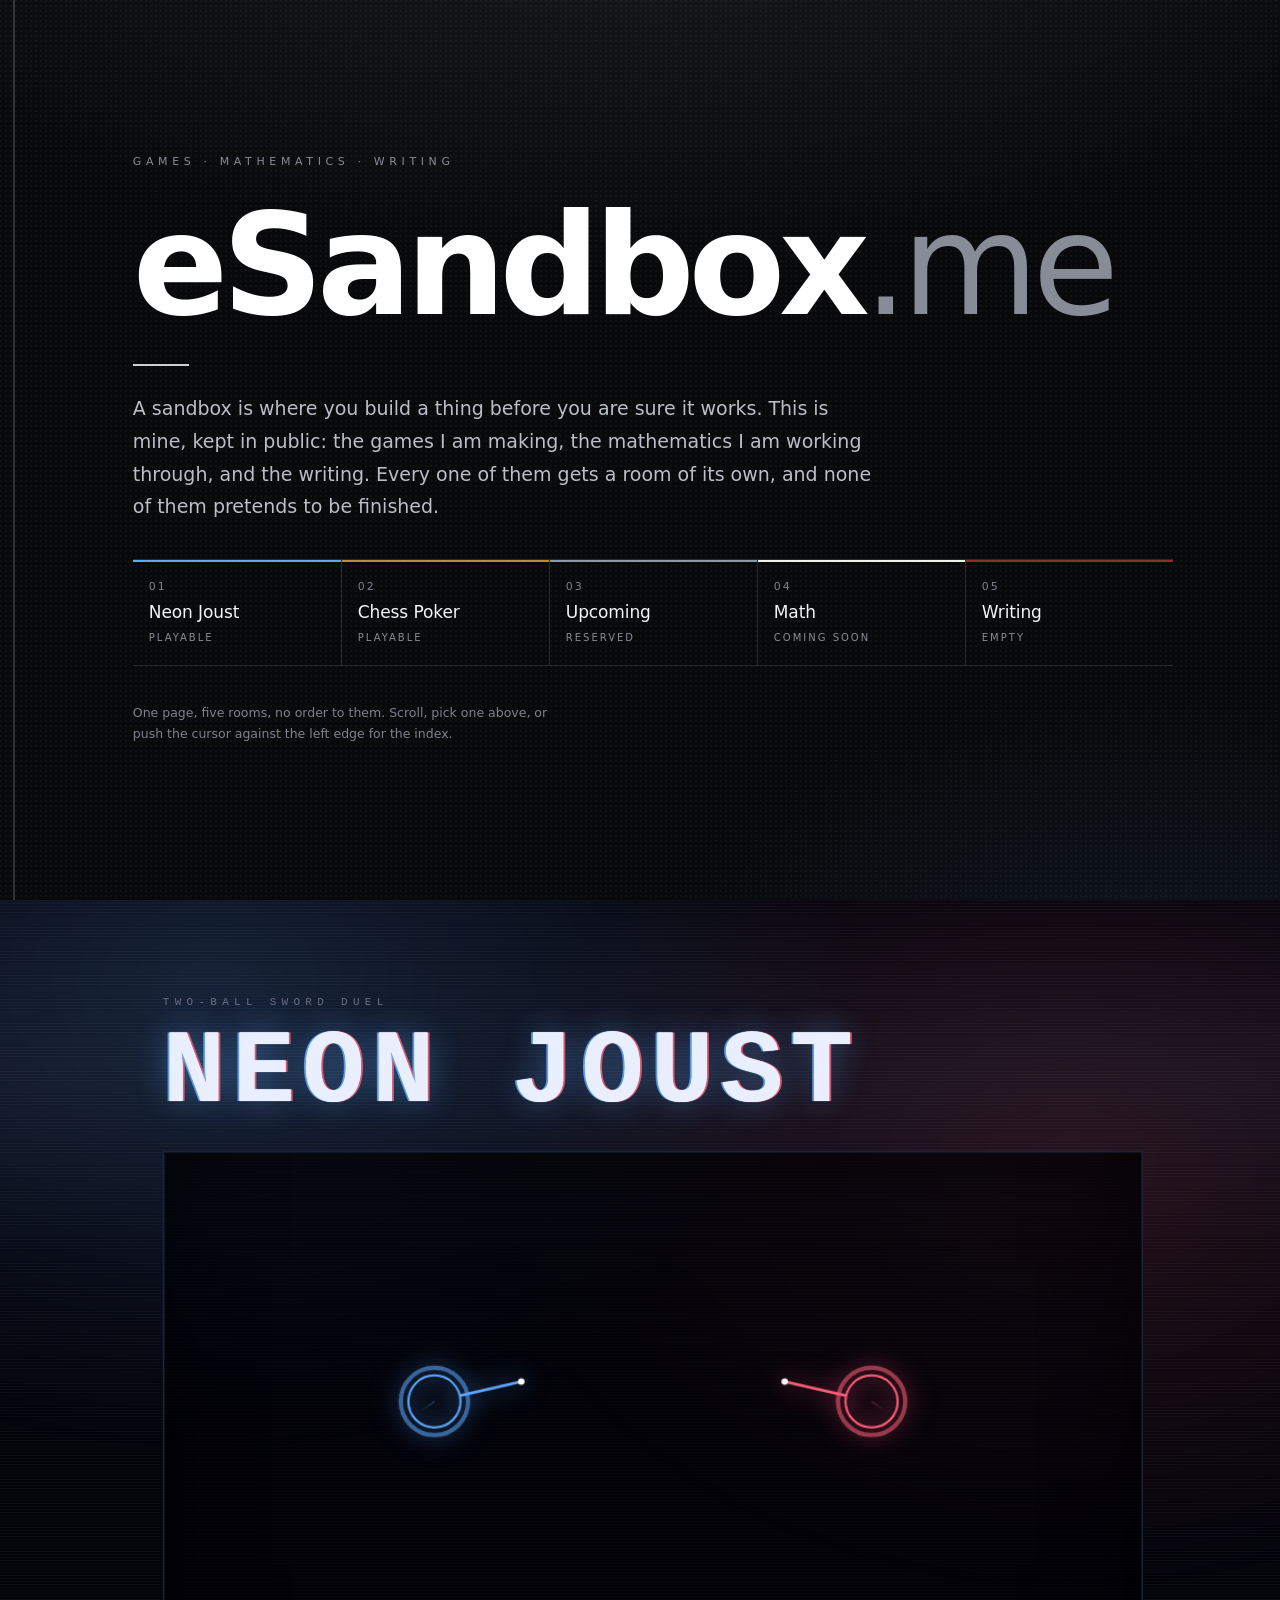
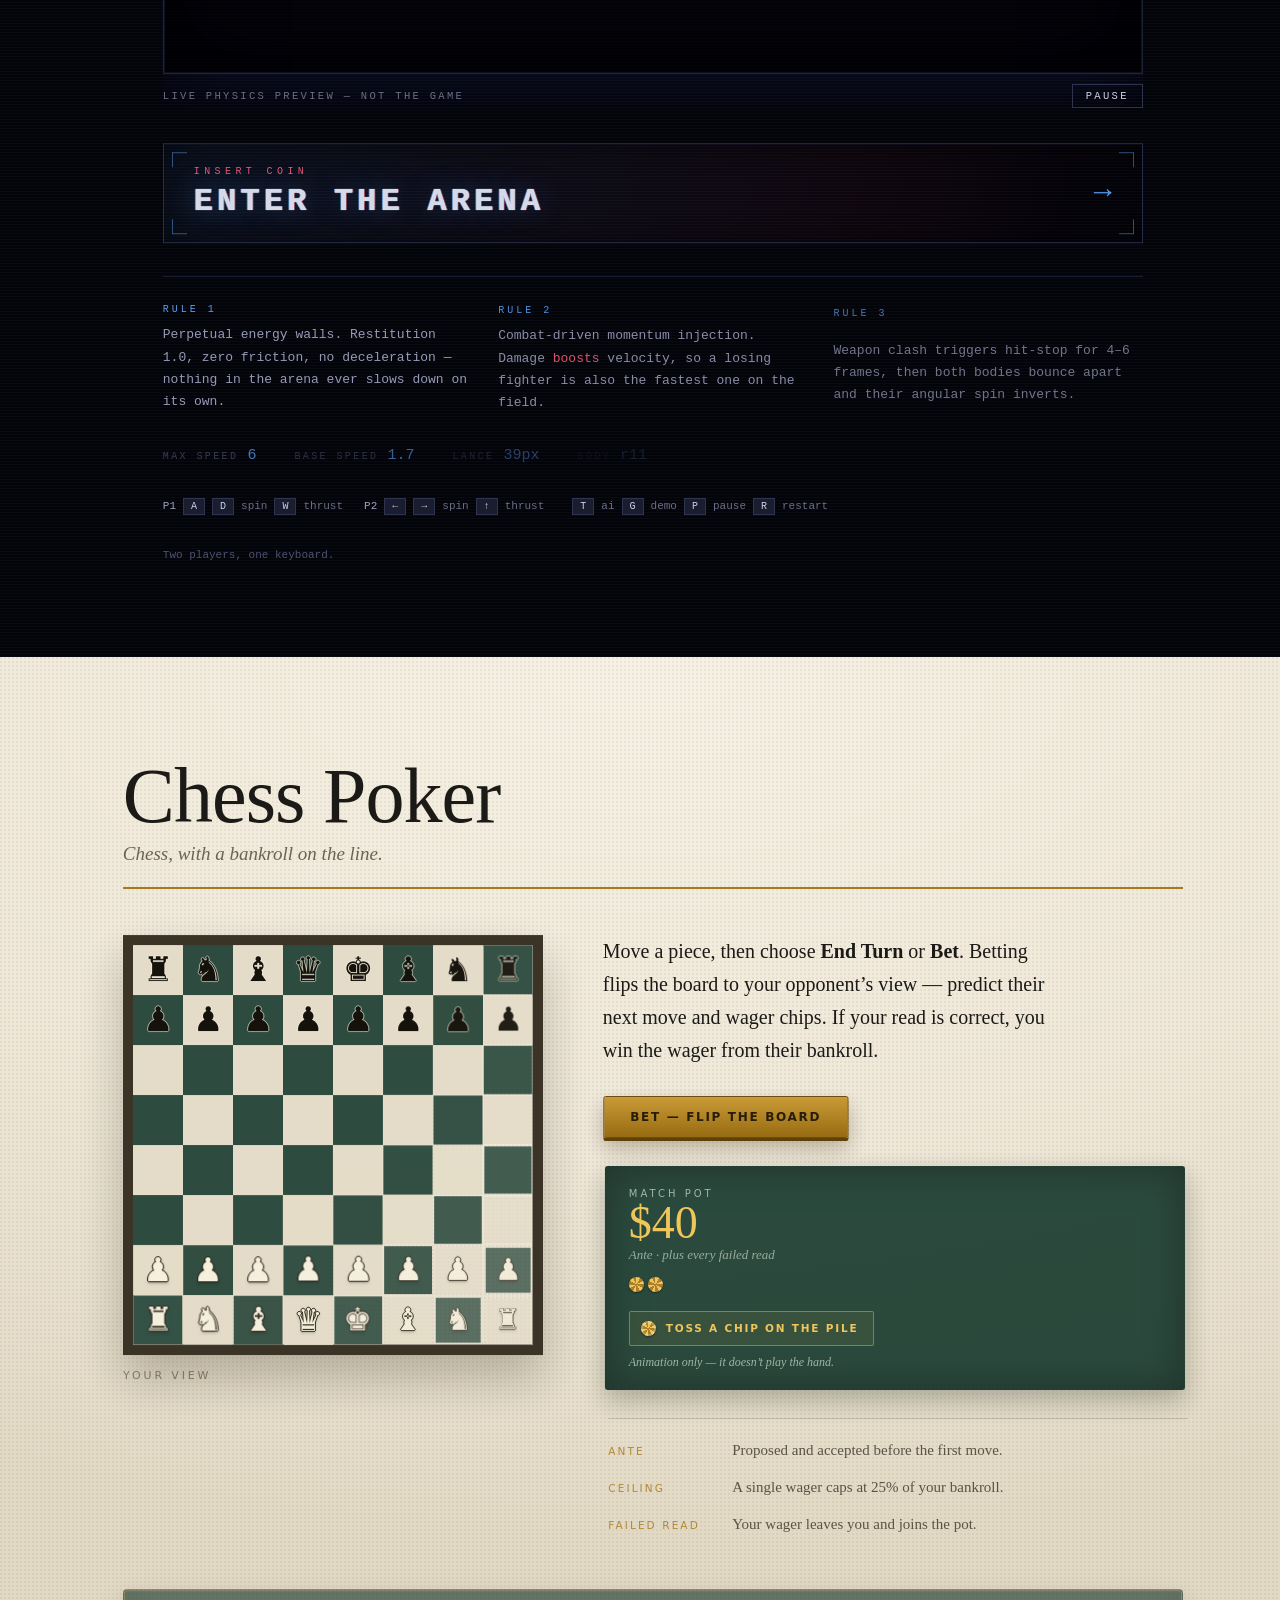
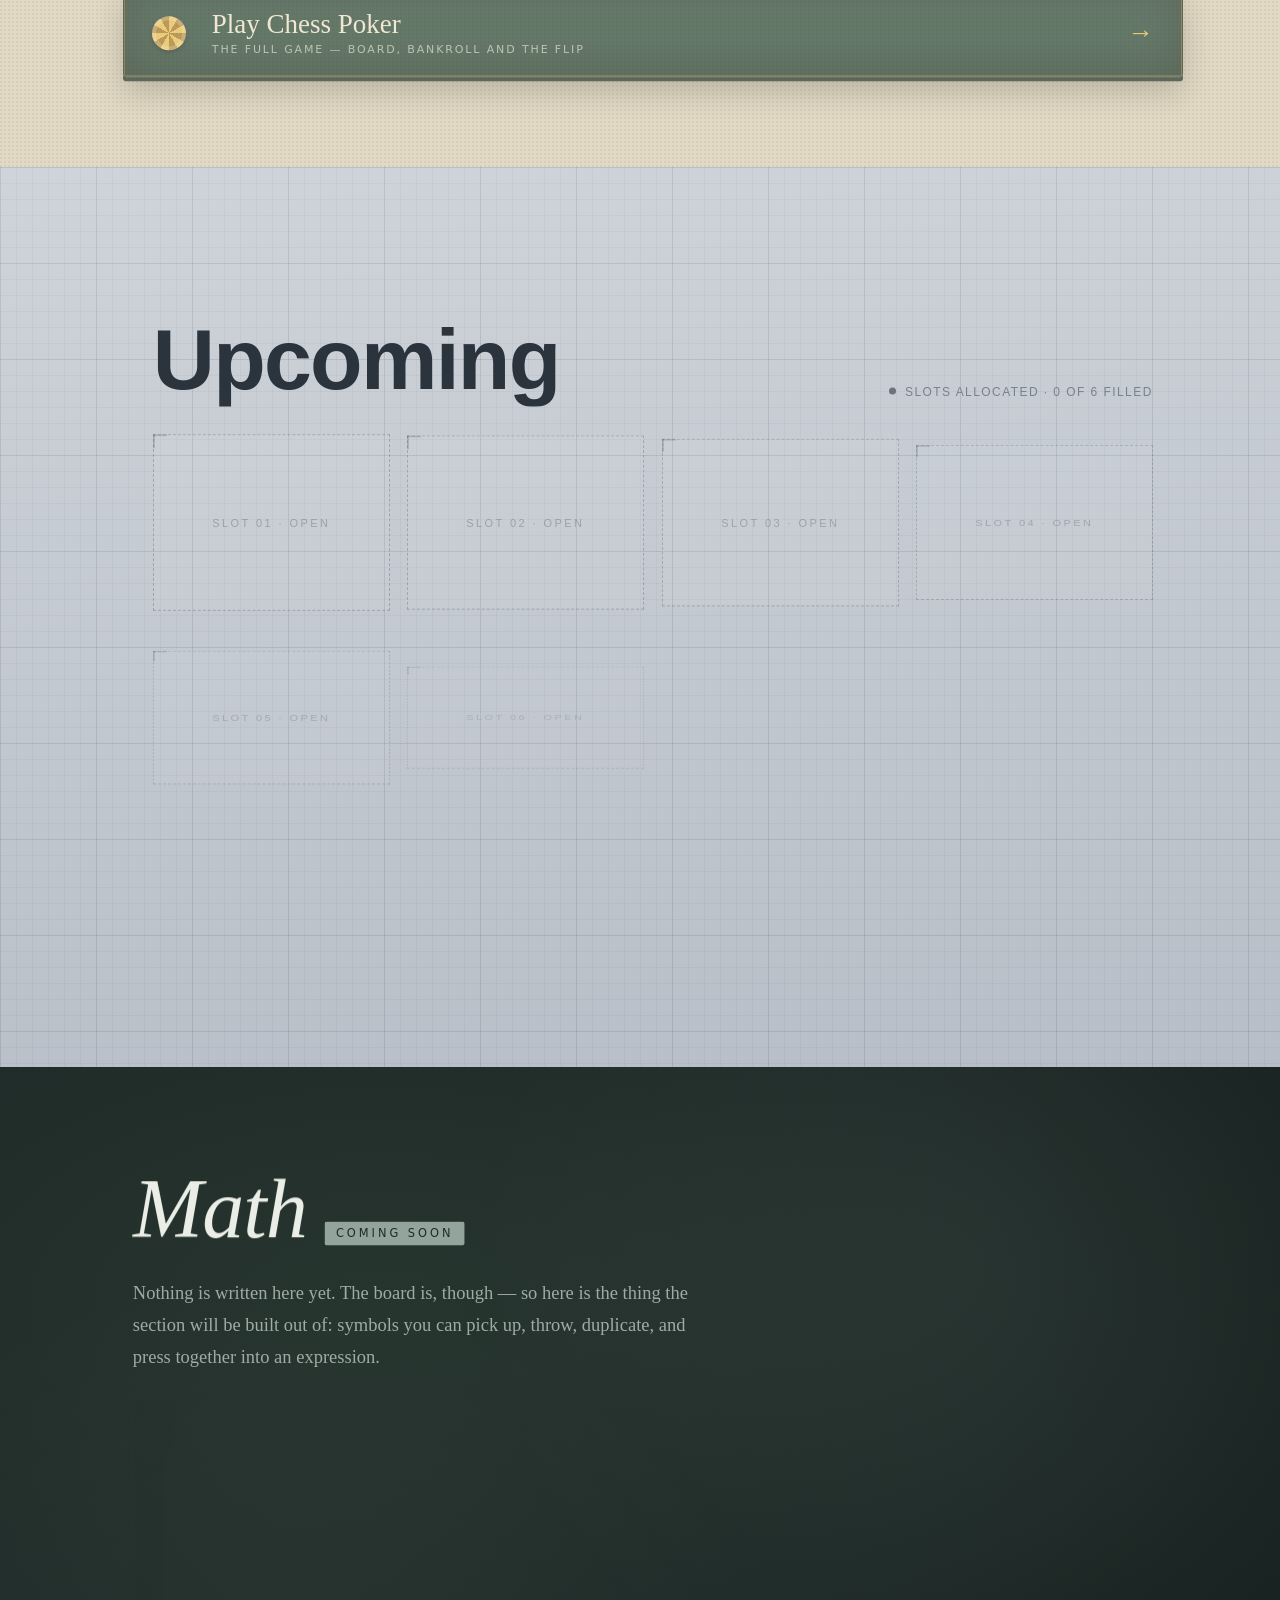
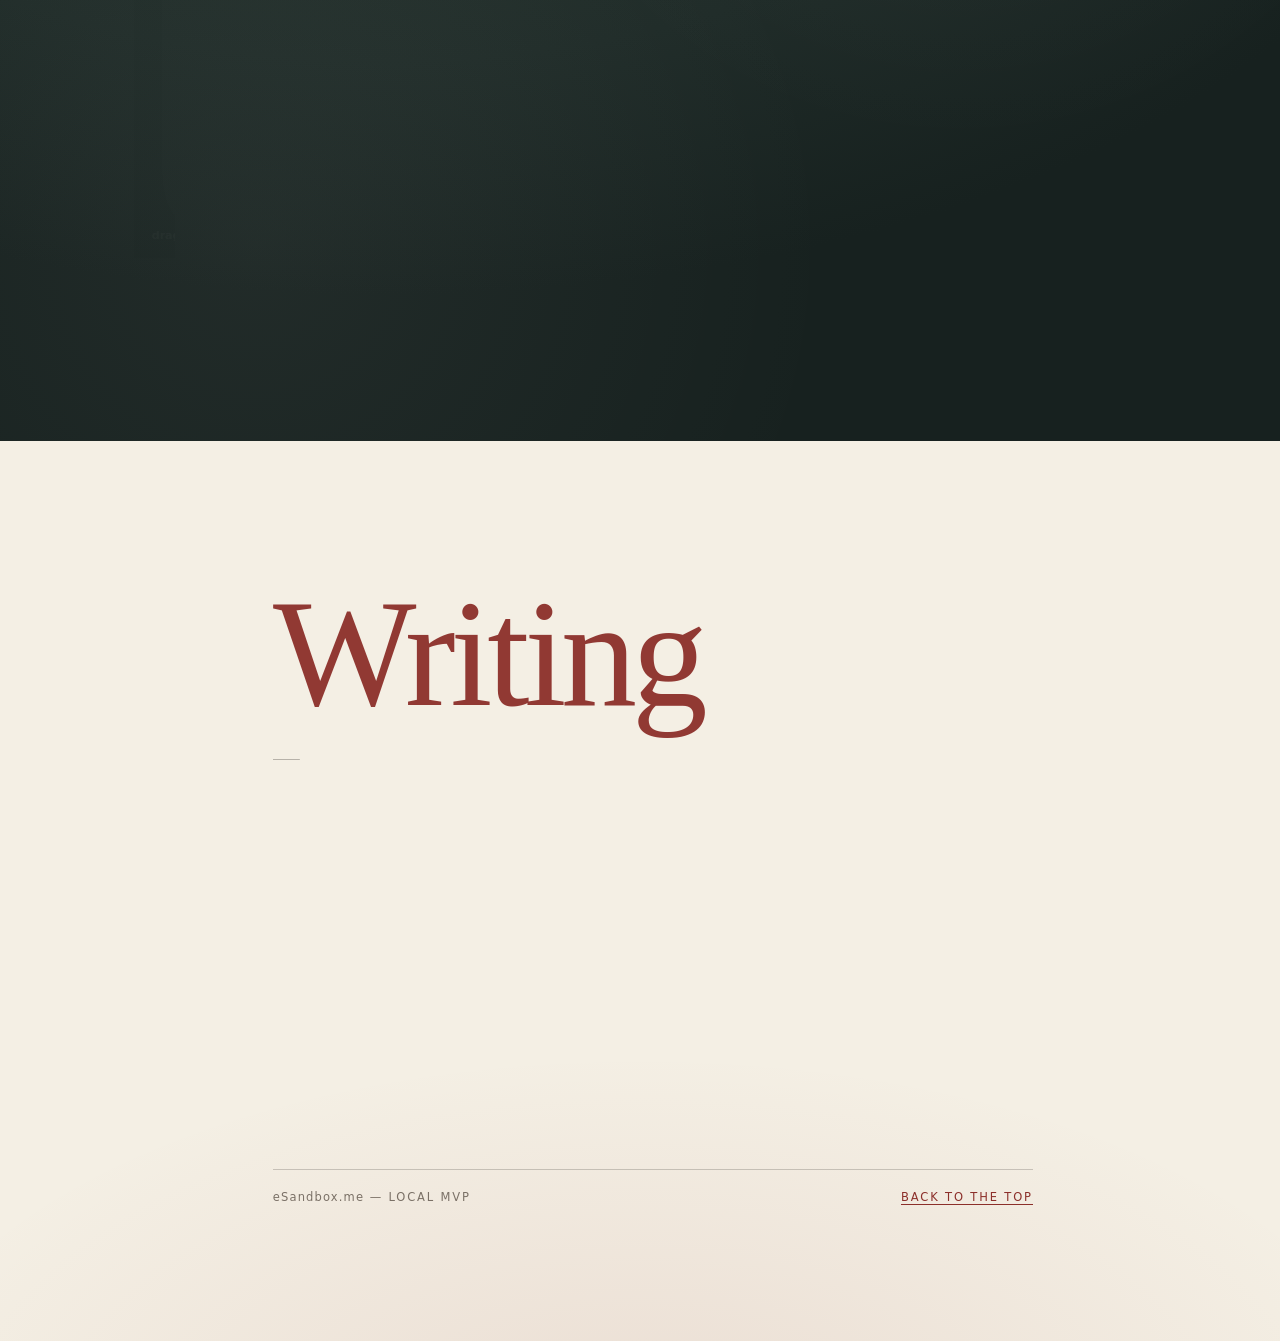
<file: index.html>
<!DOCTYPE html>
<html lang="en">
<head>
<meta charset="utf-8">
<meta name="viewport" content="width=device-width, initial-scale=1">
<title>eSandbox.me</title>
<meta name="description" content="eSandbox.me — a sandbox of games, mathematics and writing, built in the open.">
<link rel="stylesheet" href="css/base.css">
<link rel="stylesheet" href="css/sections.css">
</head>
<body>

<a class="skip" href="#joust">Skip to the first section</a>

<!-- ─────────────────────────────  LEFT-EDGE INDEX  ───────────────────────────── -->
<nav id="rail" aria-label="Section index">
  <div class="rail-hit" aria-hidden="true"></div>
  <div class="rail-spine" aria-hidden="true">
    <div class="rail-progress"></div>
  </div>
  <div class="rail-panel">
    <p class="rail-title">eSandbox.me</p>
    <ul class="rail-list">
      <li style="--i:0"><a href="#top"      data-rail="top"><i style="--sw:#f2f3f5"></i><b>00</b> Title card</a></li>
      <li style="--i:1"><a href="#joust"    data-rail="joust"><i style="--sw:#5fa8ff"></i><b>01</b> Neon Joust</a></li>
      <li style="--i:2"><a href="#cp"       data-rail="cp"><i style="--sw:#c08a2e"></i><b>02</b> Chess Poker</a></li>
      <li style="--i:3"><a href="#upcoming" data-rail="upcoming"><i style="--sw:#8b98a8"></i><b>03</b> Upcoming</a></li>
      <li style="--i:4"><a href="#math"     data-rail="math"><i style="--sw:#eef1ea"></i><b>04</b> Math</a></li>
      <li style="--i:5"><a href="#writing"  data-rail="writing"><i style="--sw:#8c2f2a"></i><b>05</b> Writing</a></li>
    </ul>
    <p class="rail-foot">Jump anywhere. Nothing here needs to be read in order.</p>
  </div>
</nav>

<main>

<!-- ═══════════════════════════  00 · TITLE CARD  ═══════════════════════════
     The one room with no aesthetic of its own, and the only one that is
     entirely still: no entrance, no idle loop, no scroll-linked drift. Its
     whole job is to say what the site is and list what is in it.

     The name is case-sensitive — eSandbox.me — so nothing here may apply
     text-transform to it. See css/sections.css, block 00. -->
<section id="top" class="sec sec-hero" data-sec="top">
  <div class="he-field" aria-hidden="true"></div>
  <div class="he-inner">

    <p class="he-eyebrow">games &middot; mathematics &middot; writing</p>

    <h1 class="he-mark">eSandbox<span class="he-tld">.me</span></h1>

    <p class="he-lede">
      A sandbox is where you build a thing before you are sure it works. This is mine, kept in
      public: the games I am making, the mathematics I am working through, and the writing.
      Every one of them gets a room of its own, and none of them pretends to be finished.
    </p>

    <ul class="he-index">
      <li style="--sw:#5fa8ff"><a href="#joust" data-jump>
        <b>01</b><span class="he-ix-name">Neon Joust</span><span class="he-ix-state">playable</span>
      </a></li>
      <li style="--sw:#c08a2e"><a href="#cp" data-jump>
        <b>02</b><span class="he-ix-name">Chess Poker</span><span class="he-ix-state">playable</span>
      </a></li>
      <li style="--sw:#8b98a8"><a href="#upcoming" data-jump>
        <b>03</b><span class="he-ix-name">Upcoming</span><span class="he-ix-state">reserved</span>
      </a></li>
      <li style="--sw:#eef1ea"><a href="#math" data-jump>
        <b>04</b><span class="he-ix-name">Math</span><span class="he-ix-state">coming soon</span>
      </a></li>
      <li style="--sw:#8c2f2a"><a href="#writing" data-jump>
        <b>05</b><span class="he-ix-name">Writing</span><span class="he-ix-state">empty</span>
      </a></li>
    </ul>

    <p class="he-foot">
      One page, five rooms, no order to them. Scroll, pick one above, or push the cursor
      against the left edge for the index.
    </p>

  </div>
</section>

<!-- ═══════════════════════════  01 · NEON JOUST  ═══════════════════════════ -->
<section id="joust" class="sec sec-joust" data-sec="joust">
  <div class="jo-scan" aria-hidden="true"></div>
  <div class="jo-inner">

    <header class="jo-head">
      <p class="jo-kicker">two-ball sword duel</p>
      <!-- h2, not h1: the page's h1 is the wordmark on the title card above,
           and the five sections are all one level under it. -->
      <h2 class="jo-title" data-glitch="NEON JOUST">NEON JOUST</h2>
    </header>

    <figure class="jo-arena">
      <canvas id="jo-canvas" width="900" height="480"
              role="img"
              aria-label="Live physics preview: two spinning jousters with lances bouncing inside a closed arena."></canvas>
      <figcaption class="jo-cap">
        live physics preview &mdash; not the game
        <button type="button" id="jo-toggle" class="jo-btn" aria-pressed="true">pause</button>
      </figcaption>
    </figure>

    <!-- The way in. The canvas above says "not the game"; this is the game.
         Both game links on this page are site-absolute (/games/<slug>/) so they
         resolve on esandbox.me. To exercise them locally, serve the parent
         folder — see README, "Run it". -->
    <a class="jo-enter" href="/games/neon-joust/" aria-label="Enter the arena — play Neon Joust">
      <span class="jo-enter-kick">insert coin</span>
      <span class="jo-enter-label">Enter the arena</span>
      <span class="jo-enter-arrow" aria-hidden="true">&rarr;</span>
    </a>

    <ol class="jo-rules">
      <li>
        <span class="jo-n">Rule 1</span>
        <p>Perpetual energy walls. Restitution 1.0, zero friction, no deceleration &mdash; nothing in the arena ever slows down on its own.</p>
      </li>
      <li>
        <span class="jo-n">Rule 2</span>
        <p>Combat-driven momentum injection. Damage <em>boosts</em> velocity, so a losing fighter is also the fastest one on the field.</p>
      </li>
      <li>
        <span class="jo-n">Rule 3</span>
        <p>Weapon clash triggers hit-stop for 4&ndash;6 frames, then both bodies bounce apart and their angular spin inverts.</p>
      </li>
    </ol>

    <dl class="jo-spec">
      <div><dt>max speed</dt><dd>12</dd></div>
      <div><dt>base speed</dt><dd>3.6</dd></div>
      <div><dt>lance</dt><dd>82px</dd></div>
      <div><dt>body</dt><dd>r24</dd></div>
      <div><dt>damage</dt><dd>12</dd></div>
    </dl>

    <p class="jo-keys">
      <b>P1</b> <kbd>A</kbd><kbd>D</kbd> spin <kbd>W</kbd> thrust
      <b>P2</b> <kbd>&larr;</kbd><kbd>&rarr;</kbd> spin <kbd>&uarr;</kbd> thrust
      <b></b> <kbd>T</kbd> ai <kbd>G</kbd> demo <kbd>P</kbd> pause <kbd>R</kbd> restart
    </p>
    <p class="jo-note">Two players, one keyboard.</p>

  </div>
</section>

<!-- ═══════════════════════════  02 · CHESS POKER  ═══════════════════════════ -->
<section id="cp" class="sec sec-cp" data-sec="cp">
  <div class="cp-inner">

    <header class="cp-head">
      <h2 class="cp-title">Chess&nbsp;Poker</h2>
      <p class="cp-sub">Chess, with a bankroll on the line.</p>
    </header>

    <div class="cp-stage">
      <div class="cp-boardwrap">
        <div class="cp-board" id="cp-board" aria-hidden="true"></div>
        <p class="cp-flip-label" id="cp-flip-label">your view</p>
      </div>

      <div class="cp-side">
        <p class="cp-lede">
          Move a piece, then choose <b>End&nbsp;Turn</b> or <b>Bet</b>. Betting flips the board to
          your opponent&rsquo;s view &mdash; predict their next move and wager chips. If your read
          is correct, you win the wager from their bankroll.
        </p>

        <button type="button" class="cp-bet" id="cp-bet">Bet &mdash; flip the board</button>

        <div class="cp-pot">
          <p class="cp-pot-lab">Match Pot</p>
          <p class="cp-pot-amt" id="cp-pot">$0</p>
          <p class="cp-pot-break">Ante &middot; plus every failed read</p>
          <div class="cp-tray" id="cp-tray" aria-hidden="true"></div>

          <!-- The money animation, on its own button. Flipping the board is a
               change of viewpoint and moves nothing; this is the only thing on
               the page that makes the figure climb, and it is decoration. -->
          <button type="button" class="cp-raise" id="cp-raise">
            <span class="cp-raise-chip" aria-hidden="true"></span>
            <span>Toss a chip on the pile</span>
          </button>
          <p class="cp-raise-note">Animation only &mdash; it doesn&rsquo;t play the hand.</p>
          <p class="sr-only" id="cp-say" aria-live="polite"></p>
        </div>

        <dl class="cp-terms">
          <div><dt>Ante</dt><dd>Proposed and accepted before the first move.</dd></div>
          <div><dt>Ceiling</dt><dd>A single wager caps at 25% of your bankroll.</dd></div>
          <div><dt>Failed read</dt><dd>Your wager leaves you and joins the pot.</dd></div>
        </dl>
      </div>
    </div>

    <!-- The way in. Same errand as the arcade cabinet's coin slot above, in
         this section's own material: an engraved felt plaque, not a neon bar. -->
    <a class="cp-enter" href="/games/chess-poker/">
      <span class="cp-enter-chip" aria-hidden="true"></span>
      <span class="cp-enter-txt">
        <span class="cp-enter-label">Play Chess Poker</span>
        <span class="cp-enter-sub">The full game &mdash; board, bankroll and the flip</span>
      </span>
      <span class="cp-enter-arrow" aria-hidden="true">&rarr;</span>
    </a>

  </div>
</section>

<!-- ═══════════════════════════  03 · UPCOMING  ═══════════════════════════ -->
<section id="upcoming" class="sec sec-up" data-sec="upcoming">
  <div class="up-grid" aria-hidden="true"></div>
  <div class="up-inner">

    <header class="up-head">
      <h2 class="up-title">Upcoming</h2>
      <p class="up-meta"><span class="up-dot"></span>slots allocated &middot; 0 of 6 filled</p>
    </header>

    <div class="up-slots" id="up-slots" role="list" aria-label="Empty slots reserved for upcoming games"></div>

    <p class="up-note">
      Nothing is announced yet. These frames are held open on purpose &mdash; when something is
      real enough to name, it takes one of them.
    </p>

  </div>
</section>

<!-- ═══════════════════════════  04 · MATH  ═══════════════════════════ -->
<section id="math" class="sec sec-math" data-sec="math">
  <div class="ma-inner">

    <header class="ma-head">
      <h2 class="ma-title">Math</h2>
      <p class="ma-soon">coming soon</p>
    </header>

    <p class="ma-lede">
      Nothing is written here yet. The board is, though &mdash; so here is the thing the section
      will be built out of: symbols you can pick up, throw, duplicate, and press together into
      an expression.
    </p>

    <div class="ma-board" id="ma-board">
      <div class="ma-tray" id="ma-tray" aria-hidden="true"></div>
      <output class="ma-read" id="ma-read" aria-live="polite"></output>
      <p class="ma-help">
        <span><b>drag</b> to throw</span>
        <span><b>alt-drag</b> or <b>double-click</b> to copy</span>
        <span>rest two together to <b>weld</b></span>
        <span><b>double-click a weld</b> to break it</span>
      </p>
      <button type="button" class="ma-reset" id="ma-reset">reset the board</button>
    </div>

    <!-- The way on, for the day there is something to go on to. It ships with
         an empty data-href, so it is not a link and cannot 404; fill that in
         and js/waylink.js turns it into a real <a href> with its ready label. -->
    <a class="ma-open is-empty" id="ma-open"
       data-href="" data-ready-sub="worked through, written up"
       role="link" aria-disabled="true" tabindex="0">
      <span class="ma-open-label">Open the notes</span>
      <span class="ma-open-arrow" aria-hidden="true">&rarr;</span>
      <span class="ma-open-sub" data-sub>nothing on the board yet</span>
    </a>

  </div>
</section>

<!-- ═══════════════════════════  05 · WRITING  ═══════════════════════════ -->
<section id="writing" class="sec sec-wr" data-sec="writing">
  <div class="wr-inner">

    <header class="wr-head">
      <h2 class="wr-title">Writing</h2>
    </header>

    <div class="wr-sheet">
      <div class="wr-rule" aria-hidden="true"></div>
      <p class="wr-empty">
        <span class="wr-count" id="wr-count">No pieces published.</span>
        <span class="wr-caret" aria-hidden="true"></span>
      </p>
      <p class="wr-note">
        This section is empty and staying empty until there is something worth setting in type.
        When a piece lands it will appear here, newest first.
      </p>

      <!-- Same errand as `.ma-open`, in this section's material. Empty
           data-href until the archive exists — see js/waylink.js. -->
      <a class="wr-open is-empty" id="wr-open"
         data-href="" data-ready-sub="every piece, newest first"
         role="link" aria-disabled="true" tabindex="0">
        <span class="wr-open-label">Read the archive</span>
        <span class="wr-open-arrow" aria-hidden="true">&rarr;</span>
        <span class="wr-open-sub" data-sub>nothing published yet</span>
      </a>
    </div>

    <footer class="wr-foot">
      <!-- `.wr-foot` is set uppercase; the name is not, so it carries its
           own exemption. eSandbox.me, never ESANDBOX.ME. -->
      <p><span class="name">eSandbox.me</span> &mdash; local MVP</p>
      <!-- the top is now the title card, not section 01 -->
      <a href="#top" class="wr-top" data-jump>back to the top</a>
    </footer>

  </div>
</section>

</main>

<script src="vendor/gsap.min.js"></script>
<script src="vendor/ScrollTrigger.min.js"></script>
<script src="vendor/lenis.min.js"></script>
<script type="module" src="js/main.js"></script>
</body>
</html>
</file>
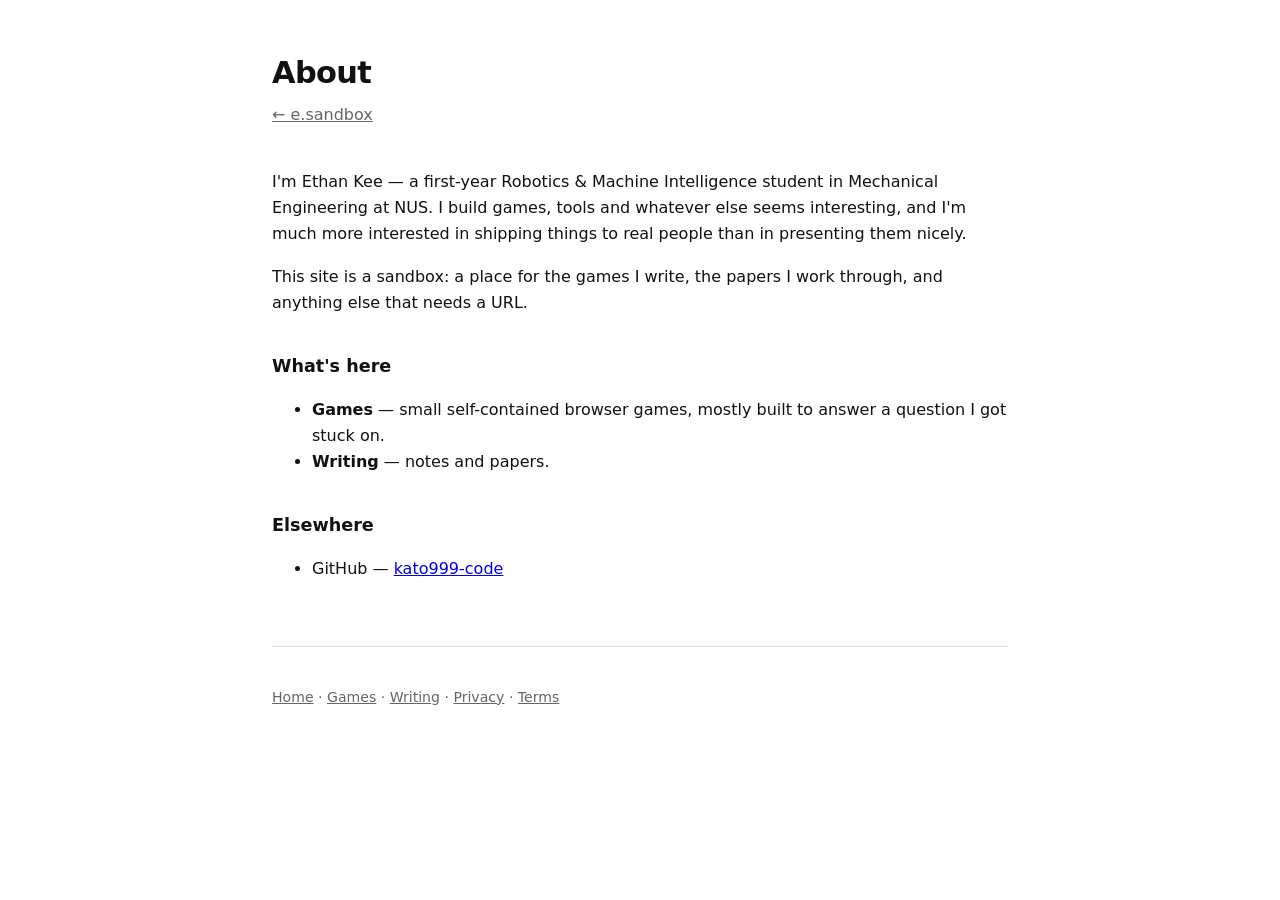
<file: about/index.html>
<!DOCTYPE html>
<html lang="en">
<head>
<meta charset="utf-8">
<meta name="viewport" content="width=device-width, initial-scale=1">
<title>About — e.sandbox</title>
<link rel="stylesheet" href="/style.css">
</head>
<body>
<div class="wrap">

<header class="site">
  <h1>About</h1>
  <p><a href="/" style="color:inherit">← e.sandbox</a></p>
</header>

<main class="prose">
  <p>I'm Ethan Kee — a first-year Robotics &amp; Machine Intelligence student in Mechanical Engineering at NUS. I build games, tools and whatever else seems interesting, and I'm much more interested in shipping things to real people than in presenting them nicely.</p>

  <p>This site is a sandbox: a place for the games I write, the papers I work through, and anything else that needs a URL.</p>

  <h2>What's here</h2>
  <ul>
    <li><strong>Games</strong> — small self-contained browser games, mostly built to answer a question I got stuck on.</li>
    <li><strong>Writing</strong> — notes and papers.</li>
  </ul>

  <h2>Elsewhere</h2>
  <ul>
    <li>GitHub — <a href="https://github.com/kato999-code">kato999-code</a></li>
  </ul>
</main>

<footer class="site">
  <p><a href="/">Home</a> · <a href="/games/">Games</a> · <a href="/writing/">Writing</a> · <a href="/privacy/">Privacy</a> · <a href="/terms/">Terms</a></p>
</footer>

</div>
</body>
</html>
</file>
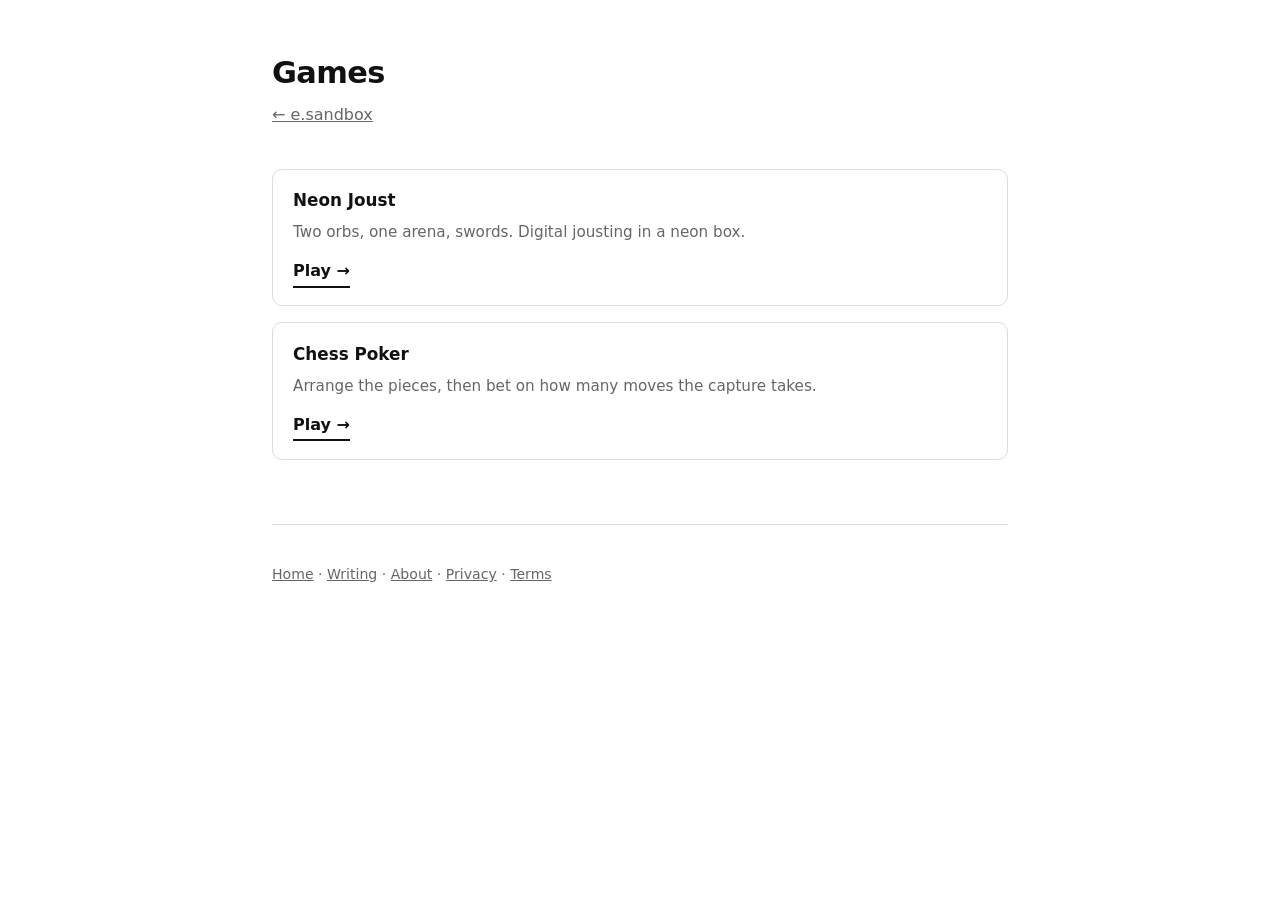
<file: games/index.html>
<!DOCTYPE html>
<html lang="en">
<head>
<meta charset="utf-8">
<meta name="viewport" content="width=device-width, initial-scale=1">
<title>Games — e.sandbox</title>
<link rel="stylesheet" href="/style.css">
</head>
<body>
<div class="wrap">

<header class="site">
  <h1>Games</h1>
  <p><a href="/" style="color:inherit">← e.sandbox</a></p>
</header>

<main>
  <section class="card">
    <h3>Neon Joust</h3>
    <p>Two orbs, one arena, swords. Digital jousting in a neon box.</p>
    <a class="button" href="/games/neon-joust/">Play →</a>
  </section>

  <section class="card">
    <h3>Chess Poker</h3>
    <p>Arrange the pieces, then bet on how many moves the capture takes.</p>
    <a class="button" href="/games/chess-poker/">Play →</a>
  </section>
</main>

<footer class="site">
  <p><a href="/">Home</a> · <a href="/writing/">Writing</a> · <a href="/about/">About</a> · <a href="/privacy/">Privacy</a> · <a href="/terms/">Terms</a></p>
</footer>

</div>
</body>
</html>
</file>
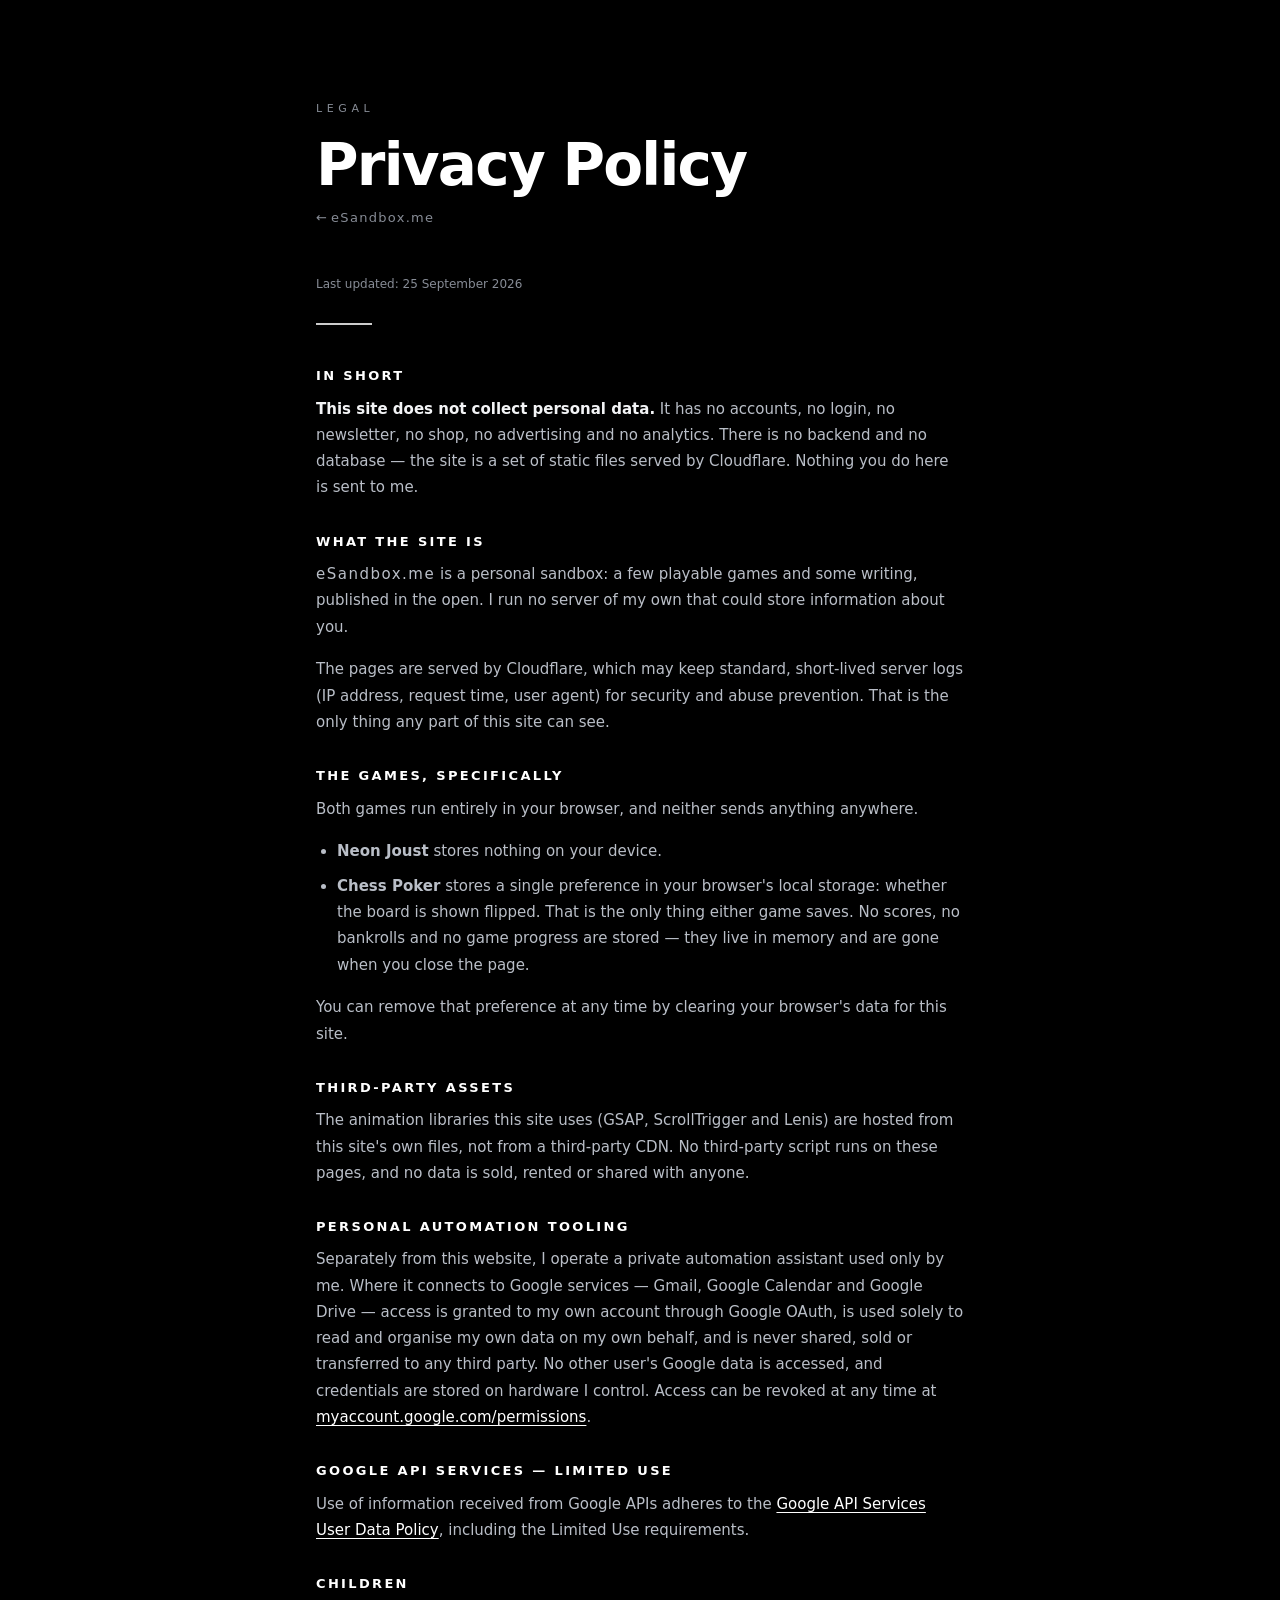
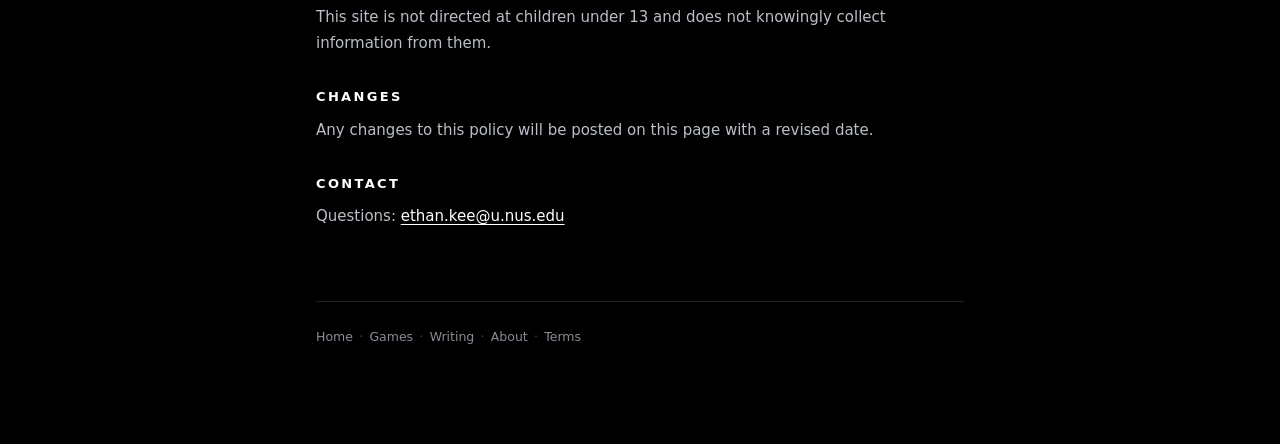
<file: privacy/index.html>
<!DOCTYPE html>
<html lang="en">
<head>
<meta charset="utf-8">
<meta name="viewport" content="width=device-width, initial-scale=1">
<title>Privacy — eSandbox.me</title>
<meta name="description" content="Privacy policy for eSandbox.me — a personal sandbox of games, mathematics and writing.">
<link rel="stylesheet" href="/css/base.css">
<link rel="stylesheet" href="/css/legal.css">
</head>
<body>
<a class="skip" href="#main">Skip to the policy</a>

<main id="main" class="legal">

  <header class="lg-head">
    <p class="lg-eyebrow">legal</p>
    <h1 class="lg-title">Privacy Policy</h1>
    <p class="lg-back"><a href="/">← <span class="name">eSandbox.me</span></a></p>
  </header>

  <p class="lg-updated">Last updated: 25 September 2026</p>

  <div class="lg-rule" aria-hidden="true"></div>

  <div class="lg-body">

    <h2>In short</h2>
    <p><strong>This site does not collect personal data.</strong> It has no accounts, no login, no newsletter, no shop, no advertising and no analytics. There is no backend and no database — the site is a set of static files served by Cloudflare. Nothing you do here is sent to me.</p>

    <h2>What the site is</h2>
    <p><span class="name">eSandbox.me</span> is a personal sandbox: a few playable games and some writing, published in the open. I run no server of my own that could store information about you.</p>
    <p>The pages are served by Cloudflare, which may keep standard, short-lived server logs (IP address, request time, user agent) for security and abuse prevention. That is the only thing any part of this site can see.</p>

    <h2>The games, specifically</h2>
    <p>Both games run entirely in your browser, and neither sends anything anywhere.</p>
    <ul>
      <li><strong>Neon Joust</strong> stores nothing on your device.</li>
      <li><strong>Chess Poker</strong> stores a single preference in your browser's local storage: whether the board is shown flipped. That is the only thing either game saves. No scores, no bankrolls and no game progress are stored — they live in memory and are gone when you close the page.</li>
    </ul>
    <p>You can remove that preference at any time by clearing your browser's data for this site.</p>

    <h2>Third-party assets</h2>
    <p>The animation libraries this site uses (GSAP, ScrollTrigger and Lenis) are hosted from this site's own files, not from a third-party CDN. No third-party script runs on these pages, and no data is sold, rented or shared with anyone.</p>

    <h2>Personal automation tooling</h2>
    <p>Separately from this website, I operate a private automation assistant used only by me. Where it connects to Google services — Gmail, Google Calendar and Google Drive — access is granted to my own account through Google OAuth, is used solely to read and organise my own data on my own behalf, and is never shared, sold or transferred to any third party. No other user's Google data is accessed, and credentials are stored on hardware I control. Access can be revoked at any time at <a href="https://myaccount.google.com/permissions">myaccount.google.com/permissions</a>.</p>

    <h2>Google API Services — Limited Use</h2>
    <p>Use of information received from Google APIs adheres to the <a href="https://developers.google.com/terms/api-services-user-data-policy">Google API Services User Data Policy</a>, including the Limited Use requirements.</p>

    <h2>Children</h2>
    <p>This site is not directed at children under 13 and does not knowingly collect information from them.</p>

    <h2>Changes</h2>
    <p>Any changes to this policy will be posted on this page with a revised date.</p>

    <h2>Contact</h2>
    <p>Questions: <a href="mailto:ethan.kee@u.nus.edu">ethan.kee@u.nus.edu</a></p>

  </div>

  <footer class="lg-foot">
    <nav aria-label="Site">
      <a href="/">Home</a><span class="sep">·</span><a href="/games/">Games</a><span class="sep">·</span><a href="/writing/">Writing</a><span class="sep">·</span><a href="/about/">About</a><span class="sep">·</span><a href="/terms/">Terms</a>
    </nav>
  </footer>

</main>
</body>
</html>
</file>
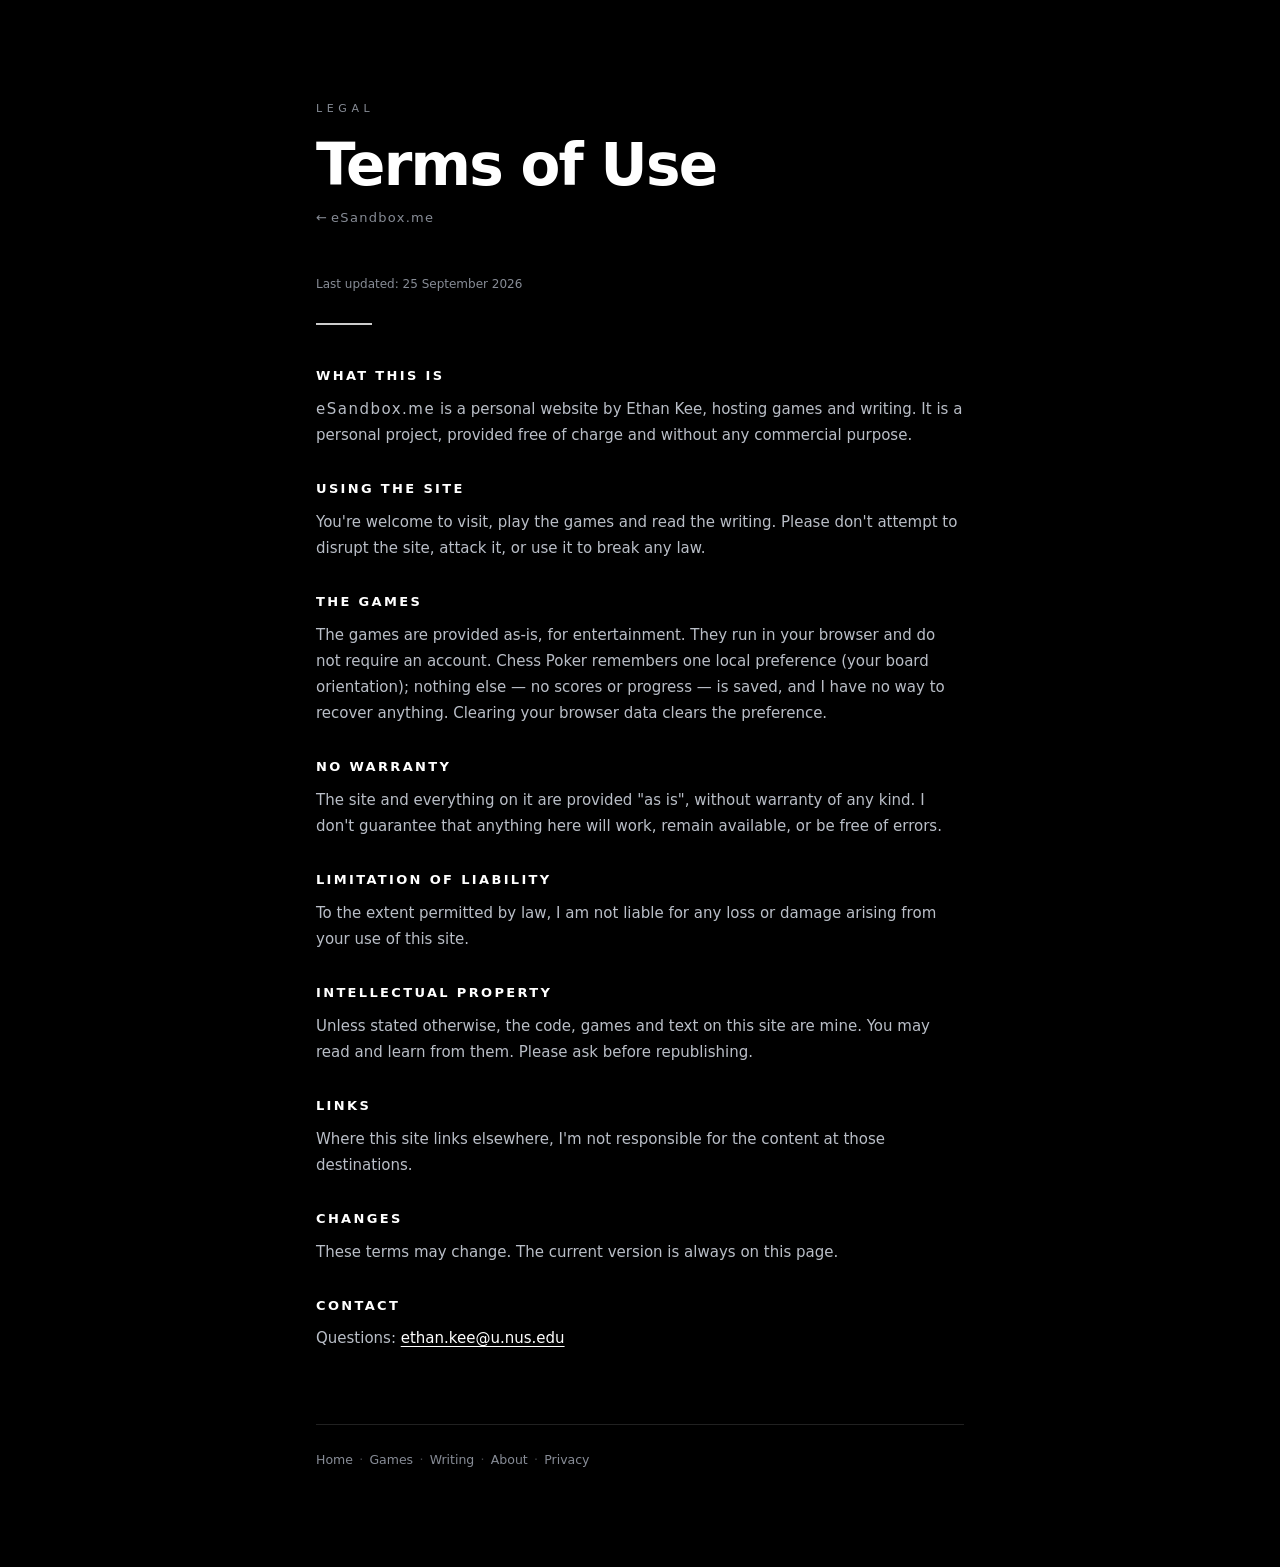
<file: terms/index.html>
<!DOCTYPE html>
<html lang="en">
<head>
<meta charset="utf-8">
<meta name="viewport" content="width=device-width, initial-scale=1">
<title>Terms — eSandbox.me</title>
<meta name="description" content="Terms of use for eSandbox.me — a personal sandbox of games, mathematics and writing.">
<link rel="stylesheet" href="/css/base.css">
<link rel="stylesheet" href="/css/legal.css">
</head>
<body>
<a class="skip" href="#main">Skip to the terms</a>

<main id="main" class="legal">

  <header class="lg-head">
    <p class="lg-eyebrow">legal</p>
    <h1 class="lg-title">Terms of Use</h1>
    <p class="lg-back"><a href="/">← <span class="name">eSandbox.me</span></a></p>
  </header>

  <p class="lg-updated">Last updated: 25 September 2026</p>

  <div class="lg-rule" aria-hidden="true"></div>

  <div class="lg-body">

    <h2>What this is</h2>
    <p><span class="name">eSandbox.me</span> is a personal website by Ethan Kee, hosting games and writing. It is a personal project, provided free of charge and without any commercial purpose.</p>

    <h2>Using the site</h2>
    <p>You're welcome to visit, play the games and read the writing. Please don't attempt to disrupt the site, attack it, or use it to break any law.</p>

    <h2>The games</h2>
    <p>The games are provided as-is, for entertainment. They run in your browser and do not require an account. Chess Poker remembers one local preference (your board orientation); nothing else — no scores or progress — is saved, and I have no way to recover anything. Clearing your browser data clears the preference.</p>

    <h2>No warranty</h2>
    <p>The site and everything on it are provided "as is", without warranty of any kind. I don't guarantee that anything here will work, remain available, or be free of errors.</p>

    <h2>Limitation of liability</h2>
    <p>To the extent permitted by law, I am not liable for any loss or damage arising from your use of this site.</p>

    <h2>Intellectual property</h2>
    <p>Unless stated otherwise, the code, games and text on this site are mine. You may read and learn from them. Please ask before republishing.</p>

    <h2>Links</h2>
    <p>Where this site links elsewhere, I'm not responsible for the content at those destinations.</p>

    <h2>Changes</h2>
    <p>These terms may change. The current version is always on this page.</p>

    <h2>Contact</h2>
    <p>Questions: <a href="mailto:ethan.kee@u.nus.edu">ethan.kee@u.nus.edu</a></p>

  </div>

  <footer class="lg-foot">
    <nav aria-label="Site">
      <a href="/">Home</a><span class="sep">·</span><a href="/games/">Games</a><span class="sep">·</span><a href="/writing/">Writing</a><span class="sep">·</span><a href="/about/">About</a><span class="sep">·</span><a href="/privacy/">Privacy</a>
    </nav>
  </footer>

</main>
</body>
</html>
</file>
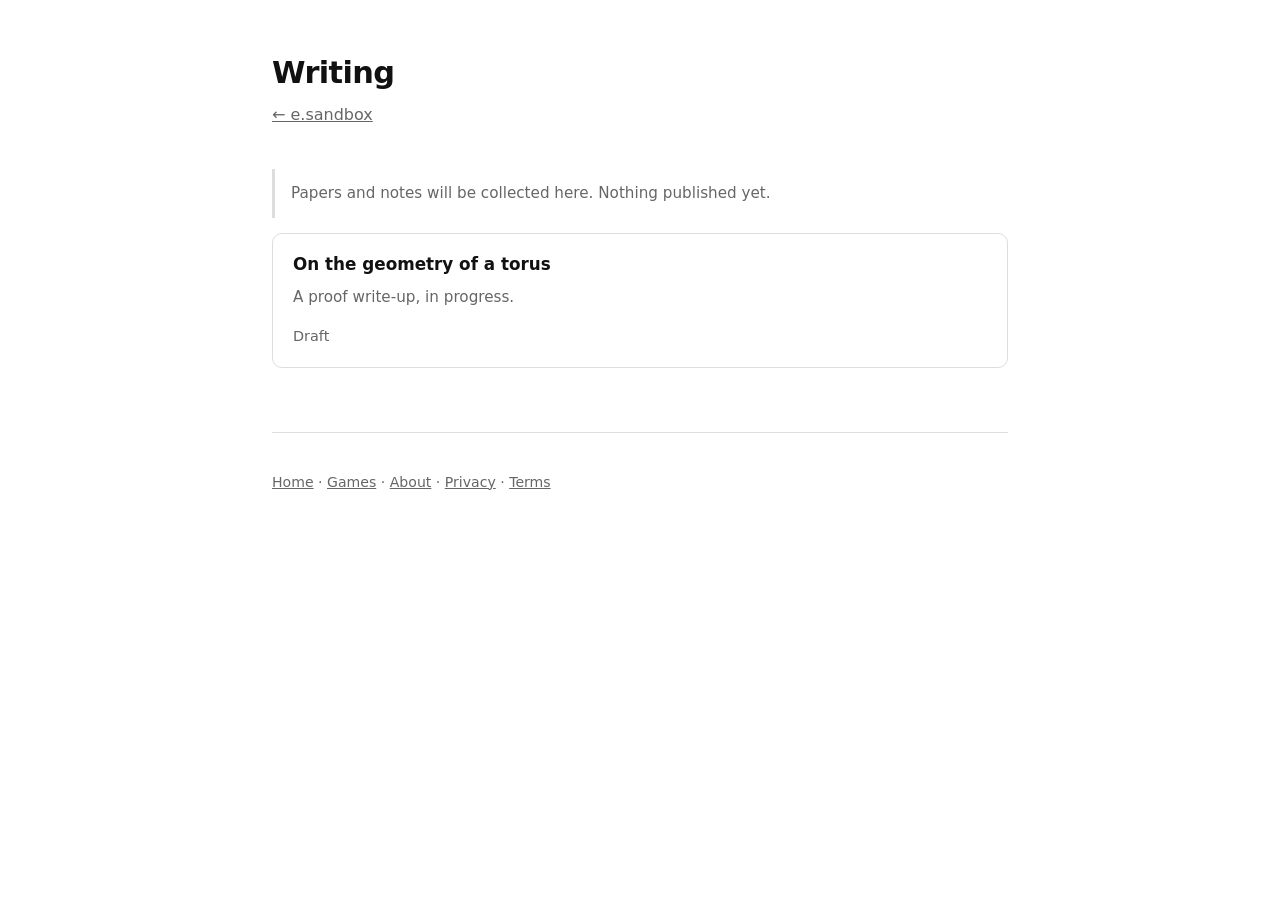
<file: writing/index.html>
<!DOCTYPE html>
<html lang="en">
<head>
<meta charset="utf-8">
<meta name="viewport" content="width=device-width, initial-scale=1">
<title>Writing — e.sandbox</title>
<link rel="stylesheet" href="/style.css">
</head>
<body>
<div class="wrap">

<header class="site">
  <h1>Writing</h1>
  <p><a href="/" style="color:inherit">← e.sandbox</a></p>
</header>

<main>
  <p class="todo">Papers and notes will be collected here. Nothing published yet.</p>

  <section class="card">
    <h3>On the geometry of a torus</h3>
    <p>A proof write-up, in progress.</p>
    <span style="color:var(--muted);font-size:.9rem">Draft</span>
  </section>
</main>

<footer class="site">
  <p><a href="/">Home</a> · <a href="/games/">Games</a> · <a href="/about/">About</a> · <a href="/privacy/">Privacy</a> · <a href="/terms/">Terms</a></p>
</footer>

</div>
</body>
</html>
</file>
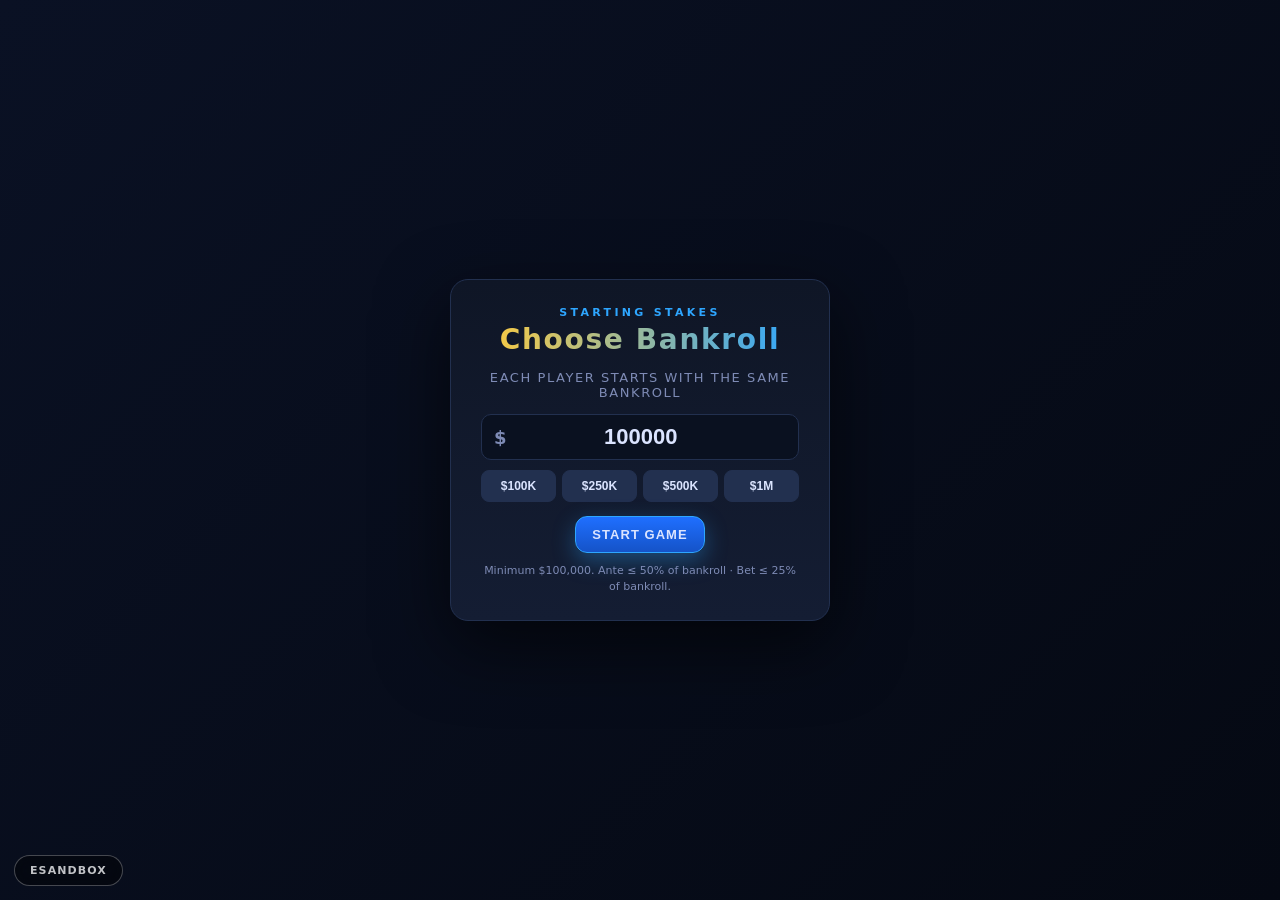
<file: games/chess-poker/index.html>
<!DOCTYPE html>
<html lang="en">
<head>
<meta charset="utf-8">
<meta name="viewport" content="width=device-width, initial-scale=1">
<title>Chess Poker</title>
<style>
  :root{
    --bs:480px;
    --bg:#070b16;
    --panel:#0f1626;
    --panel2:#141d33;
    --line:#22304f;
    --txt:#dbe4ff;
    --mut:#7e8bb5;
    --blue:#2ea6ff;
    --blue-deep:#1f6fff;
    --gold:#ffcb3d;
    --green:#2ee37a;
    --red:#ff4d6d;
    --light-sq:#d9def0;
    --dark-sq:#5b6796;
  }
  *{box-sizing:border-box}
  html,body{margin:0;height:100%}
  body{
    background:radial-gradient(1200px 800px at 50% -10%, #16203c 0%, var(--bg) 60%);
    color:var(--txt);
    font-family:"Segoe UI",system-ui,-apple-system,Roboto,Helvetica,Arial,sans-serif;
    min-height:100%;
    overflow-x:hidden;
  }
  header{
    display:flex;align-items:center;gap:18px;
    padding:12px 22px;border-bottom:1px solid var(--line);
    background:linear-gradient(180deg, rgba(20,29,51,.9), rgba(15,22,38,.6));
    backdrop-filter:blur(6px);
  }
  header h1{
    margin:0;font-size:20px;letter-spacing:.14em;text-transform:uppercase;
    background:linear-gradient(90deg,var(--gold),var(--blue));
    -webkit-background-clip:text;background-clip:text;color:transparent;
  }
  header .sub{color:var(--mut);font-size:12px;letter-spacing:.18em;text-transform:uppercase}
  .spacer{flex:1}
  .mode-toggle{display:flex;background:var(--panel2);border:1px solid var(--line);border-radius:10px;overflow:hidden}
  .mode-toggle button{
    background:transparent;color:var(--mut);border:0;padding:8px 14px;cursor:pointer;
    font-size:12px;letter-spacing:.1em;text-transform:uppercase;font-weight:600;
  }
  .mode-toggle button.active{background:linear-gradient(180deg,var(--blue-deep),#155ad6);color:#fff;box-shadow:inset 0 0 18px rgba(46,166,255,.5)}
  .top-btn{
    background:linear-gradient(180deg,#243056,#19223f);color:var(--txt);
    border:1px solid var(--line);border-radius:10px;padding:8px 14px;cursor:pointer;
    font-size:12px;letter-spacing:.1em;text-transform:uppercase;font-weight:600;
  }
  .top-btn:hover{border-color:var(--blue)}
  main{
    display:grid;grid-template-columns:240px auto 240px;gap:18px;
    padding:18px;align-items:start;justify-content:center;
  }
  aside{display:flex;flex-direction:column;gap:14px}
  .card{
    background:linear-gradient(180deg,var(--panel),var(--panel2));
    border:1px solid var(--line);border-radius:14px;padding:14px;
    box-shadow:0 10px 30px rgba(0,0,0,.35);
  }
  .player{position:relative;transition:border-color .3s, box-shadow .3s}
  .player .pname{font-size:13px;letter-spacing:.16em;text-transform:uppercase;color:var(--mut)}
  .player .pname b{color:var(--txt);font-size:15px}
  .player.active{border-color:var(--blue);box-shadow:0 0 0 1px var(--blue),0 0 26px rgba(46,166,255,.35)}
  .player.active .pname b{color:var(--blue)}
  .bankroll-tray{
    margin-top:10px;display:flex;align-items:center;justify-content:space-between;
    background:rgba(0,0,0,.3);border:1px solid var(--line);border-radius:10px;padding:8px 10px;
  }
  .bankroll-tray .lab{font-size:10px;letter-spacing:.16em;text-transform:uppercase;color:var(--mut)}
  .bankroll-tray .amt{font-size:18px;font-weight:700;color:var(--gold);font-variant-numeric:tabular-nums}
  #tray-w{box-shadow:inset 0 0 0 1px rgba(255,255,255,.04)}
  .tray-chips{display:flex;gap:3px}
  .mini-chip{width:12px;height:12px;border-radius:50%;border:2px dashed rgba(255,255,255,.5);box-shadow:0 1px 2px rgba(0,0,0,.5)}
  .pot-card{border-color:rgba(255,203,61,.35);background:linear-gradient(180deg,#1a1605,#13110a)}
  .pot-card .pot-amt{font-size:30px;font-weight:800;color:var(--gold);text-shadow:0 0 18px rgba(255,203,61,.5);font-variant-numeric:tabular-nums}
  .pot-card .pot-lab{font-size:11px;letter-spacing:.2em;text-transform:uppercase;color:var(--gold);opacity:.8}
  .pot-glow{height:8px;border-radius:6px;margin-top:8px;background:linear-gradient(90deg,transparent,var(--gold),transparent);opacity:.6;animation:potpulse 2.4s ease-in-out infinite}
  @keyframes potpulse{0%,100%{opacity:.3}50%{opacity:.85}}

  .center{display:flex;flex-direction:column;align-items:center;gap:14px}
  .board-stage{
    position:relative;width:var(--bs);height:var(--bs);
    perspective:1500px;border-radius:10px;
  }
  .board-flipper{position:relative;width:100%;height:100%;transform-style:preserve-3d;transition:transform .7s cubic-bezier(.2,.75,.2,1)}
  .board-flipper.flipped{transform:rotateY(180deg)}
  .board-face{position:absolute;inset:0;backface-visibility:hidden;-webkit-backface-visibility:hidden;border-radius:8px;overflow:hidden;box-shadow:0 18px 50px rgba(0,0,0,.55),0 0 0 2px #0b1020,0 0 0 6px #1b2440}
  .board-face.back{transform:rotateY(180deg)}
  .board-flipper:not(.flipped) .board-face.back{pointer-events:none}
  .board-flipper.flipped .board-face.front{pointer-events:none}
  .board{display:grid;grid-template-columns:repeat(8,1fr);grid-template-rows:repeat(8,1fr);width:100%;height:100%}
  .cell{position:relative;display:flex;align-items:center;justify-content:center;cursor:pointer;user-select:none}
  .cell.light{background:var(--light-sq)}
  .cell.dark{background:var(--dark-sq)}
  .cell .piece{font-size:46px;line-height:1;font-family:"Segoe UI Symbol","DejaVu Sans",Arial,sans-serif;pointer-events:none;filter:drop-shadow(0 2px 2px rgba(0,0,0,.45))}
  .piece.w{color:#fbfbfb;-webkit-text-stroke:1.2px #1a1a1a;text-shadow:0 1px 1px rgba(0,0,0,.5)}
  .piece.b{color:#161616;-webkit-text-stroke:1.2px #000;text-shadow:0 1px 1px rgba(255,255,255,.12)}
  .cell.selected{box-shadow:inset 0 0 0 4px var(--blue)}
  .cell.lastmove{box-shadow:inset 0 0 0 3px rgba(255,203,61,.7)}
  .cell.check{background:radial-gradient(circle,var(--red),#7a0020)!important}
  .cell.legal::after{content:"";position:absolute;width:30%;height:30%;border-radius:50%;background:rgba(46,166,255,.55);box-shadow:0 0 10px rgba(46,166,255,.7)}
  .cell.legal.legal-capture::after{width:78%;height:78%;background:transparent;box-shadow:inset 0 0 0 4px rgba(255,77,109,.85),0 0 12px rgba(255,77,109,.6)}
  .cell.pred-from{box-shadow:inset 0 0 0 4px var(--gold)}
  .cell.pred-to{box-shadow:inset 0 0 0 4px var(--green),inset 0 0 22px rgba(46,227,122,.5)}
  .ranklabel,.filelabel{position:absolute;font-size:10px;font-weight:700;opacity:.55;pointer-events:none}
  .ranklabel{left:3px;top:1px}
  .filelabel{right:3px;bottom:0px}
  .cell.light .ranklabel,.cell.light .filelabel{color:#4a557f}
  .cell.dark .ranklabel,.cell.dark .filelabel{color:#d9def0}

  .tint{position:absolute;inset:0;border-radius:8px;background:radial-gradient(circle at 50% 50%,rgba(46,166,255,.28),rgba(31,111,255,.55));mix-blend-mode:screen;opacity:0;transition:opacity .4s;pointer-events:none;z-index:6}
  .board-stage.pred .tint{opacity:1}
  .pred-banner-top{position:absolute;top:-34px;left:50%;transform:translateX(-50%);background:linear-gradient(90deg,var(--blue-deep),var(--blue));color:#fff;font-weight:800;letter-spacing:.18em;text-transform:uppercase;font-size:12px;padding:7px 16px;border-radius:20px;box-shadow:0 6px 20px rgba(46,166,255,.5);opacity:0;transition:opacity .3s;z-index:7;white-space:nowrap}
  .board-stage.pred .pred-banner-top{opacity:1}

  .below{width:var(--bs);min-height:150px;display:flex;flex-direction:column;gap:10px}
  .decision-row{display:flex;gap:12px;justify-content:center;align-items:center}
  .btn{border:1px solid var(--line);background:linear-gradient(180deg,#22304f,#172039);color:var(--txt);border-radius:12px;padding:12px 22px;font-size:14px;font-weight:700;letter-spacing:.08em;cursor:pointer;text-transform:uppercase;transition:transform .12s,box-shadow .2s,border-color .2s}
  .btn:hover{transform:translateY(-2px);border-color:var(--blue)}
  .btn.bet{background:linear-gradient(180deg,var(--blue-deep),#1553c8);border-color:var(--blue);box-shadow:0 8px 22px rgba(46,166,255,.35)}
  .btn.end{background:linear-gradient(180deg,#2a3556,#1a2238)}
  .btn.confirm{background:linear-gradient(180deg,var(--green),#1fae5f);border-color:var(--green);color:#04210f}
  .btn.danger{background:linear-gradient(180deg,#5a1a2a,#3a121e);border-color:#7a2436;color:#ffd0d8}
  .btn:disabled{opacity:.4;cursor:not-allowed;transform:none}

  .prediction-row{display:flex;gap:14px;align-items:stretch;justify-content:center}
  .wager-tray{
    flex:1;background:linear-gradient(180deg,#101a30,#0a1224);border:1px solid var(--line);
    border-radius:14px;padding:12px 14px;position:relative;overflow:hidden;
    display:flex;flex-direction:column;justify-content:center;
  }
  .wager-tray .wt-label{font-size:10px;letter-spacing:.2em;text-transform:uppercase;color:var(--mut)}
  .wager-tray .wt-amount{font-size:26px;font-weight:800;color:var(--gold);font-variant-numeric:tabular-nums;text-shadow:0 0 16px rgba(255,203,61,.4)}
  .wt-chips{position:absolute;right:12px;bottom:10px;display:flex;gap:2px;flex-wrap:wrap-reverse;justify-content:flex-end;max-width:140px}
  .stacked-chip{width:18px;height:18px;border-radius:50%;border:2px dashed rgba(255,255,255,.6);box-shadow:0 2px 3px rgba(0,0,0,.5)}

  .betting-panel{
    width:300px;background:linear-gradient(180deg,#131c33,#0c1426);border:1px solid var(--line);
    border-radius:14px;padding:12px;display:flex;flex-direction:column;gap:8px;
  }
  .bp-title{font-size:11px;letter-spacing:.18em;text-transform:uppercase;color:var(--blue);font-weight:700}
  .bp-input-row{display:flex;gap:6px}
  .bp-input-row input{flex:1;background:#0a1120;border:1px solid var(--line);color:var(--txt);border-radius:8px;padding:8px 10px;font-size:14px;outline:none}
  .bp-input-row input:focus{border-color:var(--blue)}
  .bp-input-row button{background:#22304f;border:1px solid var(--line);color:var(--txt);border-radius:8px;padding:0 12px;font-weight:700;cursor:pointer}
  .chip-btns{display:grid;grid-template-columns:1fr 1fr;gap:6px}
  .chip-btn{border:1px solid rgba(255,255,255,.15);border-radius:8px;padding:9px 0;font-weight:800;font-size:13px;color:#fff;cursor:pointer;letter-spacing:.04em;transition:transform .1s,box-shadow .2s}
  .chip-btn:hover{transform:translateY(-2px)}
  .chip-btn:active{transform:translateY(0)}
  .chip-btn.c500{background:linear-gradient(180deg,#d23b4e,#9e1f30)}
  .chip-btn.c1000{background:linear-gradient(180deg,#2f6fd6,#1c4c9e)}
  .chip-btn.c3000{background:linear-gradient(180deg,#2aa86a,#1a7a4a)}
  .chip-btn.c5000{background:linear-gradient(180deg,#d9a32a,#9c6f12)}
  .bp-wager{font-size:13px;color:var(--mut);text-align:center}
  .bp-wager b{color:var(--gold)}
  .bp-actions{display:flex;gap:8px}
  .bp-actions .btn{flex:1;padding:10px}
  .bp-hint{font-size:11px;color:var(--mut);text-align:center;min-height:14px}
  .bp-hint.ready{color:var(--green)}

  .chip-fly{position:fixed;width:44px;height:44px;border-radius:50%;border:3px dashed rgba(255,255,255,.75);color:#fff;font-weight:800;font-size:11px;display:flex;align-items:center;justify-content:center;z-index:50;box-shadow:0 6px 16px rgba(0,0,0,.6);pointer-events:none;text-shadow:0 1px 2px rgba(0,0,0,.7)}

  .right .stats{font-size:12px;color:var(--mut);display:flex;flex-direction:column;gap:6px}
  .stats .row{display:flex;justify-content:space-between}
  .stats .row b{color:var(--txt)}
  .history{max-height:300px;overflow:auto;font-size:12px;font-family:ui-monospace,Menlo,Consolas,monospace}
  .history .h-row{display:flex;gap:8px;padding:3px 2px;border-bottom:1px solid rgba(255,255,255,.04)}
  .history .h-num{color:var(--mut);width:24px}
  .history .h-w{color:#dbe4ff}
  .history .h-b{color:#9fb4ff}
  .history .h-bet{color:var(--gold);font-size:10px;font-weight:700;letter-spacing:.05em}
  .help{font-size:11px;color:var(--mut);line-height:1.5}
  .help b{color:var(--txt)}
  .setting-row{display:flex;align-items:center;gap:8px;font-size:12px;color:var(--txt);cursor:pointer;line-height:1.4;user-select:none}
  .setting-row input{width:15px;height:15px;cursor:pointer;accent-color:var(--blue)}
  .bp-cap{font-size:11px;color:var(--mut);text-align:center;min-height:14px}
  .resign-row{display:flex;justify-content:center;margin-top:4px}

  .overlay{position:fixed;inset:0;display:none;align-items:center;justify-content:center;z-index:100}
  .overlay.show{display:flex}
  .curtain{background:linear-gradient(135deg,#0a1124,#050913);flex-direction:column;gap:18px;text-align:center}
  .curtain .ct-title{font-size:14px;letter-spacing:.3em;text-transform:uppercase;color:var(--mut)}
  .curtain .ct-name{font-size:40px;font-weight:800;letter-spacing:.06em}
  .curtain .ct-sub{color:var(--mut);font-size:13px;max-width:340px;line-height:1.6}

  .banner{position:fixed;inset:0;display:none;align-items:center;justify-content:center;z-index:120;pointer-events:none}
  .banner.show{display:flex}
  .banner .b-text{font-size:72px;font-weight:900;letter-spacing:.08em;text-transform:uppercase;-webkit-text-stroke:2px #000}
  .banner.correct .b-text{color:var(--green);text-shadow:0 0 40px rgba(46,227,122,.8),0 0 12px #000;animation:flash 0.4s ease-in-out 4}
  .banner.miss .b-text{color:var(--red);text-shadow:0 0 40px rgba(255,77,109,.8),0 0 12px #000;animation:flash 0.4s ease-in-out 4}
  .banner .b-sub{position:absolute;bottom:30%;font-size:18px;color:#fff;font-weight:600;letter-spacing:.1em;text-shadow:0 2px 6px #000}
  @keyframes flash{0%,100%{transform:scale(1);opacity:1}50%{transform:scale(1.12);opacity:.7}}

  .endmodal{background:rgba(3,6,14,.85);flex-direction:column;gap:16px;text-align:center}
  .endmodal .em-title{font-size:42px;font-weight:900;letter-spacing:.06em}
  .endmodal .em-title.win{color:var(--gold);text-shadow:0 0 30px rgba(255,203,61,.6)}
  .endmodal .em-title.draw{color:var(--blue)}
  .endmodal .em-reason{color:var(--mut);font-size:14px;letter-spacing:.16em;text-transform:uppercase}
  .endmodal .em-pay{font-size:16px;color:var(--txt)}
  .endmodal .em-pay b{color:var(--gold)}

  .promo{position:fixed;inset:0;display:none;align-items:center;justify-content:center;z-index:130;background:rgba(3,6,14,.7)}
  .promo.show{display:flex}
  .promo .pbox{background:var(--panel);border:1px solid var(--line);border-radius:14px;padding:16px;display:flex;gap:10px}
  .promo .pbox button{font-size:40px;width:64px;height:64px;background:var(--panel2);border:1px solid var(--line);border-radius:10px;cursor:pointer;color:var(--txt)}
  .promo .pbox button:hover{border-color:var(--blue)}

  .pot-break{font-size:11px;color:var(--gold);opacity:.7;margin-top:4px;letter-spacing:.04em}
  .ante{background:linear-gradient(135deg,#0a1124,#050913);z-index:140}
  .ante-box{background:linear-gradient(180deg,var(--panel),var(--panel2));border:1px solid var(--line);border-radius:18px;padding:26px 30px;width:380px;text-align:center;box-shadow:0 24px 70px rgba(0,0,0,.6)}
  .ante-eyebrow{font-size:11px;letter-spacing:.3em;text-transform:uppercase;color:var(--blue);font-weight:700}
  .ante-title{font-size:28px;font-weight:800;letter-spacing:.06em;margin:4px 0 14px;background:linear-gradient(90deg,var(--gold),var(--blue));-webkit-background-clip:text;background-clip:text;color:transparent}
  .ante-turn{font-size:13px;color:var(--mut);letter-spacing:.12em;text-transform:uppercase;margin-bottom:14px}
  .ante-turn b{color:var(--txt)}
  .ante-proposal{min-height:54px;display:none;flex-direction:column;align-items:center;justify-content:center;background:rgba(46,166,255,.08);border:1px solid rgba(46,166,255,.3);border-radius:12px;padding:10px;margin-bottom:12px}
  .ante-proposal.show{display:flex}
  .ante-proposal .ap-amt{font-size:26px;font-weight:800;color:var(--gold)}
  .ante-proposal .ap-by{font-size:11px;color:var(--mut);letter-spacing:.12em;text-transform:uppercase}
  .ante-field{display:flex;align-items:center;justify-content:center;gap:4px;background:#0a1120;border:1px solid var(--line);border-radius:10px;padding:8px 12px;margin-bottom:10px}
  .ante-field .ante-cur{color:var(--mut);font-size:18px;font-weight:700}
  .ante-field input{flex:1;background:transparent;border:0;color:var(--txt);font-size:22px;font-weight:700;text-align:center;outline:none;width:100%}
  .ante-presets{display:grid;grid-template-columns:repeat(4,1fr);gap:6px;margin-bottom:14px}
  .ante-presets button{background:#22304f;border:1px solid var(--line);color:var(--txt);border-radius:8px;padding:8px 0;font-weight:700;font-size:12px;cursor:pointer}
  .ante-presets button:hover{border-color:var(--blue)}
  .ante-actions{display:flex;gap:8px;justify-content:center;flex-wrap:wrap}
  .ante-actions .btn{padding:10px 16px;font-size:13px}
  .ante-hint{font-size:11px;color:var(--mut);min-height:16px;margin-top:10px;line-height:1.4}
  .ante-bal{font-size:11px;color:var(--mut);margin-top:6px;letter-spacing:.04em}
  .ante-bal b{color:var(--gold)}

  .statusline{text-align:center;font-size:12px;color:var(--mut);letter-spacing:.1em;min-height:16px}
  .statusline b{color:var(--blue)}
  @media (max-width:1080px){main{grid-template-columns:1fr;justify-items:center}aside{width:100%;max-width:520px}}
</style>
</head>
<body>
<header>
  <h1 id="gameTitle">Chess Poker</h1>
  <span class="sub">MVP Sandbox</span>
  <div class="spacer"></div>
  <div class="mode-toggle">
    <button id="modePass" class="active">Pass &amp; Play</button>
    <button id="modeCpu">Vs CPU</button>
  </div>
  <button class="top-btn" id="newGameBtn">New Game</button>
</header>

<main>
  <aside class="left">
    <div class="card player" id="playerW">
      <div class="pname">White &middot; <b id="nameW">White</b></div>
      <div class="bankroll-tray" id="tray-w">
        <span class="lab">Bankroll</span>
        <span class="amt" id="bankW">$100,000</span>
      </div>
    </div>
    <div class="card player" id="playerB">
      <div class="pname">Black &middot; <b id="nameB">Black</b></div>
      <div class="bankroll-tray" id="tray-b">
        <span class="lab">Bankroll</span>
        <span class="amt" id="bankB">$100,000</span>
      </div>
    </div>
    <div class="card pot-card">
      <div class="pot-lab">Match Pot</div>
      <div class="pot-amt" id="potAmt">$0</div>
      <div class="pot-break" id="potBreak">Ante $0 · Failed $0</div>
      <div class="pot-glow"></div>
    </div>
  </aside>

  <section class="center">
    <div class="statusline" id="status">White to move</div>
    <div class="board-stage" id="boardStage">
      <div class="pred-banner-top">Prediction Mode &middot; Opponent's View</div>
      <div class="board-flipper" id="flipper">
        <div class="board-face front" id="front"></div>
        <div class="board-face back" id="back"></div>
      </div>
      <div class="tint"></div>
    </div>
    <div class="below">
      <div class="decision-row" id="decisionRow" style="display:none">
        <button class="btn end" id="endTurnBtn">End Turn</button>
        <button class="btn bet" id="betBtn">Bet</button>
        <button class="btn danger" id="resignBtnA">Resign</button>
      </div>
      <div class="prediction-row" id="predictionRow" style="display:none">
        <div class="wager-tray" id="wagerTray">
          <div class="wt-label">Prediction Wager</div>
          <div class="wt-amount">$<span id="trayAmount">0</span></div>
          <div class="wt-chips" id="trayChips"></div>
        </div>
        <div class="betting-panel">
          <div class="bp-title">Place your wager</div>
          <div class="bp-input-row">
            <input type="number" id="betInput" placeholder="Custom amount" min="1">
            <button id="addCustom">+</button>
          </div>
          <div class="chip-btns">
            <button class="chip-btn c500" data-v="500">+$500</button>
            <button class="chip-btn c1000" data-v="1000">+$1000</button>
            <button class="chip-btn c3000" data-v="3000">+$3000</button>
            <button class="chip-btn c5000" data-v="5000">+$5000</button>
          </div>
          <div class="bp-wager">Wager: <b>$<span id="wagerAmount">0</span></b></div>
          <div class="bp-cap" id="betCapLabel">Max bet: $0 (25% of bankroll)</div>
          <div class="bp-actions">
            <button class="btn end" id="clearBet">Clear</button>
            <button class="btn confirm" id="confirmBet">Confirm Bet</button>
          </div>
          <button class="btn danger" id="cancelBet">Cancel Prediction</button>
          <div class="bp-hint" id="predHint">Select opponent's move on the board</div>
        </div>
      </div>
      <div class="resign-row" id="moveResignRow" style="display:none">
        <button class="btn danger" id="resignBtnB">Resign</button>
      </div>
    </div>
  </section>

  <aside class="right">
    <div class="card">
      <div class="pname" style="margin-bottom:8px">Stats</div>
      <div class="stats" id="stats"></div>
    </div>
    <div class="card">
      <div class="pname" style="margin-bottom:8px">Move History</div>
      <div class="history" id="history"></div>
    </div>
    <div class="card help">
      <b>How to play:</b> Move a piece, then choose <b>End Turn</b> or <b>Bet</b>.
      Betting flips the board to your opponent's view — predict their next move and
      wager chips. If your read is correct, you win the wager from their bankroll.
      Miss, and the chips fall into the Match Pot. Win by checkmate or resignation to
      claim the opponent's bankroll plus the pot.
    </div>
    <div class="card">
      <div class="pname" style="margin-bottom:8px">Settings</div>
      <label class="setting-row">
        <input type="checkbox" id="flipBoardToggle">
        <span>Flip board 180&deg; (for the player opposite)</span>
      </label>
    </div>
  </aside>
</main>

<div class="overlay curtain" id="curtain">
  <div class="ct-title">Pass the device</div>
  <div class="ct-name" id="curtainName">Black</div>
  <div class="ct-sub" id="curtainSub">Hand the device to the next player. Click ready when seated.</div>
  <button class="btn bet" id="curtainReady">Ready</button>
</div>

<div class="banner" id="banner"><div class="b-text" id="bannerText"></div><div class="b-sub" id="bannerSub"></div></div>

<div class="overlay endmodal" id="endModal">
  <div class="em-title" id="emTitle">Checkmate</div>
  <div class="em-reason" id="emReason"></div>
  <div class="em-pay" id="emPay"></div>
  <button class="btn bet" id="emNew">New Game</button>
</div>

<div class="promo" id="promo"><div class="pbox" id="promoBox"></div></div>

<div class="overlay ante" id="anteModal">
  <div class="ante-box">
    <div class="ante-eyebrow">Initial Stakes</div>
    <div class="ante-title">Ante Setup</div>
    <div class="ante-turn" id="anteTurn">White to propose</div>
    <div class="ante-proposal" id="anteProposal"></div>
    <div class="ante-field">
      <span class="ante-cur">$</span>
      <input type="number" id="anteInput" placeholder="0" min="0">
    </div>
    <div class="ante-presets" id="antePresets">
      <button data-v="1000">$1,000</button>
      <button data-v="5000">$5,000</button>
      <button data-v="10000">$10,000</button>
      <button data-v="20000">$20,000</button>
    </div>
    <div class="ante-actions" id="anteActions"></div>
    <div class="ante-hint" id="anteHint"></div>
    <div class="ante-bal">White <b id="anteBalW">$100,000</b> &nbsp;·&nbsp; Black <b id="anteBalB">$100,000</b></div>
  </div>
</div>

<div class="overlay ante" id="bankrollModal">
  <div class="ante-box">
    <div class="ante-eyebrow">Starting Stakes</div>
    <div class="ante-title">Choose Bankroll</div>
    <div class="ante-turn">Each player starts with the same bankroll</div>
    <div class="ante-field">
      <span class="ante-cur">$</span>
      <input type="number" id="bankrollInput" min="100000" step="1000" value="100000">
    </div>
    <div class="ante-presets" id="bankrollPresets">
      <button data-v="100000">$100K</button>
      <button data-v="250000">$250K</button>
      <button data-v="500000">$500K</button>
      <button data-v="1000000">$1M</button>
    </div>
    <div class="ante-actions">
      <button class="btn bet" id="bankrollStart">Start Game</button>
    </div>
    <div class="ante-hint" id="bankrollHint">Minimum $100,000. Ante &le; 50% of bankroll &middot; Bet &le; 25% of bankroll.</div>
  </div>
</div>

<script>
const GLYPH={k:"\u265A",q:"\u265B",r:"\u265C",b:"\u265D",n:"\u265E",p:"\u265F"};
const FILES="abcdefgh";
const GAME_NAME="Chess Poker"; // FINAL: Sir confirmed 2026-09-18. Rename = change here only.
document.title=GAME_NAME;
const gt=document.getElementById("gameTitle");if(gt)gt.textContent=GAME_NAME;
const MIN_BANKROLL=100000;    // minimum selectable starting bankroll
const DEFAULT_BANKROLL=100000; // default starting bankroll
const ANTE_CAP_PCT=0.50;      // ante may never exceed 50% of a player's bankroll
const BET_CAP_PCT=0.25;       // a single bet may never exceed 25% of a player's bankroll
const PRESETS=[500,1000,3000,5000];

let game=null;
let promoResolve=null;

function initialBoard(){
  const back=["r","n","b","q","k","b","n","r"];
  const b=[];
  for(let r=0;r<8;r++){b.push(new Array(8).fill(null));}
  for(let f=0;f<8;f++){b[0][f]={type:back[f],color:"b"};b[1][f]={type:"p",color:"b"};b[6][f]={type:"p",color:"w"};b[7][f]={type:back[f],color:"w"};}
  return b;
}
function cloneBoard(b){return b.map(r=>r.slice());}
function inBounds(r,f){return r>=0&&r<8&&f>=0&&f<8;}
function enemy(c){return c==="w"?"b":"w";}
function findKing(b,c){for(let r=0;r<8;r++)for(let f=0;f<8;f++){const p=b[r][f];if(p&&p.type==="k"&&p.color===c)return [r,f];}return null;}
function sameSq(a,b){return a&&b&&a[0]===b[0]&&a[1]===b[1];}

function isAttacked(board,r,f,by){
  const pdir=by==="w"?1:-1;
  for(const df of [-1,1]){const pr=r+pdir,pf=f+df;if(inBounds(pr,pf)){const t=board[pr][pf];if(t&&t.color===by&&t.type==="p")return true;}}
  const N=[[-2,-1],[-2,1],[-1,-2],[-1,2],[1,-2],[1,2],[2,-1],[2,1]];
  for(const [dr,df] of N){const nr=r+dr,nf=f+df;if(inBounds(nr,nf)){const t=board[nr][nf];if(t&&t.color===by&&t.type==="n")return true;}}
  for(let dr=-1;dr<=1;dr++)for(let df=-1;df<=1;df++){if(!dr&&!df)continue;const nr=r+dr,nf=f+df;if(inBounds(nr,nf)){const t=board[nr][nf];if(t&&t.color===by&&t.type==="k")return true;}}
  for(const [dr,df] of [[-1,0],[1,0],[0,-1],[0,1]]){let nr=r+dr,nf=f+df;while(inBounds(nr,nf)){const t=board[nr][nf];if(t){if(t.color===by&&(t.type==="r"||t.type==="q"))return true;break;}nr+=dr;nf+=df;}}
  for(const [dr,df] of [[-1,-1],[-1,1],[1,-1],[1,1]]){let nr=r+dr,nf=f+df;while(inBounds(nr,nf)){const t=board[nr][nf];if(t){if(t.color===by&&(t.type==="b"||t.type==="q"))return true;break;}nr+=dr;nf+=df;}}
  return false;
}
function inCheck(board,c){const k=findKing(board,c);return k?isAttacked(board,k[0],k[1],enemy(c)):false;}

function addPawn(out,r,f,nr,nf,promo,capture){if(promo){for(const pr of ["q","r","b","n"])out.push({from:[r,f],to:[nr,nf],piece:"p",capture:!!capture,promotion:pr});}else out.push({from:[r,f],to:[nr,nf],piece:"p",capture:!!capture});}

function genPieceMoves(board,r,f,p,castling,ep,out){
  const c=p.color;
  if(p.type==="p"){
    const dir=c==="w"?-1:1,startR=c==="w"?6:1,promoR=c==="w"?0:7;
    const r1=r+dir;
    if(inBounds(r1,f)&&!board[r1][f]){
      addPawn(out,r,f,r1,f,promoR===r1,false);
      if(r===startR){const r2=r+2*dir;if(!board[r2][f])out.push({from:[r,f],to:[r2,f],piece:"p",capture:false});}
    }
    for(const df of [-1,1]){const nf=f+df;if(!inBounds(r1,nf))continue;const t=board[r1][nf];if(t&&t.color!==c)addPawn(out,r,f,r1,nf,promoR===r1,true);if(ep&&ep[0]===r1&&ep[1]===nf)out.push({from:[r,f],to:[r1,nf],piece:"p",capture:true,enpassant:true});}
  }else if(p.type==="n"){
    for(const [dr,df] of [[-2,-1],[-2,1],[-1,-2],[-1,2],[1,-2],[1,2],[2,-1],[2,1]]){const nr=r+dr,nf=f+df;if(!inBounds(nr,nf))continue;const t=board[nr][nf];if(!t)out.push({from:[r,f],to:[nr,nf],piece:"n",capture:false});else if(t.color!==c)out.push({from:[r,f],to:[nr,nf],piece:"n",capture:true});}
  }else if(p.type==="k"){
    for(let dr=-1;dr<=1;dr++)for(let df=-1;df<=1;df++){if(!dr&&!df)continue;const nr=r+dr,nf=f+df;if(!inBounds(nr,nf))continue;const t=board[nr][nf];if(!t)out.push({from:[r,f],to:[nr,nf],piece:"k",capture:false});else if(t.color!==c)out.push({from:[r,f],to:[nr,nf],piece:"k",capture:true});}
    const homeR=c==="w"?7:0;
    if(r===homeR&&f===4){
      const kSide=c==="w"?castling.wK:castling.bK,qSide=c==="w"?castling.wQ:castling.bQ;
      if(kSide&&!board[homeR][5]&&!board[homeR][6]&&board[homeR][7]&&board[homeR][7].type==="r"&&board[homeR][7].color===c&&![4,5,6].some(s=>isAttacked(board,homeR,s,enemy(c))))out.push({from:[r,f],to:[homeR,6],piece:"k",castle:"K"});
      if(qSide&&!board[homeR][3]&&!board[homeR][2]&&!board[homeR][1]&&board[homeR][0]&&board[homeR][0].type==="r"&&board[homeR][0].color===c&&![4,3,2].some(s=>isAttacked(board,homeR,s,enemy(c))))out.push({from:[r,f],to:[homeR,2],piece:"k",castle:"Q"});
    }
  }else{
    const dirs=[];
    if(p.type==="r"||p.type==="q")dirs.push([-1,0],[1,0],[0,-1],[0,1]);
    if(p.type==="b"||p.type==="q")dirs.push([-1,-1],[-1,1],[1,-1],[1,1]);
    for(const [dr,df] of dirs){let nr=r+dr,nf=f+df;while(inBounds(nr,nf)){const t=board[nr][nf];if(!t)out.push({from:[r,f],to:[nr,nf],piece:p.type,capture:false});else{if(t.color!==c)out.push({from:[r,f],to:[nr,nf],piece:p.type,capture:true});break;}nr+=dr;nf+=df;}}
  }
}
function pseudoMoves(board,c,castling,ep){const out=[];for(let r=0;r<8;r++)for(let f=0;f<8;f++){const p=board[r][f];if(p&&p.color===c)genPieceMoves(board,r,f,p,castling,ep,out);}return out;}
function applyMove(board,mv){const nb=cloneBoard(board);const [fr,ff]=mv.from,[tr,tf]=mv.to;const p=nb[fr][ff];nb[tr][tf]=p;nb[fr][ff]=null;if(mv.promotion)nb[tr][tf]={type:mv.promotion,color:p.color};if(mv.enpassant)nb[fr][tf]=null;if(mv.castle){if(mv.castle==="K"){nb[tr][5]=nb[tr][7];nb[tr][7]=null;}else{nb[tr][3]=nb[tr][0];nb[tr][0]=null;}}return nb;}
function legalMoves(board,c,castling,ep){const res=[];for(const mv of pseudoMoves(board,c,castling,ep)){const nb=applyMove(board,mv);if(!inCheck(nb,c))res.push(mv);}return res;}

function notate(mv,p){
  const ff=FILES[mv.from[1]]+(8-mv.from[0]),tf=FILES[mv.to[1]]+(8-mv.to[0]);
  if(mv.castle)return mv.castle==="K"?"O-O":"O-O-O";
  let s=GLYPH[p.type]+" "+ff+(mv.capture?"x":"-")+tf;
  if(mv.promotion)s+="="+mv.promotion.toUpperCase();
  return s;
}

function dispName(c){return (game.mode==="cpu"&&c==="b")?"CPU":(c==="w"?"White":"Black");}

function newGame(){
  const keepMode=game?game.mode:"pass";
  game={
    board:initialBoard(),active:"w",castling:{wK:true,wQ:true,bK:true,bQ:true},ep:null,
    history:[],lastMove:null,checkSquare:null,
    bankroll:{w:DEFAULT_BANKROLL,b:DEFAULT_BANKROLL},pot:0,potBreakdown:{anteW:0,anteB:0,failed:0},mode:keepMode,
    state:"ANTE",selected:null,legalMoves:[],predictionFlip:false,
    predictionTemp:null,pendingPrediction:null,pendingWager:0,trayChips:[],
    winner:null,endReason:null,lastResult:"",moveCount:0,
    ante:{turn:"w",proposal:null,proposer:null,cpuPatience:0}
  };
  setFlipped(false);
  hideOverlay("endModal");hideCurtain();hideBanner();hideOverlay("promo");
  render();
  showBankrollPicker();
}

let flipSetting=loadFlipSetting();
function loadFlipSetting(){try{return localStorage.getItem("chesspoker.flipBoard")==="1";}catch(e){return false;}}
function saveFlipSetting(){try{localStorage.setItem("chesspoker.flipBoard",flipSetting?"1":"0");}catch(e){}}
function setFlipped(predictionOn){game.predictionFlip=!!predictionOn;applyBoardFlip();}
function applyBoardFlip(){
  const flipped=(!!game.predictionFlip)!==flipSetting;
  document.getElementById("flipper").classList.toggle("flipped",flipped);
  document.getElementById("boardStage").classList.toggle("pred",!!game.predictionFlip);
}
function toggleFlipSetting(){flipSetting=!flipSetting;saveFlipSetting();applyBoardFlip();updateFlipToggle();}
function updateFlipToggle(){const el=document.getElementById("flipBoardToggle");if(el)el.checked=flipSetting;}

function renderFace(face,perspective){
  const el=document.getElementById(face);
  el.innerHTML="";
  const grid=document.createElement("div");grid.className="board";
  const displayBoard=(face==="back"&&game.predictionTemp)?applyMove(game.board,game.predictionTemp):game.board;
  for(let row=0;row<8;row++){
    for(let col=0;col<8;col++){
      const r=perspective==="w"?row:7-row;
      const f=perspective==="w"?col:7-col;
      const cell=document.createElement("div");
      cell.className="cell "+(((r+f)%2===0)?"light":"dark");
      cell.dataset.r=r;cell.dataset.f=f;
      const p=displayBoard[r][f];
      if(p){const s=document.createElement("span");s.className="piece "+p.color;s.textContent=GLYPH[p.type];cell.appendChild(s);}
      if(game.selected&&sameSq(game.selected,[r,f]))cell.classList.add("selected");
      const lm=game.legalMoves.find(m=>m.to[0]===r&&m.to[1]===f);
      if(lm){cell.classList.add("legal");if(lm.capture)cell.classList.add("legal-capture");}
      if(game.lastMove&&(sameSq(game.lastMove.from,[r,f])||sameSq(game.lastMove.to,[r,f])))cell.classList.add("lastmove");
      if(game.checkSquare&&sameSq(game.checkSquare,[r,f]))cell.classList.add("check");
      if(face==="back"&&game.predictionTemp){if(sameSq(game.predictionTemp.from,[r,f]))cell.classList.add("pred-from");if(sameSq(game.predictionTemp.to,[r,f]))cell.classList.add("pred-to");}
      if((perspective==="w"&&col===0)||(perspective==="b"&&col===7)){const l=document.createElement("span");l.className="ranklabel";l.textContent=8-r;cell.appendChild(l);}
      if((perspective==="w"&&row===7)||(perspective==="b"&&row===0)){const l=document.createElement("span");l.className="filelabel";l.textContent=FILES[f];cell.appendChild(l);}
      cell.addEventListener("click",()=>onCellClick(face,r,f));
      grid.appendChild(cell);
    }
  }
  el.appendChild(grid);
}
function render(){
  const frontPersp=(game.mode==="cpu")?"w":game.active;
  const backPersp=enemy(game.active);
  renderFace("front",frontPersp);
  renderFace("back",backPersp);
  updateUI();
}
function updateUI(){
  document.getElementById("bankW").textContent="$"+game.bankroll.w.toLocaleString();
  document.getElementById("bankB").textContent="$"+game.bankroll.b.toLocaleString();
  document.getElementById("potAmt").textContent="$"+game.pot.toLocaleString();
  document.getElementById("potBreak").textContent=`Ante $${game.potBreakdown.anteW.toLocaleString()}+$${game.potBreakdown.anteB.toLocaleString()} · Failed $${game.potBreakdown.failed.toLocaleString()}`;
  document.getElementById("nameB").textContent=dispName("b");
  document.getElementById("playerW").classList.toggle("active",game.active==="w"&&game.state!=="OVER");
  document.getElementById("playerB").classList.toggle("active",game.active==="b"&&game.state!=="OVER");

  const isHumanTurn=game.mode==="pass"||game.active==="w";
  const inDecision=game.state==="DECISION"&&isHumanTurn;
  const inMove=game.state==="MOVE"&&isHumanTurn;
  document.getElementById("decisionRow").style.display=inDecision?"flex":"none";
  document.getElementById("predictionRow").style.display=(game.state==="PREDICTION")?"flex":"none";
  document.getElementById("moveResignRow").style.display=(inMove&&!inDecision)?"flex":"none";
  document.getElementById("resignBtnA").style.display=inDecision?"inline-block":"none";

  const betBtn=document.getElementById("betBtn");
  betBtn.disabled=game.bankroll[game.active]<500;

  document.getElementById("wagerAmount").textContent=game.pendingWager.toLocaleString();
  document.getElementById("trayAmount").textContent=game.pendingWager.toLocaleString();
  document.getElementById("betCapLabel").textContent=`Max bet: $${betCap().toLocaleString()} (25% of bankroll)`;
  const hint=document.getElementById("predHint");
  if(game.state==="PREDICTION"){
    if(!game.predictionTemp){hint.textContent="Select opponent's move on the board";hint.classList.remove("ready");}
    else{hint.textContent="Prediction set. Adjust wager, then Confirm Bet.";hint.classList.add("ready");}
  }

  const hist=document.getElementById("history");hist.innerHTML="";
  for(let i=0;i<game.history.length;i+=2){
    const div=document.createElement("div");div.className="h-row";
    const num=Math.floor(i/2)+1;
    const w=game.history[i],b=game.history[i+1];
    div.innerHTML=`<span class="h-num">${num}.</span><span class="h-w">${w.text}</span>${b?`<span class="h-b">${b.text}</span>`:""}`;
    hist.appendChild(div);
  }
  hist.scrollTop=hist.scrollHeight;

  const stats=document.getElementById("stats");
  const stateLabels={MOVE:"Move",DECISION:"Decision",PREDICTION:"Prediction",RESOLVING:"Locking",ANTE:"Ante Setup",OVER:"Game Over"};
  stats.innerHTML=`
    <div class="row"><span>Turn</span><b>${dispName(game.active)}</b></div>
    <div class="row"><span>Phase</span><b>${stateLabels[game.state]||game.state}</b></div>
    <div class="row"><span>Mode</span><b>${game.mode==="cpu"?"Vs CPU":"Pass & Play"}</b></div>
    <div class="row"><span>Move #</span><b>${Math.floor(game.moveCount/2)+1}</b></div>
    <div class="row"><span>Pot</span><b style="color:var(--gold)">$${game.pot.toLocaleString()}</b></div>
    <div class="row"><span>Last</span><b style="color:var(--blue)">${game.lastResult||"-"}</b></div>`;
  if(game.pendingPrediction){
    stats.innerHTML+=`<div class="row"><span>Pending bet</span><b style="color:var(--gold)">${dispName(game.pendingPrediction.predictorColor)}: $${game.pendingPrediction.wager.toLocaleString()}</b></div>`;
  }

  let st="";
  if(game.state==="OVER")st=game.winner?`${dispName(game.winner)} wins!`:"Draw.";
  else if(game.state==="ANTE")st="Ante negotiation in progress";
  else if(game.state==="MOVE")st= game.mode==="cpu"&&game.active==="b"?"CPU is thinking…":`${dispName(game.active)} to move`;
  else if(game.state==="DECISION")st=`${dispName(game.active)} — End turn or Bet?`;
  else if(game.state==="PREDICTION")st=`Predict ${dispName(enemy(game.active))}'s next move`;
  else if(game.state==="RESOLVING")st="Prediction locked — passing turn…";
  document.getElementById("status").innerHTML=st;
}

function onCellClick(face,r,f){
  if(game.state==="MOVE"){
    if(game.mode==="cpu"&&game.active==="b")return;
    handleSelect(r,f,game.active,(mv)=>executeRealMove(mv));
  }else if(game.state==="PREDICTION"){
    handleSelect(r,f,enemy(game.active),(mv)=>setPrediction(mv));
  }
}
function handleSelect(r,f,color,onMove){
  const piece=game.board[r][f];
  if(game.selected){
    const cand=game.legalMoves.filter(m=>m.to[0]===r&&m.to[1]===f);
    if(cand.length){if(cand.length>1)showPromotion(cand,onMove);else onMove(cand[0]);return;}
    if(piece&&piece.color===color){selectSquare(r,f,color);return;}
    game.selected=null;game.legalMoves=[];render();return;
  }
  if(piece&&piece.color===color)selectSquare(r,f,color);
}
function selectSquare(r,f,color){
  game.selected=[r,f];
  const all=legalMoves(game.board,color,game.castling,game.ep);
  game.legalMoves=all.filter(m=>m.from[0]===r&&m.from[1]===f);
  render();
}
function showPromotion(cands,onMove){
  const box=document.getElementById("promoBox");box.innerHTML="";
  const color=cands[0]&&game.board[cands[0].from[0]][cands[0].from[1]].color;
  cands.forEach(c=>{const btn=document.createElement("button");btn.textContent=GLYPH[c.promotion];btn.className="piece "+color;btn.style.color=color==="w"?"#fbfbfb":"#161616";btn.style.webkitTextStroke=color==="w"?"1.2px #1a1a1a":"1.2px #000";btn.onclick=()=>{document.getElementById("promo").classList.remove("show");onMove(c);};box.appendChild(btn);});
  document.getElementById("promo").classList.add("show");
}

function setPrediction(mv){game.predictionTemp=mv;game.selected=null;game.legalMoves=[];render();}

function commitMove(mv){
  const b=game.board;const [fr,ff]=mv.from,[tr,tf]=mv.to;const p=b[fr][ff];
  b[tr][tf]=p;b[fr][ff]=null;
  if(mv.promotion)b[tr][tf]={type:mv.promotion,color:p.color};
  if(mv.enpassant)b[fr][tf]=null;
  if(mv.castle){if(mv.castle==="K"){b[tr][5]=b[tr][7];b[tr][7]=null;}else{b[tr][3]=b[tr][0];b[tr][0]=null;}}
  if(p.type==="k"){if(p.color==="w"){game.castling.wK=false;game.castling.wQ=false;}else{game.castling.bK=false;game.castling.bQ=false;}}
  if(p.type==="r"){if(fr===7&&ff===0)game.castling.wQ=false;if(fr===7&&ff===7)game.castling.wK=false;if(fr===0&&ff===0)game.castling.bQ=false;if(fr===0&&ff===7)game.castling.bK=false;}
  if(tr===7&&tf===0)game.castling.wQ=false;if(tr===7&&tf===7)game.castling.wK=false;if(tr===0&&tf===0)game.castling.bQ=false;if(tr===0&&tf===7)game.castling.bK=false;
  game.ep=(p.type==="p"&&Math.abs(tr-fr)===2)?[(tr+fr)/2,ff]:null;
  game.lastMove={from:[fr,ff],to:[tr,tf]};
  const opp=enemy(p.color);
  game.checkSquare=inCheck(b,opp)?findKing(b,opp):null;
  game.history.push({text:notate(mv,p)});
  game.moveCount++;
}
function executeRealMove(mv){
  const mover=game.active;
  commitMove(mv);
  game.selected=null;game.legalMoves=[];
  if(game.pendingPrediction&&game.pendingPrediction.predictorColor===enemy(mover)){
    resolvePrediction(mv);
  }
  const next=enemy(mover);
  const nextLegal=legalMoves(game.board,next,game.castling,game.ep);
  if(nextLegal.length===0){
    if(inCheck(game.board,next))endGame(mover,"checkmate");
    else endGame(null,"stalemate");
    return;
  }
  game.state="DECISION";
  render();
  if(game.mode==="cpu"&&game.active==="b")setTimeout(cpuDecide,650);
}
function resolvePrediction(actualMv){
  const pp=game.pendingPrediction;game.pendingPrediction=null;
  const match=sameSq(pp.from,actualMv.from)&&sameSq(pp.to,actualMv.to)&&((pp.promotion||"")===(actualMv.promotion||""));
  const predictor=pp.predictorColor,opp=enemy(predictor);
  if(match){
    const win=Math.min(game.bankroll[opp],pp.wager);
    game.bankroll[predictor]+=pp.wager+win;
    game.bankroll[opp]-=win;
    game.lastResult=`READ! ${dispName(predictor)} +$${win}`;
    showBanner("READ CORRECT!",`${dispName(predictor)} wins $${win} from ${dispName(opp)}`,true);
  }else{
    game.pot+=pp.wager;
    game.potBreakdown.failed+=pp.wager;
    game.lastResult=`Miss. $${pp.wager} -> Pot`;
    showBanner("MISS!",`$${pp.wager} swept into the Match Pot`,false);
  }
}

function endTurn(){
  game.active=enemy(game.active);
  game.selected=null;game.legalMoves=[];
  game.state="MOVE";
  render();
  if(game.mode==="pass"){showCurtain(dispName(game.active));}
  else if(game.active==="b"){setTimeout(cpuMove,500);}
}

function enterPrediction(){
  if(game.bankroll[game.active]<500){flashStatus("Not enough bankroll to bet!");return;}
  game.state="PREDICTION";
  game.predictionTemp=null;game.selected=null;game.legalMoves=[];game.pendingWager=0;game.trayChips=[];
  document.getElementById("trayChips").innerHTML="";
  setFlipped(true);
  render();
}
function cancelPrediction(){
  game.state="DECISION";
  game.predictionTemp=null;game.pendingPrediction=null;game.selected=null;game.legalMoves=[];game.pendingWager=0;game.trayChips=[];
  document.getElementById("trayChips").innerHTML="";
  setFlipped(false);
  render();
}
function betCap(){return Math.max(0,Math.floor(game.bankroll[game.active]*BET_CAP_PCT));}
function addChip(v){
  if(game.state!=="PREDICTION")return;
  v=Math.floor(v);if(!(v>0))return;
  const cap=betCap();
  const headroom=cap-game.pendingWager;
  if(headroom<=0){flashStatus(`Bet limit reached: max $${cap.toLocaleString()} (25% of bankroll).`);return;}
  const avail=game.bankroll[game.active]-game.pendingWager;
  const used=Math.min(v,headroom,avail);
  if(used<=0){flashStatus("Not enough bankroll!");return;}
  if(used<v){const reason=(avail<v&&avail<=headroom)?"not enough bankroll":`bet cap is $${cap.toLocaleString()} (25% of bankroll)`;flashStatus(`Wager capped at $${used.toLocaleString()} — ${reason}.`);}
  game.pendingWager+=used;
  animateChip(used);
  updateUI();
}
function chipColor(v){if(v>=5000)return "linear-gradient(180deg,#d9a32a,#9c6f12)";if(v>=3000)return "linear-gradient(180deg,#2aa86a,#1a7a4a)";if(v>=1000)return "linear-gradient(180deg,#2f6fd6,#1c4c9e)";return "linear-gradient(180deg,#d23b4e,#9e1f30)";}
function animateChip(value){
  const fromEl=document.getElementById("tray-"+game.active);
  const toEl=document.getElementById("wagerTray");
  if(!fromEl||!toEl)return;
  const fr=fromEl.getBoundingClientRect(),to=toEl.getBoundingClientRect();
  const chip=document.createElement("div");chip.className="chip-fly";
  chip.style.background=chipColor(value);
  chip.textContent=value>=1000?(value/1000)+"k":""+value;
  const sx=fr.left+fr.width/2-22,sy=fr.top+fr.height/2-22;
  const tx=to.left+to.width/2-22,ty=to.top+to.height/2-22;
  chip.style.left=sx+"px";chip.style.top=sy+"px";
  document.body.appendChild(chip);
  requestAnimationFrame(()=>{requestAnimationFrame(()=>{chip.style.transition="left .55s cubic-bezier(.3,.1,.2,1), top .55s cubic-bezier(.3,.1,.2,1), transform .55s";chip.style.left=tx+"px";chip.style.top=ty+"px";chip.style.transform="scale(.75) rotate(420deg)";});});
  setTimeout(()=>{chip.remove();addTrayChip(value);},560);
}
function addTrayChip(v){
  const c=document.getElementById("trayChips");const d=document.createElement("div");d.className="stacked-chip";d.style.background=chipColor(v);c.appendChild(d);while(c.children.length>14)c.removeChild(c.firstChild);
}
function confirmBet(){
  if(!game.predictionTemp){flashStatus("Select a prediction move first!");return;}
  if(game.pendingWager<=0){flashStatus("Place a wager!");return;}
  const wager=game.pendingWager;
  game.bankroll[game.active]-=wager;
  game.pendingPrediction={predictorColor:game.active,from:game.predictionTemp.from,to:game.predictionTemp.to,promotion:game.predictionTemp.promotion,wager};
  game.history.push({text:"[BET $"+wager+"]",bet:true});
  game.predictionTemp=null;game.selected=null;game.legalMoves=[];game.pendingWager=0;
  document.getElementById("trayChips").innerHTML="";
  setFlipped(false);
  game.state="RESOLVING";
  render();
  setTimeout(endTurn,720);
}
function clearBet(){
  game.pendingWager=0;game.trayChips=[];
  document.getElementById("trayChips").innerHTML="";
  updateUI();
}

function chooseCpuMove(moves){
  const val={p:1,n:3,b:3,r:5,q:9,k:0};
  let best=-1,picks=[];
  for(const m of moves){
    let s=0;
    if(m.capture){const t=game.board[m.to[0]][m.to[1]];if(t)s=val[t.type]*10;}
    const nb=applyMove(game.board,m);
    if(inCheck(nb,enemy(game.active)))s+=5;
    s+=Math.random()*2;
    if(s>best){best=s;picks=[m];}else if(s===best)picks.push(m);
  }
  return picks[Math.floor(Math.random()*picks.length)];
}
function cpuMove(){
  const moves=legalMoves(game.board,game.active,game.castling,game.ep);
  if(moves.length===0){const next=game.active;if(inCheck(game.board,next))endGame(enemy(next),"checkmate");else endGame(null,"stalemate");return;}
  const mv=chooseCpuMove(moves);
  executeRealMove(mv);
}
function cpuDecide(){
  if(game.state!=="DECISION")return;
  const canBet=game.bankroll.b>=500;
  if(canBet&&Math.random()<0.28){cpuBet();}else{endTurn();}
}
function cpuBet(){
  const predictedColor=enemy(game.active);
  const moves=legalMoves(game.board,predictedColor,game.castling,game.ep);
  if(moves.length===0){endTurn();return;}
  const pred=moves[Math.floor(Math.random()*moves.length)];
  const wager=Math.min(PRESETS[Math.floor(Math.random()*PRESETS.length)],game.bankroll.b,Math.floor(game.bankroll.b*BET_CAP_PCT));
  if(wager<500){endTurn();return;}
  game.bankroll.b-=wager;
  game.pendingPrediction={predictorColor:"b",from:pred.from,to:pred.to,promotion:pred.promotion,wager};
  game.history.push({text:"[BET $"+wager+"]",bet:true});
  game.lastResult=`CPU wagered $${wager}`;
  render();
  setTimeout(endTurn,650);
}

function endGame(winner,reason){
  game.state="OVER";game.winner=winner;game.endReason=reason;
  const potClaimed=game.pot;
  if(winner){game.bankroll[winner]+=game.pot;game.pot=0;game.potBreakdown={anteW:0,anteB:0,failed:0};}
  else{const half=Math.floor(game.pot/2);game.bankroll.w+=half;game.bankroll.b+=game.pot-half;game.pot=0;game.potBreakdown={anteW:0,anteB:0,failed:0};}
  render();
  const t=document.getElementById("emTitle"),r=document.getElementById("emReason"),p=document.getElementById("emPay");
  if(winner){t.textContent=dispName(winner)+" Wins";t.className="em-title win";r.textContent=reason==="resign"?"By Resignation":(reason==="stalemate"?"By Stalemate":"By Checkmate");p.innerHTML=`Pot claimed: <b>$${potClaimed.toLocaleString()}</b><br><span style="color:var(--mut);font-size:13px">${dispName(enemy(winner))} keeps $${game.bankroll[enemy(winner)].toLocaleString()} bankroll</span>`;}
  else{t.textContent="Draw";t.className="em-title draw";r.textContent=reason==="stalemate"?"Stalemate":"Draw";p.innerHTML=`Pot split <b>$${potClaimed.toLocaleString()}</b><br><span style="color:var(--mut);font-size:13px">White $${game.bankroll.w.toLocaleString()} · Black $${game.bankroll.b.toLocaleString()}</span>`;}
  document.getElementById("endModal").classList.add("show");
}
function resign(){
  if(game.state==="OVER")return;
  endGame(enemy(game.active),"resign");
}

function maxAnte(){return Math.max(0,Math.floor(Math.min(game.bankroll.w,game.bankroll.b)*ANTE_CAP_PCT));}
function showBankrollPicker(){
  const input=document.getElementById("bankrollInput");
  if(!input.value||parseInt(input.value,10)<MIN_BANKROLL)input.value=DEFAULT_BANKROLL;
  document.getElementById("bankrollModal").classList.add("show");
}
function startBankroll(){
  let v=parseInt(document.getElementById("bankrollInput").value,10);
  if(isNaN(v)||v<MIN_BANKROLL)v=MIN_BANKROLL;
  game.bankroll={w:v,b:v};
  hideOverlay("bankrollModal");
  render();
  startAnte();
}
function startAnte(){
  document.getElementById("anteBalW").textContent="$"+game.bankroll.w.toLocaleString();
  document.getElementById("anteBalB").textContent="$"+game.bankroll.b.toLocaleString();
  document.getElementById("anteModal").classList.add("show");
  renderAnte();
}
function hideAnte(){document.getElementById("anteModal").classList.remove("show");}
function anteSelfName(){return dispName(game.ante.turn);}
function anteOtherName(){return dispName(enemy(game.ante.turn));}
function renderAnte(){
  const a=game.ante;
  document.getElementById("anteBalW").textContent="$"+game.bankroll.w.toLocaleString();
  document.getElementById("anteBalB").textContent="$"+game.bankroll.b.toLocaleString();
  const turnEl=document.getElementById("anteTurn");
  const propEl=document.getElementById("anteProposal");
  const actions=document.getElementById("anteActions");
  const hint=document.getElementById("anteHint");
  const input=document.getElementById("anteInput");
  const presets=document.getElementById("antePresets");
  actions.innerHTML="";hint.textContent="";
  const responding = (a.proposal!=null && a.proposer!==a.turn);
  if(responding){
    turnEl.innerHTML=`<b>${anteSelfName()}</b> — respond to ${anteOtherName()}'s offer`;
    propEl.classList.add("show");
    propEl.innerHTML=`<div class="ap-amt">$${a.proposal.toLocaleString()}</div><div class="ap-by">Proposed by ${dispName(a.proposer)}</div>`;
    input.parentElement.style.display="none";
    presets.style.display="none";
    const acc=document.createElement("button");acc.className="btn bet";acc.textContent="Accept";
    acc.onclick=anteAccept;
    const dec=document.createElement("button");dec.className="btn end";dec.textContent="Decline";
    dec.onclick=anteDecline;
    const cnt=document.createElement("button");cnt.className="btn";cnt.textContent="Counteroffer";
    cnt.onclick=anteBeginCounter;
    actions.appendChild(acc);actions.appendChild(dec);actions.appendChild(cnt);
    hint.textContent=`Accept: both ante $${a.proposal.toLocaleString()} into the pot. Decline: play with no ante. Counteroffer: propose a different amount.`;
  }else{
    propEl.classList.remove("show");
    propEl.innerHTML="";
    input.parentElement.style.display="flex";
    presets.style.display="grid";
    if(a.proposer===a.turn && a.proposal!=null){
      turnEl.innerHTML=`<b>${anteSelfName()}</b> — set your counteroffer`;
      input.value=a.proposal;
      const prop=document.createElement("button");prop.className="btn bet";prop.textContent="Propose Counteroffer";
      prop.onclick=()=>antePropose(true);
      const cancel=document.createElement("button");cancel.className="btn end";cancel.textContent="Cancel";
      cancel.onclick=()=>{a.proposer=enemy(a.turn);a.proposal=Math.max(0,a.proposal||0);renderAnte();};
      actions.appendChild(prop);actions.appendChild(cancel);
    }else{
      turnEl.innerHTML=`<b>${anteSelfName()}</b> — propose the initial ante`;
      if(!input.value)input.value=5000;
      const prop=document.createElement("button");prop.className="btn bet";prop.textContent="Propose Ante";
      prop.onclick=()=>antePropose(false);
      const skip=document.createElement("button");skip.className="btn end";skip.textContent="Skip Ante";
      skip.onclick=anteDecline;
      actions.appendChild(prop);actions.appendChild(skip);
    }
    hint.textContent=`Max ante: $${maxAnte().toLocaleString()} (50% of the smaller bankroll).`;
  }
}
function anteReadInput(){let v=parseInt(document.getElementById("anteInput").value,10);if(isNaN(v)||v<0)v=0;v=Math.min(v,maxAnte());return v;}
function antePropose(isCounter){
  const v=anteReadInput();
  game.ante.proposal=v;game.ante.proposer=game.ante.turn;
  passAnteTurn();
}
function anteBeginCounter(){
  game.ante.proposer=game.ante.turn;
  game.ante.proposal=Math.max(0,game.ante.proposal||0);
  document.getElementById("anteInput").value=game.ante.proposal||5000;
  renderAnte();
}
function passAnteTurn(){
  game.ante.turn=enemy(game.ante.turn);
  hideAnte();
  if(game.mode==="pass"){
    showCurtain(anteSelfName()+" — ante review","Review and respond to the ante proposal.");
  }else{
    if(game.ante.turn==="b"){setTimeout(cpuAnteRespond,900);}
    else{setTimeout(showAnteForCurrent,650);}
  }
}
function showAnteForCurrent(){if(game.state==="ANTE"){document.getElementById("curtain").classList.remove("show");startAnte();}}
function anteAccept(){
  const v=game.ante.proposal||0;
  game.bankroll.w-=v;game.bankroll.b-=v;
  game.pot+=v*2;
  game.potBreakdown.anteW=v;game.potBreakdown.anteB=v;
  game.ante=null;
  hideAnte();
  beginChess(v>0?`Ante set: $${v.toLocaleString()} each`:"No ante — begin!");
}
function anteDecline(){
  game.ante=null;
  hideAnte();
  beginChess("Ante declined — no ante. Begin!");
}
function beginChess(msg){
  game.state="MOVE";game.active="w";game.lastResult=msg;
  render();
  if(game.mode==="pass"){showCurtain(dispName("w"),"The match begins. White to move.");}
  else if(game.active==="b"){setTimeout(cpuMove,500);}
}
function cpuAnteRespond(){
  if(game.state!=="ANTE")return;
  const a=game.ante;const X=a.proposal||0;
  const cap=Math.min(game.bankroll.b,20000);
  if(a.cpuPatience>=1||X<=cap){
    anteAccept();
  }else{
    a.proposer="b";a.proposal=Math.min(15000,maxAnte());a.cpuPatience++;
    a.turn="w";
    startAnte();
  }
}

function showBanner(text,sub,correct){
  const b=document.getElementById("banner");
  document.getElementById("bannerText").textContent=text;
  document.getElementById("bannerSub").textContent=sub||"";
  b.classList.remove("correct","miss");b.classList.add(correct?"correct":"miss");
  b.classList.add("show");
  clearTimeout(b._t);b._t=setTimeout(()=>b.classList.remove("show"),2000);
}
function hideBanner(){document.getElementById("banner").classList.remove("show");}
function showCurtain(name,sub){
  document.getElementById("curtainName").textContent=name;
  document.getElementById("curtainSub").textContent=sub||"Hand the device to the next player. Click ready when seated.";
  document.getElementById("curtain").classList.add("show");
}
function hideCurtain(){document.getElementById("curtain").classList.remove("show");}
function hideOverlay(id){document.getElementById(id).classList.remove("show");}
function flashStatus(msg){const s=document.getElementById("status");const orig=s.innerHTML;s.textContent=msg;setTimeout(()=>{if(game)render();},1400);}

document.getElementById("endTurnBtn").addEventListener("click",endTurn);
document.getElementById("betBtn").addEventListener("click",enterPrediction);
document.getElementById("resignBtnA").addEventListener("click",resign);
document.getElementById("resignBtnB").addEventListener("click",resign);
document.getElementById("clearBet").addEventListener("click",clearBet);
document.getElementById("confirmBet").addEventListener("click",confirmBet);
document.getElementById("cancelBet").addEventListener("click",cancelPrediction);
document.addEventListener("keydown",e=>{if(e.key==="Escape"&&game&&game.state==="PREDICTION"&&!document.getElementById("promo").classList.contains("show"))cancelPrediction();});
document.getElementById("flipBoardToggle").addEventListener("change",toggleFlipSetting);
document.getElementById("bankrollStart").addEventListener("click",startBankroll);
document.getElementById("bankrollInput").addEventListener("keydown",e=>{if(e.key==="Enter")startBankroll();});
document.querySelectorAll("#bankrollPresets button").forEach(b=>b.addEventListener("click",()=>{document.getElementById("bankrollInput").value=b.dataset.v;}));
document.getElementById("addCustom").addEventListener("click",()=>{const v=parseInt(document.getElementById("betInput").value,10);if(v>0)addChip(v);document.getElementById("betInput").value="";});
document.getElementById("betInput").addEventListener("keydown",e=>{if(e.key==="Enter"){const v=parseInt(e.target.value,10);if(v>0)addChip(v);e.target.value="";}});
document.querySelectorAll(".chip-btn").forEach(b=>b.addEventListener("click",()=>addChip(parseInt(b.dataset.v,10))));
document.querySelectorAll("#antePresets button").forEach(b=>b.addEventListener("click",()=>{document.getElementById("anteInput").value=b.dataset.v;}));
document.getElementById("anteInput").addEventListener("keydown",e=>{if(e.key==="Enter"&&game.state==="ANTE"){const a=game.ante;const responding=(a.proposal!=null&&a.proposer!==a.turn);if(!responding)antePropose(a.proposer===a.turn&&a.proposal!=null);}});
document.getElementById("curtainReady").addEventListener("click",()=>{hideCurtain();if(game.state==="ANTE")showAnteForCurrent();});
document.getElementById("newGameBtn").addEventListener("click",()=>{game.mode=game.mode||"pass";newGame();});
document.getElementById("emNew").addEventListener("click",()=>{newGame();});
document.getElementById("modePass").addEventListener("click",()=>{if(game.mode==="pass")return;document.getElementById("modePass").classList.add("active");document.getElementById("modeCpu").classList.remove("active");game.mode="pass";newGame();});
document.getElementById("modeCpu").addEventListener("click",()=>{if(game.mode==="cpu")return;document.getElementById("modeCpu").classList.add("active");document.getElementById("modePass").classList.remove("active");game.mode="cpu";newGame();});

game={mode:"pass"};
updateFlipToggle();
newGame();
</script>
<a href="/games/" id="esandbox-back" aria-label="Back to e.sandbox games" style="position:fixed;left:14px;bottom:14px;z-index:2147483647;font:600 11px/1 system-ui,-apple-system,sans-serif;letter-spacing:.1em;text-transform:uppercase;text-decoration:none;color:#fff;background:rgba(0,0,0,.55);border:1px solid rgba(255,255,255,.35);border-radius:999px;padding:9px 15px;-webkit-backdrop-filter:blur(8px);backdrop-filter:blur(8px);opacity:.75">esandbox</a>
</body>
</html>
</file>
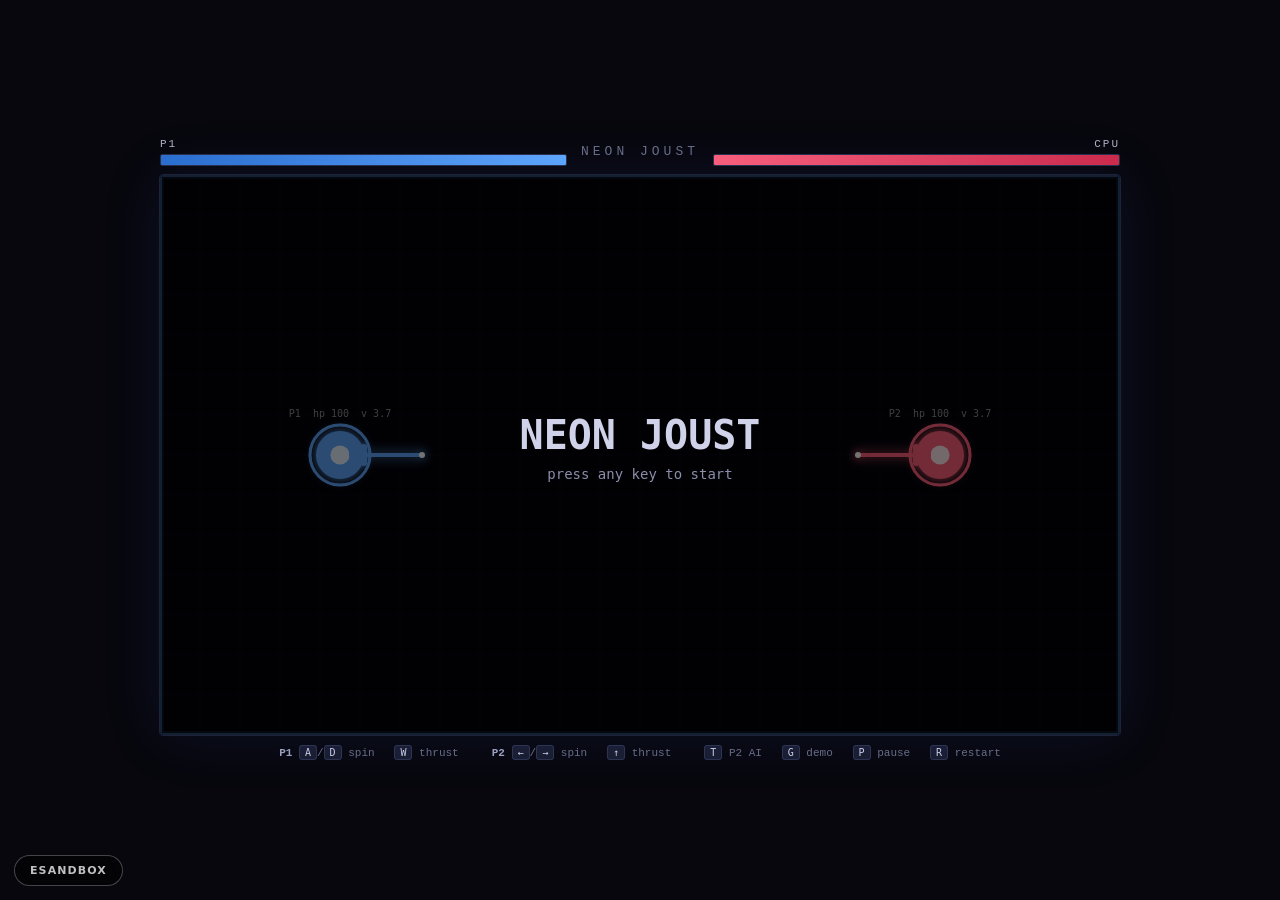
<file: games/neon-joust/index.html>
<!DOCTYPE html>
<html lang="en">
<head>
<meta charset="UTF-8">
<meta name="viewport" content="width=device-width, initial-scale=1.0">
<title></title>
<script>
  // FINAL NAME (Sir chose NEON JOUST, 2026-09-18): final choice not yet made. To rename the game, change ONLY
  // the GAME_NAME value on the next line -- it drives the browser-tab title,
  // the HUD logo, and the start-screen overlay.
  const GAME_NAME = 'NEON JOUST';
  document.title = GAME_NAME;
</script>
<style>
  :root { --bg:#07070d; --fg:#cfd2e8; --p1:#5fa8ff; --p2:#ff5f7a; }
  * { box-sizing: border-box; margin: 0; padding: 0; }
  html, body {
    height: 100%; background: var(--bg); color: var(--fg);
    font-family: 'Courier New', ui-monospace, monospace; overflow: hidden;
  }
  #wrap {
    height: 100vh; display: flex; flex-direction: column;
    align-items: center; justify-content: center; gap: 8px; padding: 10px;
  }
  #bar {
    width: 100%; max-width: 960px; display: flex;
    justify-content: space-between; align-items: center; gap: 14px; font-size: 12px;
  }
  .hp { flex: 1; }
  .hp .name { font-size: 11px; letter-spacing: 2px; margin-bottom: 4px; opacity: 0.85; }
  .hp .track {
    height: 12px; background: #15182a; border: 1px solid #2a2f4a;
    border-radius: 2px; overflow: hidden; display: flex;
  }
  .hp .fill { height: 100%; width: 100%; transition: width 0.12s linear; }
  .hp.left .fill { background: linear-gradient(90deg, #2a6fd0, var(--p1)); box-shadow: 0 0 10px var(--p1); }
  .hp.right .fill { background: linear-gradient(270deg, #d02a4a, var(--p2)); box-shadow: 0 0 10px var(--p2); }
  .hp.right { text-align: right; }
  .hp.right .track { justify-content: flex-end; }
  #title { font-size: 13px; letter-spacing: 4px; color: #6a6e88; }
  #stage { position: relative; line-height: 0; }
  canvas {
    display: block; background: #03030a; border: 1px solid #1e2238; border-radius: 4px;
    box-shadow: 0 0 60px rgba(60,90,200,0.12), inset 0 0 80px rgba(0,0,0,0.6);
    max-width: 100%; height: auto;
  }
  #info {
    font-size: 11px; color: #6a6e88; text-align: center; line-height: 1.7;
    max-width: 960px;
  }
  #info b { color: #9fa3c0; }
  kbd {
    background: #1a1d30; border: 1px solid #2e3350; border-radius: 3px;
    padding: 1px 5px; font-size: 10px; color: #cfd2e8;
  }
</style>
</head>
<body>
<div id="wrap">
  <div id="bar">
    <div class="hp left"><div class="name" id="n1">P1</div><div class="track"><div class="fill" id="hp1"></div></div></div>
    <div id="title"></div>
    <div class="hp right"><div class="name" id="n2">P2</div><div class="track"><div class="fill" id="hp2"></div></div></div>
  </div>
  <div id="stage">
    <canvas id="game" width="960" height="560"></canvas>
  </div>
  <div id="info">
    <b>P1</b> <kbd>A</kbd>/<kbd>D</kbd> spin &nbsp; <kbd>W</kbd> thrust &nbsp; &nbsp;
    <b>P2</b> <kbd>&larr;</kbd>/<kbd>&rarr;</kbd> spin &nbsp; <kbd>&uarr;</kbd> thrust &nbsp; &nbsp;
    <kbd>T</kbd> P2 AI &nbsp; <kbd>G</kbd> demo &nbsp; <kbd>P</kbd> pause &nbsp; <kbd>R</kbd> restart
  </div>
</div>
<script>
"use strict";
// ===== two-ball sword duel =====
// Rule 1: Perpetual energy walls (restitution 1.0, zero friction, no deceleration)
// Rule 2: Combat-driven momentum injection (damage boosts velocity)
// Rule 3: Weapon clash -> hit-stop (4-6 frames) -> bounce apart + angular spin inversion

const canvas = document.getElementById('game');
const ctx = canvas.getContext('2d');
const W = canvas.width, H = canvas.height;

// Show the game name in the HUD logo (GAME_NAME is defined in the <head>).
document.getElementById('title').textContent = GAME_NAME;

const MAX_SPEED = 12;       // stability cap (does not reduce speed, only limits boost growth)
const BASE_SPEED = 3.6;
const ANG_SPEED = 0.075;    // perpetual spin magnitude
const WEAPON_LEN = 82;
const BALL_R = 24;
const DMG = 12;
const HITSTOP_MIN = 4, HITSTOP_MAX = 6;

const keys = Object.create(null);
const game = {
  balls: [], particles: [], shake: 0, flash: 0,
  hitStop: 0, pendingClash: null, clashCooldown: 0,
  paused: false, winner: null, started: false, time: 0,
};

// ---------- audio ----------
let actx = null;
function ensureAudio() {
  if (!actx) {
    try { actx = new (window.AudioContext || window.webkitAudioContext)(); } catch (e) { actx = null; }
  }
  if (actx && actx.state === 'suspended') actx.resume();
}
function beep(freq, dur, type, vol) {
  if (!actx) return;
  try {
    const o = actx.createOscillator();
    const g = actx.createGain();
    o.type = type; o.frequency.value = freq;
    g.gain.setValueAtTime(vol || 0.16, actx.currentTime);
    g.gain.exponentialRampToValueAtTime(0.001, actx.currentTime + dur);
    o.connect(g); g.connect(actx.destination);
    o.start(); o.stop(actx.currentTime + dur);
  } catch (e) {}
}

// ---------- input ----------
window.addEventListener('keydown', e => {
  keys[e.key] = true;
  if (e.key.length === 1) keys[e.key.toLowerCase()] = true;
  if (['ArrowUp','ArrowDown','ArrowLeft','ArrowRight',' '].includes(e.key)) e.preventDefault();
  ensureAudio();
  if (!game.started) { game.started = true; return; }
  const k = e.key.toLowerCase();
  if (k === 'p') game.paused = !game.paused;
  else if (k === 'r') reset();
  else if (k === 't') { game.balls[1].isAI = !game.balls[1].isAI; updateNames(); }
  else if (k === 'g') { game.balls[0].isAI = !game.balls[0].isAI; game.balls[1].isAI = !game.balls[1].isAI; updateNames(); }
});
window.addEventListener('keyup', e => {
  keys[e.key] = false;
  if (e.key.length === 1) keys[e.key.toLowerCase()] = false;
});
canvas.addEventListener('click', ensureAudio);

// ---------- ball ----------
class Ball {
  constructor(x, y, vx, vy, color, name, controls) {
    this.x = x; this.y = y; this.vx = vx; this.vy = vy;
    this.r = BALL_R; this.color = color; this.name = name;
    this.hp = 100; this.maxHp = 100;
    this.angle = Math.atan2(vy, vx);
    this.angDir = 1;
    this.weaponLen = WEAPON_LEN;
    this.controls = controls;
    this.hitCooldown = 0;
    this.boostCooldown = 0;
    this.isAI = false;
    this.trail = [];
  }
  // hilt point (at ball surface) -- blade base
  hilt() { return { x: this.x + Math.cos(this.angle) * this.r, y: this.y + Math.sin(this.angle) * this.r }; }
  tip() { return { x: this.x + Math.cos(this.angle) * this.weaponLen, y: this.y + Math.sin(this.angle) * this.weaponLen }; }

  setInput() {
    if (this.isAI) { this.ai(); return; }
    const c = this.controls;
    if (keys[c.left]) this.angDir = -1;
    if (keys[c.right]) this.angDir = 1;
    if (keys[c.boost]) this.boost();
  }

  ai() {
    const enemy = game.balls.find(b => b !== this && b.hp > 0);
    if (!enemy) return;
    const desired = Math.atan2(enemy.y - this.y, enemy.x - this.x);
    let diff = desired - this.angle;
    while (diff > Math.PI) diff -= 2 * Math.PI;
    while (diff < -Math.PI) diff += 2 * Math.PI;
    // sweep around the target with a wide margin so the weapon arcs (not a laser)
    if (diff > 0.8) this.angDir = 1;
    else if (diff < -0.8) this.angDir = -1;
    if (Math.random() < 0.004) this.angDir = -this.angDir;
    if (this.boostCooldown <= 0 && Math.abs(diff) < 0.3 && Math.random() < 0.012) this.boost();
  }

  boost() {
    if (this.boostCooldown > 0) return;
    this.boostCooldown = 42;
    this.vx += Math.cos(this.angle) * 2.4;
    this.vy += Math.sin(this.angle) * 2.4;
    capSpeed(this);
  }

  update() {
    // --- Rule 1: perpetual motion, NO deceleration ---
    this.x += this.vx;
    this.y += this.vy;
    // perfectly elastic walls (restitution = 1.0), zero wall friction
    if (this.x - this.r < 0) { this.x = this.r; this.vx = -this.vx; wallSparks(0, this.y, this.color); }
    else if (this.x + this.r > W) { this.x = W - this.r; this.vx = -this.vx; wallSparks(W, this.y, this.color); }
    if (this.y - this.r < 0) { this.y = this.r; this.vy = -this.vy; wallSparks(this.x, 0, this.color); }
    else if (this.y + this.r > H) { this.y = H - this.r; this.vy = -this.vy; wallSparks(this.x, H, this.color); }
    // perpetual angular spin
    this.angle += ANG_SPEED * this.angDir;
    if (this.hitCooldown > 0) this.hitCooldown--;
    if (this.boostCooldown > 0) this.boostCooldown--;
    // weapon trail
    const t = this.tip();
    this.trail.push({ x: t.x, y: t.y, life: 14 });
    if (this.trail.length > 14) this.trail.shift();
    for (const p of this.trail) p.life--;
  }
}

function capSpeed(b) {
  const s = Math.hypot(b.vx, b.vy);
  if (s > MAX_SPEED) { b.vx = b.vx / s * MAX_SPEED; b.vy = b.vy / s * MAX_SPEED; }
}

// ---------- geometry ----------
function segIntersect(p1, p2, p3, p4) {
  const x1 = p1.x, y1 = p1.y, x2 = p2.x, y2 = p2.y, x3 = p3.x, y3 = p3.y, x4 = p4.x, y4 = p4.y;
  const denom = (x1 - x2) * (y3 - y4) - (y1 - y2) * (x3 - x4);
  if (Math.abs(denom) < 1e-9) return null;
  const t = ((x1 - x3) * (y3 - y4) - (y1 - y3) * (x3 - x4)) / denom;
  const u = -((x1 - x2) * (y1 - y3) - (y1 - y2) * (x1 - x3)) / denom;
  if (t >= 0 && t <= 1 && u >= 0 && u <= 1) return { x: x1 + t * (x2 - x1), y: y1 + t * (y2 - y1) };
  return null;
}
function segCircleHit(p1, p2, c, r) {
  const dx = p2.x - p1.x, dy = p2.y - p1.y;
  const len2 = dx * dx + dy * dy || 1e-9;
  let t = ((c.x - p1.x) * dx + (c.y - p1.y) * dy) / len2;
  t = Math.max(0, Math.min(1, t));
  const px = p1.x + t * dx, py = p1.y + t * dy;
  const ddx = c.x - px, ddy = c.y - py;
  if (ddx * ddx + ddy * ddy <= r * r) return { px, py };
  return null;
}

// ---------- particles ----------
function spawnSparks(x, y, n, color) {
  for (let i = 0; i < n; i++) {
    const a = Math.random() * Math.PI * 2;
    const s = 1 + Math.random() * 4;
    game.particles.push({
      x, y, vx: Math.cos(a) * s, vy: Math.sin(a) * s,
      life: 18 + Math.random() * 16, max: 34, color: color || '#ffd86b',
    });
  }
}
function wallSparks(x, y, color) {
  for (let i = 0; i < 5; i++) {
    const a = Math.random() * Math.PI * 2;
    const s = 0.5 + Math.random() * 2.5;
    game.particles.push({
      x, y, vx: Math.cos(a) * s, vy: Math.sin(a) * s,
      life: 10 + Math.random() * 10, max: 20, color: color,
    });
  }
}
function updateParticles() {
  for (let i = game.particles.length - 1; i >= 0; i--) {
    const p = game.particles[i];
    p.x += p.vx; p.y += p.vy;
    p.vx *= 0.94; p.vy *= 0.94;
    p.life--;
    if (p.life <= 0) game.particles.splice(i, 1);
  }
}

// ---------- ball-ball elastic collision (restitution 1.0) ----------
function resolveBallBall() {
  const [a, b] = game.balls;
  let dx = b.x - a.x, dy = b.y - a.y;
  let d = Math.hypot(dx, dy);
  const minD = a.r + b.r;
  if (d < minD && d > 0) {
    const overlap = minD - d;
    const nx = dx / d, ny = dy / d;
    a.x -= nx * overlap / 2; a.y -= ny * overlap / 2;
    b.x += nx * overlap / 2; b.y += ny * overlap / 2;
    // equal-mass perfectly elastic: swap normal velocity components
    const va = a.vx * nx + a.vy * ny;
    const vb = b.vx * nx + b.vy * ny;
    a.vx += (vb - va) * nx; a.vy += (vb - va) * ny;
    b.vx += (va - vb) * nx; b.vy += (va - vb) * ny;
  }
}

// ---------- Rule 3: weapon clash -> hit-stop + spin inversion ----------
function checkWeaponClashes() {
  if (game.clashCooldown > 0) return;
  const [a, b] = game.balls;
  const hit = segIntersect(a.hilt(), a.tip(), b.hilt(), b.tip());
  if (hit) {
    game.hitStop = HITSTOP_MIN + Math.floor(Math.random() * (HITSTOP_MAX - HITSTOP_MIN + 1));
    game.pendingClash = { a, b, ix: hit.x, iy: hit.y };
    game.flash = 6;
    spawnSparks(hit.x, hit.y, 10, '#fff2a8'); // frozen mid-air during hit-stop
    beep(240, 0.07, 'square', 0.14);
  }
}
function resolveClash(c) {
  const { a, b, ix, iy } = c;
  // linear bounce force pushes the balls apart
  let nx = b.x - a.x, ny = b.y - a.y;
  let d = Math.hypot(nx, ny) || 1; nx /= d; ny /= d;
  const push = 4.2;
  a.vx -= nx * push; a.vy -= ny * push;
  b.vx += nx * push; b.vy += ny * push;
  // rotational torque swap: angular spin velocities instantly inverted
  a.angDir = -a.angDir;
  b.angDir = -b.angDir;
  capSpeed(a); capSpeed(b);
  spawnSparks(ix, iy, 24, '#9fe8ff');
  game.shake = 10;
  game.clashCooldown = 9;
  beep(130, 0.13, 'sawtooth', 0.18);
}

// ---------- Rule 2: weapon-ball damage -> momentum injection ----------
function checkDamage() {
  for (const a of game.balls) {
    for (const b of game.balls) {
      if (a === b || b.hp <= 0) continue;
      if (b.hitCooldown > 0) continue;
      const hit = segCircleHit(a.hilt(), a.tip(), { x: b.x, y: b.y }, b.r);
      if (hit) {
        b.hp -= DMG;
        b.hitCooldown = 26;
        // --- Combat-driven momentum injection ---
        // positive kinetic multiplier on both combatants' velocity components
        a.vx *= 1.12; a.vy *= 1.12;            // dealer accelerates
        b.vx *= 1.06; b.vy *= 1.06;            // receiver accelerates too
        // impulse vector: knock receiver away, small recoil on dealer
        let nx = b.x - a.x, ny = b.y - a.y;
        let d = Math.hypot(nx, ny) || 1; nx /= d; ny /= d;
        b.vx += nx * 2.8; b.vy += ny * 2.8;
        a.vx -= nx * 0.6; a.vy -= ny * 0.6;
        capSpeed(a); capSpeed(b);
        spawnSparks(hit.px, hit.py, 14, b.color);
        game.shake = 6;
        beep(460, 0.06, 'triangle', 0.15);
        if (b.hp <= 0) { b.hp = 0; game.winner = a; beep(90, 0.5, 'sawtooth', 0.2); }
        return; // one hit per frame
      }
    }
  }
}

// ---------- setup ----------
function updateNames() {
  document.getElementById('n1').textContent = game.balls[0].isAI ? 'CPU' : 'P1';
  document.getElementById('n2').textContent = game.balls[1].isAI ? 'CPU' : 'P2';
}
function reset() {
  game.balls = [
    new Ball(180, H / 2, BASE_SPEED, 0.8, '#5fa8ff', 'P1', { left: 'a', right: 'd', boost: 'w' }),
    new Ball(W - 180, H / 2, -BASE_SPEED, -0.8, '#ff5f7a', 'P2', { left: 'ArrowLeft', right: 'ArrowRight', boost: 'ArrowUp' }),
  ];
  game.balls[0].angle = 0;
  game.balls[1].angle = Math.PI;
  game.balls[1].isAI = true; // default: P1 (human) vs CPU
  game.particles = []; game.shake = 0; game.flash = 0;
  game.hitStop = 0; game.pendingClash = null; game.clashCooldown = 0;
  game.winner = null; game.time = 0;
  updateNames();
}
reset();

// ---------- main loop ----------
function loop() {
  if (game.started && !game.paused && !game.winner) {
    if (game.hitStop > 0) {
      // --- Rule 3: freeze ALL positional updates for the hit-stop window ---
      game.hitStop--;
      if (game.hitStop === 0 && game.pendingClash) {
        resolveClash(game.pendingClash);
        game.pendingClash = null;
      }
    } else {
      for (const b of game.balls) { b.setInput(); b.update(); }
      resolveBallBall();
      checkWeaponClashes();
      if (game.hitStop === 0) checkDamage();
      if (game.clashCooldown > 0) game.clashCooldown--;
      updateParticles();
    }
    if (game.shake > 0.3) game.shake *= 0.86; else game.shake = 0;
    if (game.flash > 0) game.flash--;
    game.time++;
  }
  render();
  requestAnimationFrame(loop);
}

// ---------- render ----------
function render() {
  ctx.save();
  if (game.shake > 0.3) ctx.translate((Math.random() - 0.5) * game.shake, (Math.random() - 0.5) * game.shake);

  // background
  ctx.fillStyle = '#03030a';
  ctx.fillRect(-30, -30, W + 60, H + 60);
  // grid
  ctx.strokeStyle = 'rgba(60,80,140,0.06)';
  ctx.lineWidth = 1;
  for (let x = 0; x <= W; x += 40) { ctx.beginPath(); ctx.moveTo(x, 0); ctx.lineTo(x, H); ctx.stroke(); }
  for (let y = 0; y <= H; y += 40) { ctx.beginPath(); ctx.moveTo(0, y); ctx.lineTo(W, y); ctx.stroke(); }
  // energy border (perpetual walls)
  const pulse = 0.35 + 0.15 * Math.sin(game.time * 0.06);
  ctx.strokeStyle = `rgba(95,168,255,${pulse})`;
  ctx.lineWidth = 2;
  ctx.strokeRect(1, 1, W - 2, H - 2);
  ctx.strokeStyle = `rgba(95,168,255,${pulse * 0.25})`;
  ctx.lineWidth = 6;
  ctx.strokeRect(1, 1, W - 2, H - 2);

  // particles
  for (const p of game.particles) {
    ctx.globalAlpha = Math.max(0, p.life / p.max);
    ctx.fillStyle = p.color;
    ctx.fillRect(p.x - 1.5, p.y - 1.5, 3, 3);
  }
  ctx.globalAlpha = 1;

  // balls + weapons
  for (const b of game.balls) drawBall(b);

  // hit-stop flash + label
  if (game.flash > 0) {
    ctx.fillStyle = `rgba(255,255,255,${(game.flash / 6) * 0.16})`;
    ctx.fillRect(0, 0, W, H);
  }
  if (game.hitStop > 0) {
    ctx.fillStyle = 'rgba(255,230,120,0.9)';
    ctx.font = 'bold 14px monospace';
    ctx.textAlign = 'center';
    ctx.fillText('— HIT STOP —', W / 2, 28);
  }
  ctx.restore();

  // HUD
  document.getElementById('hp1').style.width = (game.balls[0].hp / game.balls[0].maxHp * 100) + '%';
  document.getElementById('hp2').style.width = (game.balls[1].hp / game.balls[1].maxHp * 100) + '%';

  if (!game.started) drawOverlay(GAME_NAME, 'press any key to start');
  else if (game.paused) drawOverlay('PAUSED', 'press P to resume');
  else if (game.winner) drawOverlay(`${game.winner.name} WINS`, 'press R to restart');
}

function drawBall(b) {
  const speed = Math.hypot(b.vx, b.vy);
  const glow = Math.min(24, 8 + speed);

  // weapon trail
  ctx.strokeStyle = b.color;
  ctx.lineCap = 'round';
  for (let i = 0; i < b.trail.length - 1; i++) {
    const t = b.trail[i], t2 = b.trail[i + 1];
    ctx.globalAlpha = (t.life / 14) * 0.4;
    ctx.lineWidth = 2 + (t.life / 14) * 2;
    ctx.beginPath(); ctx.moveTo(t.x, t.y); ctx.lineTo(t2.x, t2.y); ctx.stroke();
  }
  ctx.globalAlpha = 1;

  // weapon blade
  const hilt = b.hilt(), tip = b.tip();
  ctx.save();
  ctx.shadowColor = b.color; ctx.shadowBlur = glow;
  ctx.strokeStyle = b.color; ctx.lineWidth = 4;
  ctx.beginPath(); ctx.moveTo(hilt.x, hilt.y); ctx.lineTo(tip.x, tip.y); ctx.stroke();
  // hilt guard (perpendicular)
  const gx = -Math.sin(b.angle) * 8, gy = Math.cos(b.angle) * 8;
  ctx.lineWidth = 6; ctx.shadowBlur = 5;
  ctx.beginPath(); ctx.moveTo(hilt.x - gx, hilt.y - gy); ctx.lineTo(hilt.x + gx, hilt.y + gy); ctx.stroke();
  // tip dot
  ctx.fillStyle = '#ffffff'; ctx.shadowBlur = 8;
  ctx.beginPath(); ctx.arc(tip.x, tip.y, 3, 0, Math.PI * 2); ctx.fill();
  ctx.restore();

  // ball body
  ctx.save();
  ctx.shadowColor = b.color; ctx.shadowBlur = glow;
  ctx.fillStyle = b.color;
  ctx.beginPath(); ctx.arc(b.x, b.y, b.r, 0, Math.PI * 2); ctx.fill();
  ctx.shadowBlur = 0;
  // inner core
  ctx.fillStyle = 'rgba(255,255,255,0.85)';
  ctx.beginPath(); ctx.arc(b.x, b.y, b.r * 0.4, 0, Math.PI * 2); ctx.fill();
  // facing eye
  ctx.fillStyle = b.color;
  ctx.beginPath();
  ctx.arc(b.x + Math.cos(b.angle) * b.r * 0.55, b.y + Math.sin(b.angle) * b.r * 0.55, b.r * 0.18, 0, Math.PI * 2);
  ctx.fill();
  ctx.restore();

  // HP ring
  ctx.strokeStyle = 'rgba(255,255,255,0.12)';
  ctx.lineWidth = 3;
  ctx.beginPath(); ctx.arc(b.x, b.y, b.r + 6, 0, Math.PI * 2); ctx.stroke();
  ctx.strokeStyle = b.color; ctx.lineWidth = 3;
  ctx.beginPath();
  ctx.arc(b.x, b.y, b.r + 6, -Math.PI / 2, -Math.PI / 2 + Math.PI * 2 * (b.hp / b.maxHp));
  ctx.stroke();

  // label
  ctx.fillStyle = 'rgba(255,255,255,0.55)';
  ctx.font = '10px monospace';
  ctx.textAlign = 'center';
  ctx.fillText(`${b.name}  hp ${b.hp}  v ${speed.toFixed(1)}`, b.x, b.y - b.r - 14);
}

function drawOverlay(title, sub) {
  ctx.fillStyle = 'rgba(0,0,0,0.55)';
  ctx.fillRect(0, 0, W, H);
  ctx.fillStyle = '#cfd2e8';
  ctx.font = 'bold 40px monospace';
  ctx.textAlign = 'center';
  ctx.fillText(title, W / 2, H / 2 - 6);
  ctx.font = '14px monospace';
  ctx.fillStyle = '#8a8eaa';
  ctx.fillText(sub, W / 2, H / 2 + 24);
}

loop();
</script>
<a href="/games/" id="esandbox-back" aria-label="Back to e.sandbox games" style="position:fixed;left:14px;bottom:14px;z-index:2147483647;font:600 11px/1 system-ui,-apple-system,sans-serif;letter-spacing:.1em;text-transform:uppercase;text-decoration:none;color:#fff;background:rgba(0,0,0,.55);border:1px solid rgba(255,255,255,.35);border-radius:999px;padding:9px 15px;-webkit-backdrop-filter:blur(8px);backdrop-filter:blur(8px);opacity:.75">esandbox</a>
</body>
</html>
</file>
<file: css/base.css>
/* ─────────────────────────────────────────────────────────────
   base.css — reset, page shell, and the left-edge index rail.
   Everything with a section-specific look lives in sections.css.
   ───────────────────────────────────────────────────────────── */

*, *::before, *::after { box-sizing: border-box; }
html { -webkit-text-size-adjust: 100%; }
body { margin: 0; background: #000; color: #fff; overflow-x: hidden; }
img, canvas { display: block; max-width: 100%; }
button { font: inherit; color: inherit; }
h1, h2, p, ol, ul, dl, dd, figure { margin: 0; padding: 0; }
ol, ul { list-style: none; }

.skip {
  position: fixed; top: 8px; left: 8px; z-index: 300;
  padding: 10px 14px; background: #fff; color: #000;
  font: 600 13px/1 ui-sans-serif, system-ui, sans-serif;
  border-radius: 4px; transform: translateY(-200%);
}
.skip:focus-visible { transform: none; }

/* The product name is eSandbox.me — lowercase e, capital S — and several
   blocks on this page are set in uppercase or small caps. Wrap the name in
   `.name` anywhere it lands inside one of those; this rule is the single
   place that guarantees the case survives. */
.name { text-transform: none; font-variant-caps: normal; letter-spacing: .1em; }

/* announced, never drawn */
.sr-only {
  position: absolute;
  width: 1px; height: 1px;
  margin: -1px; padding: 0;
  overflow: hidden;
  clip-path: inset(50%);
  white-space: nowrap;
  border: 0;
}

.sec {
  position: relative;
  min-height: 100svh;
  display: flex;
  align-items: center;
  overflow: hidden;
  /* room for the rail on wide screens */
  padding: 96px clamp(24px, 6vw, 88px) 96px clamp(56px, 8vw, 128px);
}

/* ───────────────────────────  the rail  ─────────────────────────── */

#rail {
  position: fixed;
  inset: 0 auto 0 0;
  z-index: 200;
  display: flex;
  align-items: stretch;
  font: 400 14px/1.4 ui-sans-serif, system-ui, -apple-system, sans-serif;
  pointer-events: none;
}

/* invisible strip that catches the pointer at the very edge */
.rail-hit {
  width: 34px;
  pointer-events: auto;
}

/* the always-visible hairline + scroll progress */
.rail-spine {
  position: absolute;
  left: 13px; top: 0; bottom: 0;
  width: 2px;
  background: rgba(255, 255, 255, .17);
  transition: background .35s ease, opacity .35s ease;
}
.rail-progress {
  position: absolute; inset: 0;
  background: currentColor;
  color: #fff;
  transform-origin: top;
  transform: scaleY(var(--p, 0));
}

/* Native scroll-driven animation for the progress bar where supported.
   The JS fallback sets --p; this simply takes over when available. */
@supports (animation-timeline: scroll()) {
  .rail-progress {
    transform: none;
    animation: rail-fill linear both;
    animation-timeline: scroll(root block);
  }
  @keyframes rail-fill {
    from { scale: 1 0; }
    to   { scale: 1 1; }
  }
  .rail-progress { transform-origin: top; scale: 1 0; }
}

/* the panel that slides out */
.rail-panel {
  pointer-events: none;
  width: min(290px, 78vw);
  margin-left: -34px;
  padding: 28px 26px 26px 52px;
  display: flex;
  flex-direction: column;
  justify-content: center;
  gap: 18px;
  background: rgba(8, 8, 10, .82);
  -webkit-backdrop-filter: blur(16px) saturate(120%);
  backdrop-filter: blur(16px) saturate(120%);
  border-right: 1px solid rgba(255, 255, 255, .12);
  opacity: 0;
  transform: translateX(-102%);
  transition: transform .42s cubic-bezier(.22, 1, .36, 1), opacity .3s ease;
}

#rail:hover .rail-panel,
#rail:focus-within .rail-panel,
#rail.is-open .rail-panel {
  opacity: 1;
  transform: none;
  pointer-events: auto;
}
#rail:hover .rail-spine,
#rail:focus-within .rail-spine,
#rail.is-open .rail-spine { opacity: 0; }

.rail-title {
  font-size: 11px;
  letter-spacing: .32em;
  /* The name is case-sensitive — eSandbox.me — so it is set as authored.
     This used to be `text-transform: lowercase`, which silently rendered
     it "esandbox.me". Do not put a case change back here. */
  text-transform: none;
  color: rgba(255, 255, 255, .45);
}

.rail-list { display: flex; flex-direction: column; gap: 2px; }

.rail-list a {
  display: grid;
  grid-template-columns: 10px 26px 1fr;
  align-items: center;
  gap: 12px;
  padding: 11px 10px;
  margin-left: -10px;
  border-radius: 6px;
  color: rgba(255, 255, 255, .62);
  text-decoration: none;
  transition: color .18s ease, background-color .18s ease;
}
.rail-list a:hover,
.rail-list a:focus-visible { color: #fff; background: rgba(255, 255, 255, .07); }
.rail-list a:focus-visible { outline: 2px solid #fff; outline-offset: 1px; }

.rail-list i {
  width: 10px; height: 10px; border-radius: 50%;
  background: var(--sw);
  box-shadow: 0 0 0 1px rgba(0, 0, 0, .5) inset;
  transition: transform .18s ease;
}
.rail-list a:hover i { transform: scale(1.35); }

.rail-list b {
  font-variant-numeric: tabular-nums;
  font-weight: 400;
  font-size: 11px;
  letter-spacing: .1em;
  color: rgba(255, 255, 255, .34);
}
.rail-list a:hover b { color: rgba(255, 255, 255, .7); }

/* the section you are currently in */
.rail-list a[aria-current="true"] { color: #fff; }
.rail-list a[aria-current="true"] b { color: var(--sw); }
.rail-list a[aria-current="true"] i { transform: scale(1.35); }

.rail-foot {
  font-size: 11.5px;
  line-height: 1.55;
  color: rgba(255, 255, 255, .34);
  max-width: 22ch;
}

/* ───────────────────────────  rail motion  ───────────────────────────
   The rail is the one element shared by all five sections, so it is the
   one element that carries the page's state: the spine takes the colour
   of the section you are in, and the index fans open instead of
   appearing all at once. */

.rail-spine { background: rgba(255, 255, 255, .17); }
.rail-progress {
  color: var(--rail-accent, #fff);
  transition: color .55s ease;
}

.rail-title,
.rail-foot { opacity: 0; transition: opacity .28s ease; }

.rail-list li {
  opacity: 0;
  transform: translateX(-14px);
  transition: opacity .22s ease, transform .38s cubic-bezier(.22, 1, .36, 1);
}

#rail:hover .rail-title,      #rail:focus-within .rail-title,      #rail.is-open .rail-title,
#rail:hover .rail-foot,       #rail:focus-within .rail-foot,       #rail.is-open .rail-foot {
  opacity: 1;
  transition-delay: .12s;
}
#rail:hover .rail-list li,
#rail:focus-within .rail-list li,
#rail.is-open .rail-list li {
  opacity: 1;
  transform: none;
  transition-delay: calc(var(--i, 0) * 38ms);
}

/* The index is invisible until the pointer finds the edge, so once, on
   load, it shows an inch of itself and withdraws. */
.rail-panel.peek { animation: rail-peek 2s cubic-bezier(.22, 1, .36, 1) 1s both; }
@keyframes rail-peek {
  0%          { opacity: 0; transform: translateX(-102%); }
  22%, 48%    { opacity: 1; transform: translateX(-74%); }
  100%        { opacity: 0; transform: translateX(-102%); }
}

@media (max-width: 720px) {
  .rail-hit { width: 26px; }
  .rail-spine { left: 9px; }
  .sec { padding-left: 36px; padding-right: 22px; }
}

@media (prefers-reduced-motion: reduce) {
  * { animation-duration: .001ms !important; animation-iteration-count: 1 !important; }
  .rail-panel { transition-duration: .001ms; }
  .rail-title,
  .rail-foot,
  .rail-list li { transition-duration: .001ms; transition-delay: 0s !important; }
}
</file>
<file: css/sections.css>
/* ─────────────────────────────────────────────────────────────
   sections.css

   Five sections, five unrelated visual systems. Each block below
   is self-contained: its own palette, its own type family, its own
   surface material. Nothing is shared between them on purpose —
   no common card, no common radius, no common accent.
   ───────────────────────────────────────────────────────────── */


/* ═══════════════════════════════════════════════════════════════
   00 · TITLE CARD
   material: none, on purpose. The five rooms below each have a
   strong one; the card that introduces them cannot also have one
   without picking a side. So: a plain dark sheet, one very large
   wordmark, one paragraph, and the contents ruled into columns.

   This block is STILL. No keyframes, no entrance, no drift — the
   only motion is hover feedback on the contents, which is a
   response to the pointer rather than something the page does.

   THE NAME. It is "eSandbox.me" — lowercase e, capital S. Nothing
   in this block may set text-transform, font-variant-caps or any
   other case change on `.he-mark`, and `text-transform: none` is
   written out below so that a later blanket rule cannot take it.
   ═══════════════════════════════════════════════════════════════ */

.sec-hero {
  --hz-ink: #f3f4f6;
  --hz-dim: #878c96;
  --hz-line: rgba(255, 255, 255, .13);
  background: #08090b;
  color: var(--hz-ink);
  font-family: ui-sans-serif, system-ui, -apple-system, "Segoe UI", Roboto, sans-serif;
}
/* a wash of light off the top edge, a cold one off the bottom right,
   and the faintest print dot over both */
.he-field {
  position: absolute; inset: 0;
  background:
    radial-gradient(95% 62% at 50% -14%, rgba(255, 255, 255, .075), transparent 72%),
    radial-gradient(58% 52% at 90% 112%, rgba(95, 168, 255, .085), transparent 70%),
    radial-gradient(circle at 1px 1px, rgba(255, 255, 255, .032) 1px, transparent 1.6px);
  background-size: auto, auto, 5px 5px;
  pointer-events: none;
}

.he-inner {
  position: relative;
  width: min(1040px, 100%);
  margin-inline: auto;
  display: grid;
  gap: clamp(22px, 3.2vw, 36px);
}

.he-eyebrow {
  font-size: 11px;
  font-weight: 500;
  letter-spacing: .42em;
  text-transform: uppercase;
  color: var(--hz-dim);
}

.he-mark {
  /* Sized so the name never has to wrap: eleven characters at the lower
     bound still sit inside a 320px viewport's measure. It must not break
     mid-word — half a wordmark is a different word. */
  font-size: clamp(34px, 11vw, 146px);
  font-weight: 600;
  letter-spacing: -.045em;
  line-height: .88;
  white-space: nowrap;
  text-transform: none;          /* eSandbox.me — see the note above */
  font-variant-caps: normal;
  color: #fff;
}
.he-tld { color: var(--hz-dim); font-weight: 300; }

.he-lede {
  max-width: 62ch;
  font-size: clamp(15px, 1.75vw, 19px);
  line-height: 1.72;
  color: #b9bec7;
}
.he-lede::before {
  /* a short rule instead of an indent — the one bit of ornament here */
  content: "";
  display: block;
  width: 56px; height: 2px;
  margin-bottom: clamp(18px, 2.4vw, 26px);
  background: #fff;
  opacity: .8;
}

/* the contents, ruled into five columns with hairlines between */
.he-index {
  display: grid;
  grid-template-columns: repeat(5, 1fr);
  gap: 0;
  border-top: 1px solid var(--hz-line);
  border-bottom: 1px solid var(--hz-line);
}
.he-index li + li { border-left: 1px solid var(--hz-line); }

.he-index a {
  display: grid;
  align-content: start;
  gap: 9px;
  padding: 20px 16px 22px;
  text-decoration: none;
  color: var(--hz-ink);
  box-shadow: inset 0 2px 0 var(--sw);
  transition: background-color .18s ease, box-shadow .18s ease;
}
.he-index b {
  font-weight: 400;
  font-size: 11px;
  letter-spacing: .18em;
  color: #7d828c;      /* 5.3:1 on #08090b — it is small, so it has to clear AA */
  font-variant-numeric: tabular-nums;
  transition: color .18s ease;
}
.he-ix-name {
  font-size: clamp(14px, 1.4vw, 17px);
  font-weight: 500;
  letter-spacing: -.006em;
  line-height: 1.25;
}
.he-ix-state {
  font-size: 10px;
  letter-spacing: .2em;
  text-transform: uppercase;
  color: var(--hz-dim);
}
.he-index a:hover,
.he-index a:focus-visible {
  background: rgba(255, 255, 255, .055);
  box-shadow: inset 0 3px 0 var(--sw);
}
.he-index a:hover b,
.he-index a:focus-visible b { color: var(--sw); }
.he-index a:focus-visible { outline: 2px solid #fff; outline-offset: -2px; }

.he-foot {
  max-width: 56ch;
  font-size: 12.5px;
  line-height: 1.7;
  color: #7d828c;
}

@media (max-width: 900px) {
  .he-index { grid-template-columns: repeat(2, 1fr); border-bottom: 0; }
  /* hairlines have to be redrawn per row once the columns wrap */
  .he-index li { border-bottom: 1px solid var(--hz-line); }
  .he-index li + li { border-left: 0; }
  .he-index li:nth-child(even) { border-left: 1px solid var(--hz-line); }
}
@media (max-width: 480px) {
  .he-index { grid-template-columns: 1fr; }
  .he-index li:nth-child(even) { border-left: 0; }
  .he-index a { grid-template-columns: auto 1fr auto; align-items: baseline; gap: 14px; padding: 16px 4px; }
}


/* ═══════════════════════════════════════════════════════════════
   01 · NEON JOUST
   material: vector light in a vacuum. CRT phosphor, monospace,
   hard glow, nothing has a fill.
   ═══════════════════════════════════════════════════════════════ */

.sec-joust {
  --void: #03030a;
  --p1: #5fa8ff;
  --p2: #ff5f7a;
  --dim: #6a6e88;
  --lit: #cfd2e8;
  background: var(--void);
  color: var(--lit);
  font-family: ui-monospace, "SF Mono", Menlo, "Courier New", monospace;
}
.sec-joust::before {
  content: "";
  position: absolute; inset: -30% -10% auto -10%; height: 90%;
  background:
    radial-gradient(60% 55% at 22% 40%, rgba(95, 168, 255, .16), transparent 70%),
    radial-gradient(55% 50% at 78% 55%, rgba(255, 95, 122, .13), transparent 70%);
  filter: blur(10px);
  pointer-events: none;
}
/* scanlines */
.jo-scan {
  position: absolute; inset: 0;
  background: repeating-linear-gradient(
    to bottom, rgba(255,255,255,.028) 0 1px, transparent 1px 3px);
  mix-blend-mode: screen;
  pointer-events: none;
}

.jo-inner {
  position: relative;
  width: min(980px, 100%);
  margin-inline: auto;
  display: grid;
  gap: 34px;
}

.jo-kicker {
  font-size: 11px;
  letter-spacing: .48em;
  text-transform: uppercase;
  color: var(--dim);
}
.jo-title {
  margin-top: 10px;
  font-size: clamp(42px, 9.5vw, 104px);
  font-weight: 700;
  letter-spacing: .07em;
  line-height: .95;
  color: #eaf0ff;
  text-shadow:
    0 0 1px #fff,
    -2px 0 0 rgba(95, 168, 255, .85),
     2px 0 0 rgba(255, 95, 122, .8),
     0 0 34px rgba(95, 168, 255, .45);
}

.jo-arena { position: relative; }
#jo-canvas {
  width: 100%; height: auto;
  background: #02020899;
  border: 1px solid #1e2238;
  box-shadow:
    0 0 70px rgba(60, 90, 200, .16),
    inset 0 0 90px rgba(0, 0, 0, .75);
}
.jo-cap {
  margin-top: 10px;
  display: flex; align-items: center; gap: 14px;
  font-size: 10.5px; letter-spacing: .22em; text-transform: uppercase;
  color: var(--dim);
}
.jo-btn {
  margin-left: auto;
  background: transparent;
  border: 1px solid #2e3350;
  color: var(--lit);
  padding: 5px 13px;
  font: inherit; font-size: 10.5px; letter-spacing: .22em; text-transform: uppercase;
  cursor: pointer;
  transition: border-color .15s, color .15s, box-shadow .15s;
}
.jo-btn:hover { border-color: var(--p1); color: #fff; box-shadow: 0 0 16px rgba(95,168,255,.35); }
.jo-btn:focus-visible { outline: 2px solid var(--p1); outline-offset: 2px; }

.jo-rules {
  display: grid;
  grid-template-columns: repeat(auto-fit, minmax(230px, 1fr));
  gap: 26px;
  border-top: 1px solid #1a1e33;
  padding-top: 26px;
}
.jo-rules li { display: grid; gap: 9px; }
.jo-n {
  font-size: 10px; letter-spacing: .3em; text-transform: uppercase;
  color: var(--p1);
}
.jo-rules p { font-size: 13px; line-height: 1.72; color: #9fa3c0; }
.jo-rules em { font-style: normal; color: var(--p2); }

.jo-spec { display: flex; flex-wrap: wrap; gap: 0 38px; }
.jo-spec div { display: flex; align-items: baseline; gap: 9px; }
.jo-spec dt { font-size: 10px; letter-spacing: .24em; text-transform: uppercase; color: #4e5270; }
.jo-spec dd { font-size: 15px; color: var(--p1); font-variant-numeric: tabular-nums; }

.jo-keys { display: flex; flex-wrap: wrap; align-items: center; gap: 7px; font-size: 11px; color: var(--dim); }
.jo-keys b { color: #9fa3c0; margin-left: 14px; font-weight: 400; }
.jo-keys b:first-child { margin-left: 0; }
.jo-keys kbd {
  background: #1a1d30; border: 1px solid #2e3350;
  padding: 2px 7px; font: inherit; font-size: 10px; color: var(--lit);
}
.jo-note { font-size: 11px; color: #4e5270; }

/* ── 01 · the way in ──────────────────────────────────────────
   Entry belongs inside the section, not off to the side of it.
   In this section that means the cabinet's coin slot: vector
   light, hard edges, four corner brackets, nothing filled in.
   It is an <a>, so it is a real link — middle-click and
   right-click behave. */

.jo-enter {
  position: relative;
  display: grid;
  grid-template-columns: 1fr auto;
  align-items: center;
  gap: 6px 22px;
  padding: 22px clamp(20px, 3vw, 30px);
  text-decoration: none;
  color: var(--lit);
  background:
    linear-gradient(100deg, rgba(95, 168, 255, .10), rgba(255, 95, 122, .06) 70%, transparent);
  border: 1px solid #2e3350;
  box-shadow: inset 0 0 46px rgba(0, 0, 0, .62), 0 0 0 rgba(95, 168, 255, 0);
  overflow: hidden;
  transition: border-color .2s ease, box-shadow .28s ease, background-position .2s ease;
}
.jo-enter-kick {
  grid-column: 1;
  font-size: 10px; letter-spacing: .44em; text-transform: uppercase;
  color: var(--p2);
}
.jo-enter-label {
  grid-column: 1;
  font-size: clamp(21px, 3.5vw, 32px);
  font-weight: 700;
  letter-spacing: .13em;
  text-transform: uppercase;
  color: #eaf0ff;
  text-shadow:
    0 0 1px #fff,
    -1px 0 0 rgba(95, 168, 255, .75),
     1px 0 0 rgba(255, 95, 122, .6),
     0 0 28px rgba(95, 168, 255, .35);
}
.jo-enter-arrow {
  grid-column: 2; grid-row: 1 / span 2;
  font-size: 30px; line-height: 1;
  color: var(--p1);
  transition: transform .24s cubic-bezier(.22, 1, .36, 1);
}

/* four corner brackets, drawn rather than bordered */
.jo-enter::before {
  content: "";
  position: absolute; inset: 7px;
  pointer-events: none;
  --b: linear-gradient(var(--p1), var(--p1));
  background:
    var(--b) left  1px top    1px / 1px 15px no-repeat,
    var(--b) left  1px top    1px / 15px 1px no-repeat,
    var(--b) right 1px top    1px / 1px 15px no-repeat,
    var(--b) right 1px top    1px / 15px 1px no-repeat,
    var(--b) left  1px bottom 1px / 1px 15px no-repeat,
    var(--b) left  1px bottom 1px / 15px 1px no-repeat,
    var(--b) right 1px bottom 1px / 1px 15px no-repeat,
    var(--b) right 1px bottom 1px / 15px 1px no-repeat;
  opacity: .5;
  transition: opacity .2s ease, inset .24s cubic-bezier(.22, 1, .36, 1);
}

.jo-enter:hover,
.jo-enter:focus-visible {
  border-color: var(--p1);
  box-shadow: inset 0 0 46px rgba(0, 0, 0, .5), 0 0 34px rgba(95, 168, 255, .3);
}
.jo-enter:hover::before,
.jo-enter:focus-visible::before { opacity: 1; inset: 4px; }
.jo-enter:hover .jo-enter-arrow,
.jo-enter:focus-visible .jo-enter-arrow { transform: translateX(7px); }
.jo-enter:focus-visible { outline: 2px solid var(--p1); outline-offset: 3px; }
.jo-enter:active { border-color: #9cc0ff; }

/* the same band that rolls down the tube, run across the slot once
   as the hand reaches it */
.jo-enter::after {
  content: "";
  position: absolute; inset: 0;
  pointer-events: none;
  background: linear-gradient(100deg, transparent 40%, rgba(150, 190, 255, .16) 50%, transparent 60%);
  transform: translateX(-130%);
}
.jo-enter:hover::after,
.jo-enter:focus-visible::after { animation: jo-slot-sweep .7s ease; }
@keyframes jo-slot-sweep {
  from { transform: translateX(-130%); }
  to   { transform: translateX(130%); }
}

/* a coin slot blinks at you; it is the one thing here that asks */
.jo-enter-kick { animation: jo-coin 2.2s steps(1) infinite; }
@keyframes jo-coin {
  0%, 64%  { opacity: 1; }
  65%, 82% { opacity: .18; }
  83%      { opacity: 1; }
}

/* ── 01 · motion ──────────────────────────────────────────────
   A CRT sign is never still: the raster crawls, a bright band
   rolls down the tube every few seconds, and the phosphor tears
   into its two colour channels now and then. Nothing here is on
   a one-second loop — the point is that you catch it happening
   rather than watch it happen. */

.jo-scan {
  background-size: 100% 3px;
  animation: jo-crawl 2.8s linear infinite;
}
@keyframes jo-crawl { to { background-position: 0 3px; } }

/* the band that rolls down a slightly out-of-sync tube */
.jo-scan::after {
  content: "";
  position: absolute; left: 0; right: 0;
  height: 26%;
  background: linear-gradient(to bottom, transparent, rgba(150, 190, 255, .05) 50%, transparent);
  animation: jo-roll 7.5s linear infinite;
}
@keyframes jo-roll {
  from { transform: translateY(-120%); }
  to   { transform: translateY(520%); }
}

/* the title's two channels, torn apart for three frames at a time */
.jo-title { position: relative; display: inline-block; }
.jo-title::before,
.jo-title::after {
  content: attr(data-glitch);
  position: absolute; inset: 0;
  background: var(--void);
  text-shadow: none;
  clip-path: inset(100% 0 0 0);
  pointer-events: none;
}
.jo-title::before { color: var(--p1); animation: jo-tear-a 7.2s steps(1) infinite; }
.jo-title::after  { color: var(--p2); animation: jo-tear-b 7.2s steps(1) .14s infinite; }

@keyframes jo-tear-a {
  0%, 89%, 100% { clip-path: inset(100% 0 0 0); transform: none; }
  90% { clip-path: inset(14% 0 66% 0); transform: translateX(-5px); }
  92% { clip-path: inset(58% 0 24% 0); transform: translateX(3px); }
  94% { clip-path: inset(32% 0 52% 0); transform: translateX(-2px); }
}
@keyframes jo-tear-b {
  0%, 90%, 100% { clip-path: inset(100% 0 0 0); transform: none; }
  91% { clip-path: inset(46% 0 38% 0); transform: translateX(5px); }
  93% { clip-path: inset(8% 0 80% 0);  transform: translateX(-3px); }
  95% { clip-path: inset(70% 0 12% 0); transform: translateX(2px); }
}

/* Lance clashes inside the canvas light the cabinet around it:
   joust.js writes --clash (0..1) as the hit flash decays. */
.jo-arena { --clash: 0; }
#jo-canvas {
  box-shadow:
    0 0 calc(70px + var(--clash) * 80px) rgba(60, 90, 200, calc(.16 + var(--clash) * .3)),
    inset 0 0 90px rgba(0, 0, 0, .75);
}
@supports (border-color: color-mix(in srgb, #000, #fff 50%)) {
  #jo-canvas { border-color: color-mix(in srgb, #1e2238, #9cc0ff calc(var(--clash) * 70%)); }
}

.jo-btn { position: relative; overflow: hidden; }
.jo-btn::after {
  content: "";
  position: absolute; inset: 0;
  background: var(--p1);
  opacity: 0;
  transition: opacity .18s ease;
}
.jo-btn:active::after { opacity: .22; }


/* ═══════════════════════════════════════════════════════════════
   02 · CHESS POKER
   material: a card room. Bone paper, gold leaf, felt, pressed
   chips. Old-style serif, real tabular figures, nothing glows.
   ═══════════════════════════════════════════════════════════════ */

.sec-cp {
  --bone: #efe8d8;
  --ink: #1b1a17;
  --gold: #a8791f;
  --felt: #1f4034;
  --light-sq: #e4dcc8;
  --dark-sq: #2d4b3f;
  background:
    radial-gradient(120% 80% at 50% 0%, #f6f1e4 0%, var(--bone) 55%, #e2d9c4 100%);
  color: var(--ink);
  font-family: "Iowan Old Style", "Palatino Linotype", Palatino, Georgia, serif;
}
/* paper tooth */
.sec-cp::before {
  content: "";
  position: absolute; inset: 0;
  background-image:
    radial-gradient(circle at 1px 1px, rgba(27,26,23,.055) 1px, transparent 1.4px);
  background-size: 4px 4px;
  pointer-events: none;
}

.cp-inner { position: relative; width: min(1060px, 100%); margin-inline: auto; display: grid; gap: 46px; }

.cp-title {
  font-size: clamp(40px, 7.5vw, 78px);
  font-weight: 400;
  line-height: 1;
  letter-spacing: -.012em;
}
.cp-sub {
  margin-top: 12px;
  font-size: clamp(15px, 2vw, 19px);
  font-style: italic;
  color: #6c6453;
}
.cp-head { border-bottom: 2px solid var(--gold); padding-bottom: 22px; }

.cp-stage {
  display: grid;
  grid-template-columns: minmax(260px, 420px) minmax(280px, 1fr);
  gap: clamp(28px, 5vw, 60px);
  align-items: start;
}
.cp-boardwrap {
  perspective: 1400px;
  /* The pieces size off the board's own width rather than the viewport's
     — see .cp-sq. The context sits on the wrapper and not on .cp-board so
     that the board keeps its untouched `transform-style: preserve-3d`. */
  container-type: inline-size;
}
@media (max-width: 860px) {
  .cp-stage { grid-template-columns: 1fr; }
  /* Stacked, the board would otherwise take the full measure and, being
     square, a screen and a half of height with it. */
  .cp-boardwrap { width: 100%; max-width: 460px; }
}

.cp-board {
  display: grid;
  /* Both axes have to be stated, and both have to be minmax(0, 1fr).
     With the rows left implicit they size to their content and then share
     out what is left over equally, so the four ranks holding pieces came
     out a whole glyph taller than the four empty ones in the middle —
     which is exactly the reported bug. A bare `1fr` is minmax(auto, 1fr),
     whose auto floor lets a large glyph push its own track open again, so
     the zero floor is written out rather than left to .cp-sq's min-*. */
  grid-template-columns: repeat(8, minmax(0, 1fr));
  grid-template-rows: repeat(8, minmax(0, 1fr));
  aspect-ratio: 1;
  border: 10px solid #3c3327;
  box-shadow:
    0 22px 44px rgba(40, 32, 18, .26),
    inset 0 0 0 1px rgba(0, 0, 0, .35);
  transform-style: preserve-3d;
  transition: transform .95s cubic-bezier(.66, 0, .2, 1);
}
/* A real 180° turn of the table: the pieces end up facing the other
   player, which is precisely what "your opponent's view" means. */
.cp-board.flipped { transform: rotateZ(180deg); }
.cp-boardwrap.turning { animation: cp-lift .95s cubic-bezier(.66, 0, .2, 1); }
@keyframes cp-lift {
  0%   { transform: none; }
  45%  { transform: translateY(-14px) rotateX(16deg) scale(.965); }
  100% { transform: none; }
}
.cp-sq {
  display: grid; place-items: center;
  /* a fixed track can be overflowed by its own content; these let the
     glyph be clipped by the square rather than push the rank open */
  min-width: 0; min-height: 0;
  /* Fallback only. A viewport-relative glyph outgrows its square at the
     widths where the two-column stage squeezes the board — hence the
     container-relative size below. */
  font-size: clamp(14px, 2.6vw, 28px);
  line-height: 1;
  user-select: none;
}
@supports (container-type: inline-size) {
  /* A square is (100cqw − 20px of frame) / 8 wide, so 8cqw leaves the
     glyph at roughly 70% of its own square at every board size the
     layout can produce — it can no longer outgrow its rank. */
  .cp-sq { font-size: 8cqw; }
}
.cp-sq.lt { background: var(--light-sq); }
.cp-sq.dk { background: var(--dark-sq); }
/* Colour follows the SIDE, never the square — each piece carries a hairline in
   the opposite tone so both sides stay legible on both square colours. */
.cp-sq .pc.w {
  color: #f6f0de;
  text-shadow: 1px 0 0 #221c11, -1px 0 0 #221c11, 0 1px 0 #221c11, 0 -1px 0 #221c11,
               0 2px 3px rgba(0,0,0,.3);
}
.cp-sq .pc.b {
  color: #15120c;
  text-shadow: 1px 0 0 rgba(246,240,222,.55), -1px 0 0 rgba(246,240,222,.55),
               0 1px 0 rgba(246,240,222,.55), 0 -1px 0 rgba(246,240,222,.55);
}
.cp-sq.wager { position: relative; }
.cp-sq.wager::after {
  content: "";
  position: absolute;
  width: 46%; aspect-ratio: 1; border-radius: 50%;
  background:
    repeating-conic-gradient(var(--gold) 0 22.5deg, #7d570f 22.5deg 45deg);
  box-shadow: 0 2px 5px rgba(0,0,0,.45), inset 0 0 0 3px rgba(255,255,255,.28);
}
.cp-flip-label {
  margin-top: 14px;
  font-size: 11px; letter-spacing: .26em; text-transform: uppercase;
  color: #8a7f68;
  font-family: ui-sans-serif, system-ui, sans-serif;
}

.cp-side { display: grid; gap: 28px; }
.cp-lede { font-size: clamp(16px, 1.9vw, 20px); line-height: 1.66; max-width: 46ch; }
.cp-lede b { font-weight: 600; }

.cp-bet {
  justify-self: start;
  background: linear-gradient(180deg, #c99a33, #96690f);
  border: 1px solid #6d4a08;
  color: #241a05;
  padding: 13px 26px;
  border-radius: 2px;
  font-family: ui-sans-serif, system-ui, sans-serif;
  font-size: 12px; font-weight: 700; letter-spacing: .14em; text-transform: uppercase;
  cursor: pointer;
  box-shadow: 0 3px 0 #5d3f06, 0 10px 20px rgba(60, 40, 5, .3);
  transition: transform .1s ease, box-shadow .1s ease;
}
.cp-bet:active { transform: translateY(3px); box-shadow: 0 0 0 #5d3f06, 0 5px 12px rgba(60,40,5,.3); }
.cp-bet:focus-visible { outline: 2px solid var(--ink); outline-offset: 3px; }

.cp-pot {
  position: relative;
  background: var(--felt);
  color: #e7dfc9;
  padding: 22px 24px 20px;
  border-radius: 3px;
  box-shadow: inset 0 0 40px rgba(0,0,0,.4), 0 10px 26px rgba(20,35,28,.3);
}
.cp-pot-lab {
  font-family: ui-sans-serif, system-ui, sans-serif;
  font-size: 10px; letter-spacing: .3em; text-transform: uppercase; color: #9db3a6;
}
.cp-pot-amt {
  font-size: 46px; line-height: 1.05; color: #f0c453;
  font-variant-numeric: tabular-nums;
}
.cp-pot-break { font-size: 13px; font-style: italic; color: #93a99c; }
.cp-tray { display: flex; gap: 4px; margin-top: 14px; min-height: 16px; }
.cp-chip {
  width: 15px; height: 15px; border-radius: 50%;
  background: repeating-conic-gradient(#f0c453 0 30deg, #a8791f 30deg 60deg);
  box-shadow: 0 1px 2px rgba(0,0,0,.5);
}

/* ── the money animation's own control ──
   Small and quiet on purpose: it is a flourish, not the Bet button
   above it, and nothing it does reaches the game. */
.cp-raise {
  margin-top: 18px;
  display: inline-flex; align-items: center; gap: 10px;
  background: rgba(240, 196, 83, .07);
  border: 1px solid rgba(240, 196, 83, .42);
  border-radius: 2px;
  color: #f0c453;
  padding: 9px 15px 9px 11px;
  font-family: ui-sans-serif, system-ui, sans-serif;
  font-size: 10.5px; font-weight: 600; letter-spacing: .17em; text-transform: uppercase;
  cursor: pointer;
  transition: background-color .18s ease, border-color .18s ease, color .18s ease;
}
.cp-raise-chip {
  width: 15px; height: 15px; border-radius: 50%;
  background: repeating-conic-gradient(#f0c453 0 30deg, #a8791f 30deg 60deg);
  box-shadow: 0 1px 2px rgba(0, 0, 0, .5), inset 0 0 0 2px rgba(255, 255, 255, .22);
  transition: transform .3s cubic-bezier(.22, 1, .36, 1);
}
.cp-raise:hover,
.cp-raise:focus-visible {
  background: rgba(240, 196, 83, .15);
  border-color: rgba(240, 196, 83, .8);
  color: #ffe2a0;
}
.cp-raise:hover .cp-raise-chip,
.cp-raise:focus-visible .cp-raise-chip { transform: rotate(72deg); }
.cp-raise:focus-visible { outline: 2px solid #f0c453; outline-offset: 3px; }
.cp-raise:active .cp-raise-chip { transform: rotate(72deg) scale(.86); }

.cp-raise-note {
  margin-top: 9px;
  font-size: 12px; font-style: italic;
  color: #9ab3a5;      /* 5.0:1 on the felt */
}

.cp-terms { display: grid; gap: 14px; border-top: 1px solid rgba(27,26,23,.18); padding-top: 20px; }
.cp-terms div { display: grid; grid-template-columns: 108px 1fr; gap: 16px; align-items: baseline; }
.cp-terms dt {
  font-family: ui-sans-serif, system-ui, sans-serif;
  font-size: 10.5px; letter-spacing: .2em; text-transform: uppercase; color: var(--gold);
}
.cp-terms dd { font-size: 15px; line-height: 1.55; color: #40392c; }
@media (max-width: 520px) { .cp-terms div { grid-template-columns: 1fr; gap: 4px; } }

/* ── 02 · the way in ──────────────────────────────────────────
   The same errand as the coin slot in 01, in this section's own
   material: a felt plaque edged in gold, set across the foot of
   the table. Distinct from `.cp-bet` on purpose — that one is a
   control on the demo above, this one leaves the page. */

.cp-enter {
  display: grid;
  grid-template-columns: auto 1fr auto;
  align-items: center;
  gap: clamp(16px, 2.6vw, 26px);
  padding: 20px clamp(20px, 3vw, 28px);
  background: linear-gradient(180deg, #24493c, var(--felt));
  border: 1px solid #14291f;
  border-radius: 3px;
  color: #f2ead4;
  text-decoration: none;
  box-shadow:
    inset 0 0 0 1px rgba(168, 121, 31, .55),
    inset 0 0 44px rgba(0, 0, 0, .38),
    0 4px 0 #142a21,
    0 14px 30px rgba(20, 35, 28, .3);
  transition: transform .12s ease, box-shadow .12s ease, background-color .2s ease;
}
.cp-enter-chip {
  width: 34px; height: 34px; border-radius: 50%;
  background: repeating-conic-gradient(#f0c453 0 30deg, #a8791f 30deg 60deg);
  box-shadow: 0 2px 4px rgba(0, 0, 0, .5), inset 0 0 0 4px rgba(255, 255, 255, .22);
  transition: transform .3s cubic-bezier(.22, 1, .36, 1);
}
.cp-enter-txt { display: grid; gap: 4px; }
.cp-enter-label {
  font-size: clamp(20px, 2.8vw, 27px);
  line-height: 1.1;
  color: #f7f0dc;
}
.cp-enter-sub {
  font-family: ui-sans-serif, system-ui, sans-serif;
  font-size: 11px; letter-spacing: .17em; text-transform: uppercase;
  color: #a6bbad;
}
.cp-enter-arrow {
  font-size: 26px; line-height: 1;
  color: #f0c453;
  transition: transform .24s cubic-bezier(.22, 1, .36, 1);
}
@media (max-width: 520px) {
  .cp-enter { grid-template-columns: auto 1fr; }
  .cp-enter-arrow { display: none; }
}

.cp-enter:hover,
.cp-enter:focus-visible {
  box-shadow:
    inset 0 0 0 1px rgba(240, 196, 83, .9),
    inset 0 0 44px rgba(0, 0, 0, .3),
    0 4px 0 #142a21,
    0 16px 34px rgba(20, 35, 28, .34);
}
.cp-enter:hover .cp-enter-chip,
.cp-enter:focus-visible .cp-enter-chip { transform: rotate(72deg); }
.cp-enter:hover .cp-enter-arrow,
.cp-enter:focus-visible .cp-enter-arrow { transform: translateX(6px); }
.cp-enter:focus-visible { outline: 2px solid var(--ink); outline-offset: 3px; }
/* pressed down onto the table, the way the Bet button is */
.cp-enter:active {
  transform: translateY(4px);
  box-shadow:
    inset 0 0 0 1px rgba(240, 196, 83, .9),
    inset 0 0 44px rgba(0, 0, 0, .3),
    0 0 0 #142a21,
    0 6px 14px rgba(20, 35, 28, .3);
}

/* ── 02 · motion ──────────────────────────────────────────────
   A card room moves in short, physical events: a chip is pressed
   down onto a square, chips drop into the tray one at a time, the
   count is told rather than shown. Nothing drifts and nothing
   loops — the table is still until someone acts on it. */

/* a chip pressed onto a square */
.cp-sq.wager::after { animation: cp-stake .38s cubic-bezier(.24, 1.4, .4, 1); }
@keyframes cp-stake {
  from { transform: translateY(-18px) scale(.4); opacity: 0; }
  60%  { transform: translateY(0) scale(1.1); opacity: 1; }
  to   { transform: none; opacity: 1; }
}

/* chips falling into the tray, each a beat after the last */
.cp-chip.is-new { animation: cp-chip-in .42s cubic-bezier(.2, 1.3, .4, 1) both; }
@keyframes cp-chip-in {
  from { transform: translateY(-16px) rotate(-30deg); opacity: 0; }
  to   { transform: none; opacity: 1; }
}

/* the pot takes the new figure with a knock */
.cp-pot-amt.bump { animation: cp-bump .5s cubic-bezier(.24, 1.3, .4, 1); }
@keyframes cp-bump {
  0%   { transform: none; }
  35%  { transform: scale(1.07); color: #ffe2a0; }
  100% { transform: none; }
}

/* gold catches the light as the hand reaches the button */
.cp-bet { position: relative; overflow: hidden; }
.cp-bet::after {
  content: "";
  position: absolute; inset: 0;
  background: linear-gradient(105deg, transparent 38%, rgba(255, 248, 220, .5) 50%, transparent 62%);
  transform: translateX(-140%);
  pointer-events: none;
}
.cp-bet:hover::after,
.cp-bet:focus-visible::after { animation: cp-sheen .62s ease; }
@keyframes cp-sheen {
  from { transform: translateX(-140%); }
  to   { transform: translateX(140%); }
}

/* The money animation. chesspoker.js drops one of these into the pot per
   raise; it rises off the figure and is removed when it has gone. */
.cp-gain {
  position: absolute;
  right: 24px; top: 52px;
  font-size: 21px;
  color: #f0c453;
  font-variant-numeric: tabular-nums;
  text-shadow: 0 2px 7px rgba(0, 0, 0, .55);
  pointer-events: none;
  animation: cp-gain-rise 1s cubic-bezier(.22, 1, .36, 1) both;
}
@keyframes cp-gain-rise {
  0%   { opacity: 0; transform: translateY(16px) scale(.86); }
  20%  { opacity: 1; transform: translateY(0) scale(1); }
  100% { opacity: 0; transform: translateY(-38px) scale(1); }
}

/* the label changes while the board is face-down mid-turn */
.cp-boardwrap.turning .cp-flip-label { animation: cp-relabel .95s ease; }
@keyframes cp-relabel {
  0%   { opacity: 1; }
  40%  { opacity: 0; }
  100% { opacity: 1; }
}


/* ═══════════════════════════════════════════════════════════════
   03 · UPCOMING  (empty on purpose)
   material: a drafting table. Cold grey, plotted grid, dashed
   reservations, condensed technical type, measured motion.
   ═══════════════════════════════════════════════════════════════ */

.sec-up {
  --slate: #8e99a6;
  --deep: #333c47;
  --paper: #c9ced5;
  background: linear-gradient(175deg, #cfd4da 0%, #b7bec7 100%);
  color: var(--deep);
  font-family: "Avenir Next Condensed", "HelveticaNeue-CondensedBold",
               "Helvetica Neue", Helvetica, Arial, sans-serif;
}
.up-grid {
  position: absolute; inset: 0;
  background-image:
    linear-gradient(rgba(51, 60, 71, .09) 1px, transparent 1px),
    linear-gradient(90deg, rgba(51, 60, 71, .09) 1px, transparent 1px),
    linear-gradient(rgba(51, 60, 71, .045) 1px, transparent 1px),
    linear-gradient(90deg, rgba(51, 60, 71, .045) 1px, transparent 1px);
  background-size: 96px 96px, 96px 96px, 16px 16px, 16px 16px;
  pointer-events: none;
}

.up-inner { position: relative; width: min(1000px, 100%); margin-inline: auto; display: grid; gap: 40px; }

.up-head { display: flex; align-items: flex-end; justify-content: space-between; gap: 24px; flex-wrap: wrap; }
.up-title {
  font-size: clamp(38px, 8vw, 86px);
  font-weight: 600;
  letter-spacing: -.02em;
  line-height: .92;
  color: #2b333d;
}
.up-meta {
  display: flex; align-items: center; gap: 9px;
  font-size: 12px; letter-spacing: .12em; text-transform: uppercase; color: #6d7783;
  font-variant-numeric: tabular-nums;
}
.up-dot {
  width: 7px; height: 7px; border-radius: 50%;
  background: #5a6673;
  animation: up-pulse 2.6s ease-in-out infinite;
}
@keyframes up-pulse { 0%, 100% { opacity: .25; } 50% { opacity: 1; } }

.up-slots {
  display: grid;
  grid-template-columns: repeat(auto-fit, minmax(190px, 1fr));
  gap: 18px;
}
.up-slot {
  position: relative;
  aspect-ratio: 4 / 3;
  border: 1.5px dashed rgba(51, 60, 71, .34);
  display: grid;
  place-items: center;
  /* the cursor-proximity glow is driven from JS via --near (0..1) */
  background: rgba(255, 255, 255, calc(.06 + var(--near, 0) * .34));
  border-color: rgba(51, 60, 71, calc(.28 + var(--near, 0) * .45));
  transition: background-color .25s ease, border-color .25s ease;
}
.up-slot::before,
.up-slot::after {
  content: "";
  position: absolute;
  background: rgba(51, 60, 71, calc(.2 + var(--near, 0) * .55));
  transition: background-color .25s ease;
}
/* corner registration marks */
.up-slot::before { left: -1px; top: -1px; width: 14px; height: 1.5px; box-shadow: 0 0 0 0 transparent; }
.up-slot::after  { left: -1px; top: -1px; width: 1.5px; height: 14px; }

.up-slot span {
  font-size: 11px;
  letter-spacing: .22em;
  text-transform: uppercase;
  color: rgba(51, 60, 71, calc(.3 + var(--near, 0) * .55));
  font-variant-numeric: tabular-nums;
}

/* ── 03 · motion ──────────────────────────────────────────────
   A drafting table, so: a plotter. The head tracks the cursor on
   two rules, the frames lift very slightly as it passes over them
   and their registration marks extend, and the sheet is ruled once
   by a pass down the grid when you first arrive. Measured, never
   bouncy — this section is about restraint. */

.up-slot {
  transform: translateY(calc(var(--near, 0) * -5px));
  transition: background-color .25s ease, border-color .25s ease, transform .3s ease;
}
.up-slot::before { transition: background-color .25s ease, width .3s ease; }
.up-slot::after  { transition: background-color .25s ease, height .3s ease; }
.up-slot::before { width: calc(14px + var(--near, 0) * 30px); }
.up-slot::after  { height: calc(14px + var(--near, 0) * 30px); }

/* the plotter head */
.up-cross {
  position: absolute; inset: 0;
  opacity: 0;
  pointer-events: none;
  transition: opacity .4s ease;
}
.sec-up.is-live .up-cross { opacity: 1; }
.up-cross i { position: absolute; background: rgba(51, 60, 71, .2); }
.up-cross .h {
  left: 0; right: 0; height: 1px; top: 0;
  transform: translateY(var(--cy, -10px));
  transition: transform .13s linear;
}
.up-cross .v {
  top: 0; bottom: 0; width: 1px; left: 0;
  transform: translateX(var(--cx, -10px));
  transition: transform .13s linear;
}

/* one pass down the sheet, the first time the section is reached */
.up-grid::after {
  content: "";
  position: absolute; left: 0; right: 0; top: 0;
  height: 2px;
  background: linear-gradient(90deg, transparent, rgba(51, 60, 71, .45), transparent);
  opacity: 0;
}
.sec-up.is-in .up-grid::after { animation: up-plot 1.6s cubic-bezier(.4, 0, .25, 1) .1s; }
@keyframes up-plot {
  0%   { top: 0;    opacity: 0; }
  12%  {            opacity: .9; }
  85%  {            opacity: .9; }
  100% { top: 100%; opacity: 0; }
}

.up-note {
  max-width: 54ch;
  font-family: ui-sans-serif, system-ui, sans-serif;
  font-size: 14.5px;
  line-height: 1.68;
  color: #4d5866;
  border-left: 2px solid #7a8593;
  padding-left: 18px;
}


/* ═══════════════════════════════════════════════════════════════
   04 · MATH  (empty on purpose — the interaction is the prototype)
   material: a slate chalkboard. Matte, dusty, no gloss. Symbols
   are chalk: italic serif, the way variables are actually set.
   ═══════════════════════════════════════════════════════════════ */

.sec-math {
  --slate-bg: #1f2b28;
  --chalk: #eef1ea;
  --chalk-dim: #93a49c;
  background:
    radial-gradient(85% 60% at 30% 25%, #27352f 0%, var(--slate-bg) 60%, #17211f 100%);
  color: var(--chalk);
  font-family: "Iowan Old Style", Georgia, "Times New Roman", serif;
}
/* chalk dust */
.sec-math::before {
  content: "";
  position: absolute; inset: 0;
  background-image:
    radial-gradient(circle at 20% 80%, rgba(238,241,234,.05), transparent 45%),
    radial-gradient(circle at 75% 20%, rgba(238,241,234,.04), transparent 40%);
  pointer-events: none;
}

.ma-inner { position: relative; width: min(1040px, 100%); margin-inline: auto; display: grid; gap: 28px; }

.ma-head { display: flex; align-items: baseline; gap: 20px; flex-wrap: wrap; }
.ma-title {
  font-size: clamp(38px, 8vw, 84px);
  font-weight: 400;
  font-style: italic;
  letter-spacing: -.01em;
  line-height: 1;
}
.ma-soon {
  font-family: ui-sans-serif, system-ui, sans-serif;
  font-size: 11px; letter-spacing: .26em; text-transform: uppercase;
  color: #1f2b28;
  background: var(--chalk-dim);
  padding: 5px 11px;
  border-radius: 2px;
}
.ma-lede {
  max-width: 62ch;
  font-size: clamp(15px, 1.9vw, 18.5px);
  line-height: 1.72;
  color: #c3d0c9;
}

.ma-board {
  position: relative;
  min-height: min(56vh, 460px);
  border: 1px solid rgba(238,241,234,.16);
  border-radius: 2px;
  box-shadow: inset 0 0 70px rgba(0,0,0,.45);
  overflow: hidden;
  touch-action: none;
}

/* the pieces */
.ma-sym {
  position: absolute;
  top: 0; left: 0;
  display: grid;
  place-items: center;
  min-width: 46px; height: 46px;
  padding: 0 8px;
  font-size: 30px;
  font-style: italic;
  line-height: 1;
  color: var(--chalk);
  text-shadow: 0 0 9px rgba(238,241,234,.28);
  cursor: grab;
  user-select: none;
  -webkit-user-select: none;
  will-change: transform;
  touch-action: none;
}
.ma-sym.op { font-style: normal; color: #b6e3c8; text-shadow: 0 0 9px rgba(182,227,200,.3); }
.ma-sym.num { font-style: normal; font-variant-numeric: tabular-nums; }
.ma-sym.dragging { cursor: grabbing; text-shadow: 0 0 20px rgba(238,241,234,.6); }
.ma-sym.welded::after {
  content: "";
  position: absolute; inset: -4px -2px;
  border-top: 1px solid rgba(238,241,234,.32);
  border-bottom: 1px solid rgba(238,241,234,.32);
  pointer-events: none;
}
.ma-sym.pop { animation: ma-pop .32s cubic-bezier(.3,1.5,.5,1); }
@keyframes ma-pop { from { scale: .3; opacity: 0; } to { scale: 1; opacity: 1; } }

.ma-tray {
  position: absolute; left: 0; right: 0; bottom: 0; height: 1px;
  background: linear-gradient(90deg, transparent, rgba(238,241,234,.22), transparent);
}
.ma-read {
  position: absolute; left: 18px; top: 16px;
  font-size: clamp(20px, 3vw, 32px);
  font-style: italic;
  color: rgba(238,241,234,.5);
  pointer-events: none;
  min-height: 1.2em;
  letter-spacing: .02em;
}
.ma-help {
  position: absolute; left: 18px; bottom: 16px; right: 18px;
  display: flex; flex-wrap: wrap; gap: 6px 20px;
  font-family: ui-sans-serif, system-ui, sans-serif;
  font-size: 11px; color: rgba(238,241,234,.34);
  pointer-events: none;
}
.ma-help b { font-weight: 600; color: rgba(238,241,234,.58); }
.ma-reset {
  position: absolute; right: 16px; top: 14px;
  background: transparent;
  border: 1px solid rgba(238,241,234,.24);
  color: rgba(238,241,234,.6);
  padding: 5px 12px; border-radius: 2px;
  font-family: ui-sans-serif, system-ui, sans-serif;
  font-size: 10.5px; letter-spacing: .18em; text-transform: uppercase;
  cursor: pointer;
}
.ma-reset:hover { color: var(--chalk); border-color: rgba(238,241,234,.55); }
.ma-reset:focus-visible { outline: 2px solid var(--chalk); outline-offset: 2px; }

/* ── 04 · the way on ──────────────────────────────────────────
   Chalk, like everything else on this board: a rule drawn under a
   line of text rather than a control drawn on top of one. Until
   `data-href` is filled in it is not a link at all, so there is no
   dead URL to land on — see js/waylink.js. */

.ma-open {
  justify-self: start;
  display: grid;
  grid-template-columns: auto auto;
  align-items: center;
  gap: 2px 14px;
  padding: 13px 20px 14px;
  border: 1px solid rgba(238, 241, 234, .26);
  border-radius: 2px;
  color: var(--chalk);
  text-decoration: none;
  transition: border-color .2s ease, background-color .2s ease;
}
.ma-open-label {
  grid-column: 1;
  font-family: ui-sans-serif, system-ui, sans-serif;
  font-size: 12px; font-weight: 600; letter-spacing: .2em; text-transform: uppercase;
}
.ma-open-arrow {
  grid-column: 2; grid-row: 1 / span 2;
  font-size: 22px; line-height: 1;
  color: #b6e3c8;
  transition: transform .24s cubic-bezier(.22, 1, .36, 1), opacity .2s ease;
}
.ma-open-sub {
  grid-column: 1;
  font-family: ui-sans-serif, system-ui, sans-serif;
  font-size: 11px;
  color: rgba(238, 241, 234, .55);   /* 4.9:1 on the slate at this size */
}
.ma-open:hover, .ma-open:focus-visible {
  border-color: rgba(238, 241, 234, .6);
  background: rgba(238, 241, 234, .05);
}
.ma-open:hover .ma-open-arrow, .ma-open:focus-visible .ma-open-arrow { transform: translateX(6px); }
.ma-open:focus-visible { outline: 2px solid var(--chalk); outline-offset: 3px; }

/* nothing behind it yet: present, honest, and not pretending to click */
.ma-open.is-empty { border-style: dashed; border-color: rgba(238, 241, 234, .18); }
.ma-open.is-empty .ma-open-label { color: rgba(238, 241, 234, .62); }
.ma-open.is-empty .ma-open-arrow { opacity: .25; }
.ma-open.is-empty:hover, .ma-open.is-empty:focus-visible {
  border-color: rgba(238, 241, 234, .34);
  background: transparent;
}
.ma-open.is-empty:hover .ma-open-arrow, .ma-open.is-empty:focus-visible .ma-open-arrow { transform: none; }

/* ── 04 · motion ──────────────────────────────────────────────
   The board's motion is physics, and the physics is in math.js —
   what is here is only what chalk does that a rigid body cannot:
   arrive dusty and out of focus, flare when two pieces fuse, and
   draw the bar that holds an expression together.

   All of it uses `scale` and `filter`, never `transform`, because
   transform is where the simulation writes each symbol's position. */

.ma-sym.chalk-in { animation: ma-chalk .6s cubic-bezier(.22, 1, .36, 1) both; }
@keyframes ma-chalk {
  from { opacity: 0; scale: .55; filter: blur(5px); }
  55%  { opacity: 1; }
  to   { opacity: 1; scale: 1; filter: blur(0); }
}

.ma-sym.fused { animation: ma-fuse .46s ease; }
@keyframes ma-fuse {
  0%   { text-shadow: 0 0 9px rgba(238, 241, 234, .28); }
  28%  { text-shadow: 0 0 26px rgba(238, 241, 234, .85), 0 0 5px #fff; }
  100% { text-shadow: 0 0 9px rgba(238, 241, 234, .28); }
}
.ma-sym.fused::after { animation: ma-bar .4s cubic-bezier(.22, 1, .36, 1); }
@keyframes ma-bar {
  from { transform: scaleX(0); }
  to   { transform: scaleX(1); }
}
.ma-sym.welded::after { transform-origin: left; }

/* the readout is re-lettered, not swapped */
.ma-read.changed { animation: ma-read-in .38s ease; }
@keyframes ma-read-in {
  from { opacity: .12; letter-spacing: .16em; }
  to   { opacity: 1;   letter-spacing: .02em; }
}


/* ═══════════════════════════════════════════════════════════════
   05 · WRITING  (empty on purpose)
   material: letterpress. Warm cream stock, oxblood ink, generous
   measure, one large old-style serif doing all the work.
   ═══════════════════════════════════════════════════════════════ */

.sec-wr {
  --cream: #f4efe4;
  --oxblood: #8c2f2a;
  --graphite: #2a2622;
  background: var(--cream);
  color: var(--graphite);
  font-family: "Hoefler Text", Baskerville, "Baskerville Old Face", Georgia, serif;
  align-items: stretch;
}
.sec-wr::before {
  content: "";
  position: absolute; inset: 0;
  background: radial-gradient(100% 70% at 50% 110%, rgba(140, 47, 42, .09), transparent 60%);
  pointer-events: none;
}

.wr-inner {
  position: relative;
  width: min(760px, 100%);
  margin-inline: auto;
  display: flex;
  flex-direction: column;
  justify-content: center;
  gap: 52px;
  padding-block: 40px;
}

.wr-title {
  font-size: clamp(56px, 15vw, 152px);
  font-weight: 400;
  line-height: .86;
  letter-spacing: -.035em;
  color: var(--oxblood);
}

.wr-sheet { display: grid; gap: 26px; }
.wr-rule { height: 1px; background: rgba(42, 38, 34, .3); }

.wr-empty {
  display: flex; align-items: center; gap: 4px;
  font-size: clamp(22px, 4vw, 34px);
  line-height: 1.3;
}
.wr-caret {
  display: inline-block;
  width: .07em; height: 1.05em;
  background: var(--oxblood);
  animation: wr-blink 1.15s steps(1) infinite;
}
@keyframes wr-blink { 0%, 55% { opacity: 1; } 56%, 100% { opacity: 0; } }

.wr-note {
  max-width: 58ch;
  font-size: 17px;
  line-height: 1.78;
  color: #554d44;
}

/* ── 05 · the way on ──────────────────────────────────────────
   Set, not drawn: oxblood small caps over a rule, the way a
   "continued on page…" line is set. Same empty-state contract as
   `.ma-open` — no href until there is an archive to open. */

.wr-open {
  justify-self: start;
  display: grid;
  grid-template-columns: auto auto;
  align-items: center;
  gap: 2px 14px;
  padding: 14px 22px 15px;
  border: 1px solid rgba(140, 47, 42, .38);
  background: rgba(140, 47, 42, .04);
  color: var(--oxblood);
  text-decoration: none;
  transition: border-color .22s ease, background-color .22s ease;
}
.wr-open-label {
  grid-column: 1;
  font-family: ui-sans-serif, system-ui, sans-serif;
  font-size: 12px; font-weight: 600; letter-spacing: .18em; text-transform: uppercase;
}
.wr-open-arrow {
  grid-column: 2; grid-row: 1 / span 2;
  font-size: 22px; line-height: 1;
  transition: transform .24s cubic-bezier(.22, 1, .36, 1), opacity .2s ease;
}
.wr-open-sub {
  grid-column: 1;
  font-family: ui-sans-serif, system-ui, sans-serif;
  font-size: 11px;
  color: #6f665c;      /* 4.9:1 on the cream stock */
}
.wr-open:hover, .wr-open:focus-visible {
  border-color: rgba(140, 47, 42, .8);
  background: rgba(140, 47, 42, .09);
}
.wr-open:hover .wr-open-arrow, .wr-open:focus-visible .wr-open-arrow { transform: translateX(6px); }
.wr-open:focus-visible { outline: 2px solid var(--graphite); outline-offset: 3px; }

.wr-open.is-empty {
  border-style: dashed;
  border-color: rgba(42, 38, 34, .22);
  background: transparent;
  color: #8a6260;
}
.wr-open.is-empty .wr-open-arrow { opacity: .3; }
.wr-open.is-empty:hover, .wr-open.is-empty:focus-visible {
  border-color: rgba(42, 38, 34, .4);
  background: transparent;
}
.wr-open.is-empty:hover .wr-open-arrow, .wr-open.is-empty:focus-visible .wr-open-arrow { transform: none; }

.wr-foot {
  margin-top: auto;
  display: flex; align-items: baseline; justify-content: space-between;
  gap: 20px; flex-wrap: wrap;
  border-top: 1px solid rgba(42, 38, 34, .22);
  padding-top: 20px;
  font-family: ui-sans-serif, system-ui, sans-serif;
  font-size: 11.5px; letter-spacing: .16em; text-transform: uppercase;
  color: #7a7066;
}
.wr-top { color: var(--oxblood); text-decoration: none; border-bottom: 1px solid currentColor; }
.wr-top:hover { color: var(--graphite); }

/* ── 05 · motion ──────────────────────────────────────────────
   Print does not animate, so this section barely does. The caret
   is the only thing alive on the sheet, and it earns that by
   waiting until the line has actually been set. */

.wr-caret { animation: none; opacity: 0; }
.sec-wr.is-typing .wr-caret { opacity: 1; }
.sec-wr.is-typed .wr-caret { opacity: 1; animation: wr-blink 1.15s steps(1) infinite; }

/* the warmth under the page breathes on a very long cycle */
.sec-wr::before { animation: wr-warm 16s ease-in-out infinite alternate; }
@keyframes wr-warm {
  from { opacity: .7;  transform: translateY(6px); }
  to   { opacity: 1;   transform: translateY(-14px); }
}

/* the hairline stays; a heavier rule is drawn under it on approach */
.wr-top { position: relative; transition: color .25s ease; }
.wr-top::after {
  content: "";
  position: absolute; left: 0; right: 0; bottom: -4px;
  height: 2px;
  background: var(--graphite);
  transform: scaleX(0);
  transform-origin: right;
  transition: transform .38s cubic-bezier(.22, 1, .36, 1);
}
.wr-top:hover::after,
.wr-top:focus-visible::after { transform: scaleX(1); transform-origin: left; }


/* ───────────────────  the two "way on" buttons  ───────────────────
   Sections 04 and 05 keep their own look for these — the block above
   each one says how. The two things here are behaviour rather than
   look, and duplicating identical keyframes into both blocks would
   have been worse than saying them once. */

.ma-open.is-empty,
.wr-open.is-empty { cursor: default; }

/* pressed while there is still nothing behind it: the button declines
   rather than going nowhere */
.ma-open.nudge,
.wr-open.nudge { animation: way-nudge .34s cubic-bezier(.36, .07, .19, .97); }
@keyframes way-nudge {
  10%, 90% { transform: translateX(-2px); }
  30%, 70% { transform: translateX(3px); }
  50%      { transform: translateX(-3px); }
  100%     { transform: none; }
}


/* ───────────────────  idling  ───────────────────
   Four loops run forever by design — the CRT raster, the phosphor tear,
   the allocation dot, the warmth under the writing page. They are held
   paused until main.js marks their section .is-near, so sitting on one
   section costs nothing on the other four.

   This block has to come after every `animation:` shorthand in the file:
   the shorthand resets animation-play-state, so declaring it earlier
   would be silently undone. */

.jo-scan, .jo-scan::after,
.jo-title::before, .jo-title::after,
.jo-enter-kick,
.up-dot,
.sec-wr::before { animation-play-state: paused; }

.sec-joust.is-near .jo-scan,
.sec-joust.is-near .jo-scan::after,
.sec-joust.is-near .jo-title::before,
.sec-joust.is-near .jo-title::after,
.sec-joust.is-near .jo-enter-kick,
.sec-up.is-near .up-dot,
.sec-wr.is-near::before { animation-play-state: running; }


/* ───────────────────  scroll-reveal starting states  ───────────────────
   JS (GSAP) animates these in. If JS never runs, everything below
   stays visible because the class is added by JS, not authored here. */
.js-reveal { opacity: 0; }
@media (prefers-reduced-motion: reduce) {
  .js-reveal { opacity: 1 !important; transform: none !important; }

  /* The blanket rule in base.css kills every keyframe animation; these are
     the handful of transitions and idle states that need saying outright. */
  .up-slot, .up-slot::before, .up-slot::after,
  .up-cross .h, .up-cross .v,
  .jo-enter, .jo-enter::before, .jo-enter-arrow,
  .cp-enter, .cp-enter-chip, .cp-enter-arrow,
  .cp-raise, .cp-raise-chip,
  .ma-open, .ma-open-arrow, .wr-open, .wr-open-arrow,
  .he-index a, .he-index b,
  .wr-top::after { transition-duration: .001ms; }
  /* chesspoker.js already declines to build the rising figure under
     reduced motion; this is only for the case where the setting is
     turned on after load. It must not be display:none — the element
     removes itself on animationend, and a hidden one never fires. */
  .cp-gain { opacity: 0; }
  /* the two entry buttons stay legible without their idle blink */
  .jo-enter-kick { opacity: 1; }
  .up-cross { display: none; }
  .wr-caret { opacity: 1; }
  .jo-title::before, .jo-title::after { content: none; }

  /* Nothing is gated on .is-near here: with every animation reduced to a
     single instant tick, a paused one would sit frozen on its first frame. */
  * { animation-play-state: running !important; }
}
</file>
<file: style.css>
/* esandbox — shared stylesheet.
   Neutral placeholder styling so nothing looks broken. Sir redesigns this file.
   Everything visual should live here so a redesign is one file, not eight pages. */

:root {
  --bg: #ffffff;
  --fg: #111111;
  --muted: #666666;
  --line: #dddddd;
  --accent: #111111;
}

@media (prefers-color-scheme: dark) {
  :root {
    --bg: #0d0d0f;
    --fg: #f2f2f2;
    --muted: #9a9a9a;
    --line: #2a2a2e;
    --accent: #f2f2f2;
  }
}

* { box-sizing: border-box; }

body {
  margin: 0;
  padding: 3rem 1.25rem 4rem;
  font-family: system-ui, -apple-system, "Segoe UI", sans-serif;
  line-height: 1.65;
  color: var(--fg);
  background: var(--bg);
  -webkit-text-size-adjust: 100%;
}

.wrap { max-width: 46rem; margin: 0 auto; }

header.site { margin-bottom: 2.5rem; }
header.site h1 { margin: 0 0 .25rem; font-size: 1.9rem; letter-spacing: -.02em; }
header.site p { margin: 0 0 1rem; color: var(--muted); }

nav.site a {
  color: var(--accent);
  text-decoration: none;
  margin-right: 1.1rem;
  font-weight: 600;
  border-bottom: 1px solid transparent;
  padding-bottom: 2px;
}
nav.site a:hover { border-bottom-color: var(--accent); }

h2 { font-size: 1.1rem; margin: 2rem 0 .75rem; }

.card {
  border: 1px solid var(--line);
  border-radius: 10px;
  padding: 1.1rem 1.25rem;
  margin-bottom: 1rem;
}
.card h3 { margin: 0 0 .35rem; font-size: 1.05rem; }
.card p { margin: 0 0 .8rem; color: var(--muted); font-size: .95rem; }

a.button {
  display: inline-block;
  color: var(--accent);
  font-weight: 600;
  text-decoration: none;
  border-bottom: 2px solid var(--accent);
  padding-bottom: 1px;
}
a.button:hover { opacity: .7; }

.todo {
  border-left: 3px solid var(--line);
  padding: .75rem 0 .75rem 1rem;
  color: var(--muted);
  font-size: .95rem;
}

footer.site {
  margin-top: 4rem;
  padding-top: 1.5rem;
  border-top: 1px solid var(--line);
  color: var(--muted);
  font-size: .88rem;
}
footer.site a { color: var(--muted); }

.prose h2 { margin-top: 2.2rem; }
.prose p, .prose li { color: var(--fg); }
.prose .updated { color: var(--muted); font-size: .9rem; }
</file>
<file: css/legal.css>
/* ─────────────────────────────────────────────────────────────
   legal.css — privacy & terms pages.

   Loads on top of base.css (which supplies the reset, the dark
   shell, and the `.name` case-guard). This file gives the two
   legal pages the same typographic rhythm as the title card in
   sections.css, so they read as part of the new site rather
   than leftovers from the old placeholder style.
   ───────────────────────────────────────────────────────────── */

:root {
  --hz-ink: #f3f4f6;
  --hz-dim: #878c96;
  --hz-line: rgba(255, 255, 255, .13);
}

.legal {
  max-width: 760px;
  margin: 0 auto;
  padding: clamp(56px, 11vh, 128px) clamp(24px, 6vw, 56px) 96px;
  font: 400 15px/1.75 ui-sans-serif, system-ui, -apple-system, "Segoe UI", Roboto, sans-serif;
  color: var(--hz-ink);
}

/* header — the same eyebrow / title rhythm as the title card */
.lg-eyebrow {
  margin: 0 0 18px;
  font-size: 11px;
  font-weight: 500;
  letter-spacing: .42em;
  text-transform: uppercase;
  color: var(--hz-dim);
}

.lg-title {
  margin: 0 0 12px;
  font-size: clamp(30px, 6.5vw, 58px);
  font-weight: 600;
  letter-spacing: -.03em;
  line-height: 1.02;
  color: #fff;
}

.lg-back {
  margin: 0 0 clamp(30px, 4.5vw, 44px);
  font-size: 13px;
}
.lg-back a { color: var(--hz-dim); text-decoration: none; }
.lg-back a:hover { color: #fff; }

.lg-updated {
  margin: 0;
  font-size: 12px;
  color: var(--hz-dim);
}

/* the one piece of ornament, matching .he-lede::before */
.lg-rule {
  width: 56px; height: 2px;
  margin: clamp(20px, 3vw, 28px) 0 clamp(28px, 4vw, 40px);
  background: #fff;
  opacity: .8;
}

.lg-body h2 {
  margin: 2.3em 0 .6em;
  font-size: 13px;
  font-weight: 600;
  letter-spacing: .18em;
  text-transform: uppercase;
  color: #fff;
}
.lg-body h2:first-child { margin-top: 0; }

.lg-body p { margin: 0 0 1.1em; color: #b9bec7; }
.lg-body p strong { color: var(--hz-ink); font-weight: 600; }

.lg-body ul { margin: 0 0 1.1em; padding-left: 1.4em; list-style: disc; color: #b9bec7; }
.lg-body ul li { margin: 0 0 .55em; }

.lg-body a { color: #fff; text-decoration: underline; text-underline-offset: 3px; }
.lg-body a:hover { opacity: .75; }

/* footer nav */
.lg-foot {
  margin-top: clamp(48px, 7vw, 72px);
  padding-top: 24px;
  border-top: 1px solid var(--hz-line);
  font-size: 12.5px;
  color: var(--hz-dim);
}
.lg-foot a { color: var(--hz-dim); text-decoration: none; }
.lg-foot a:hover { color: #fff; }
.lg-foot .sep { margin: 0 .5em; opacity: .5; }

@media (prefers-reduced-motion: reduce) {
  .legal { font-variant-ligatures: none; }
}
</file>
